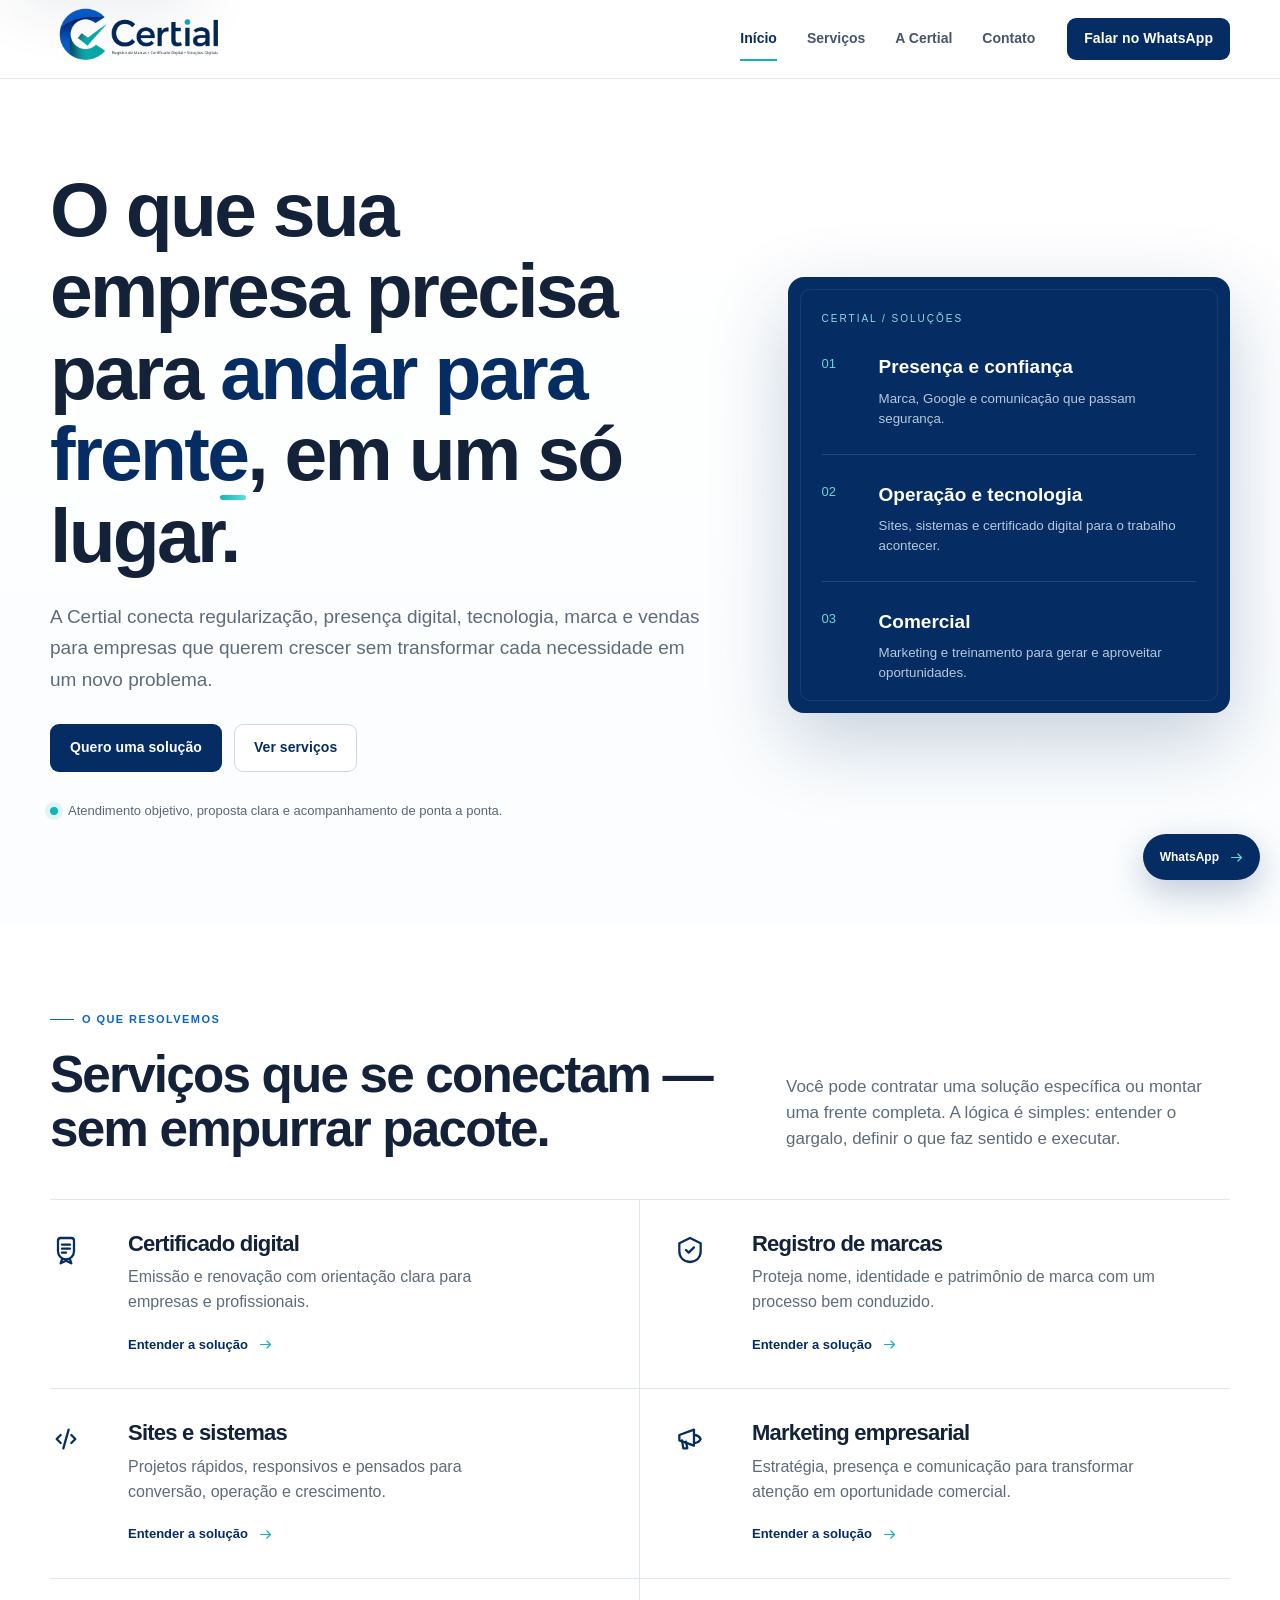
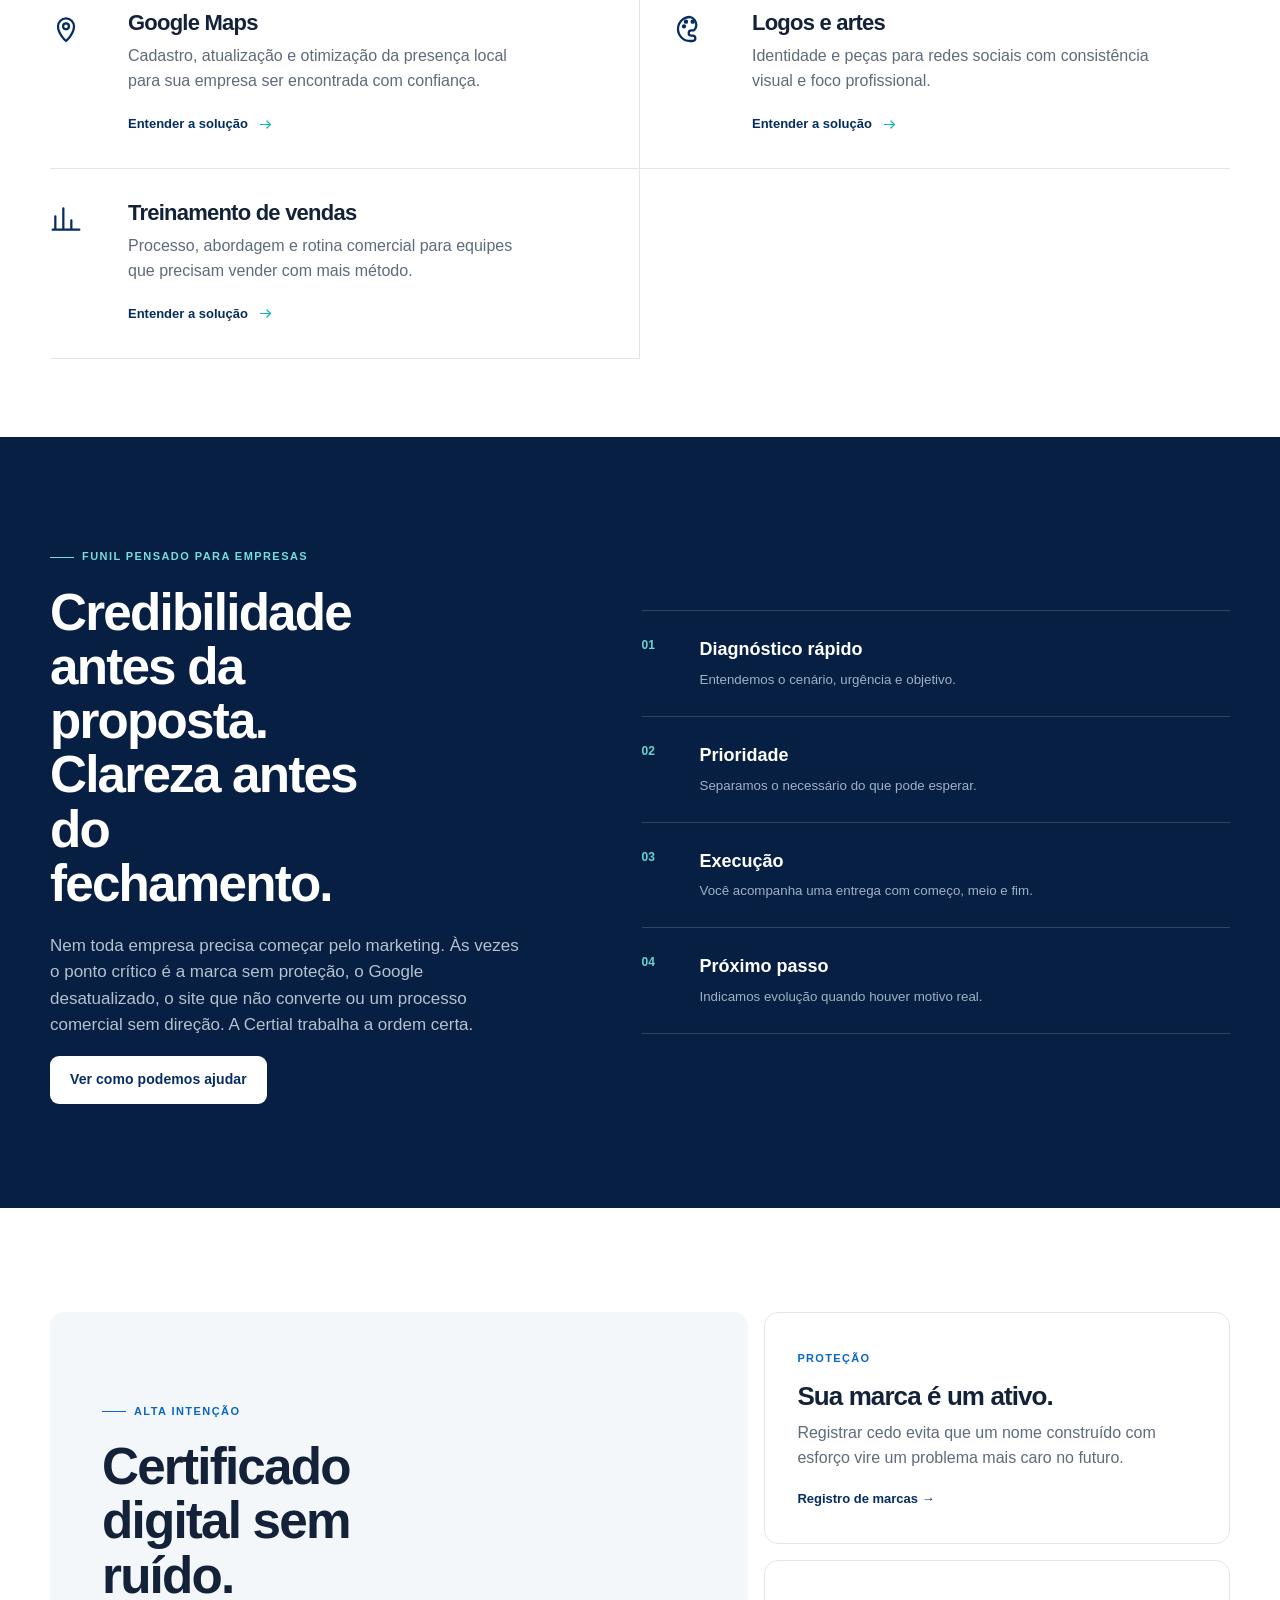
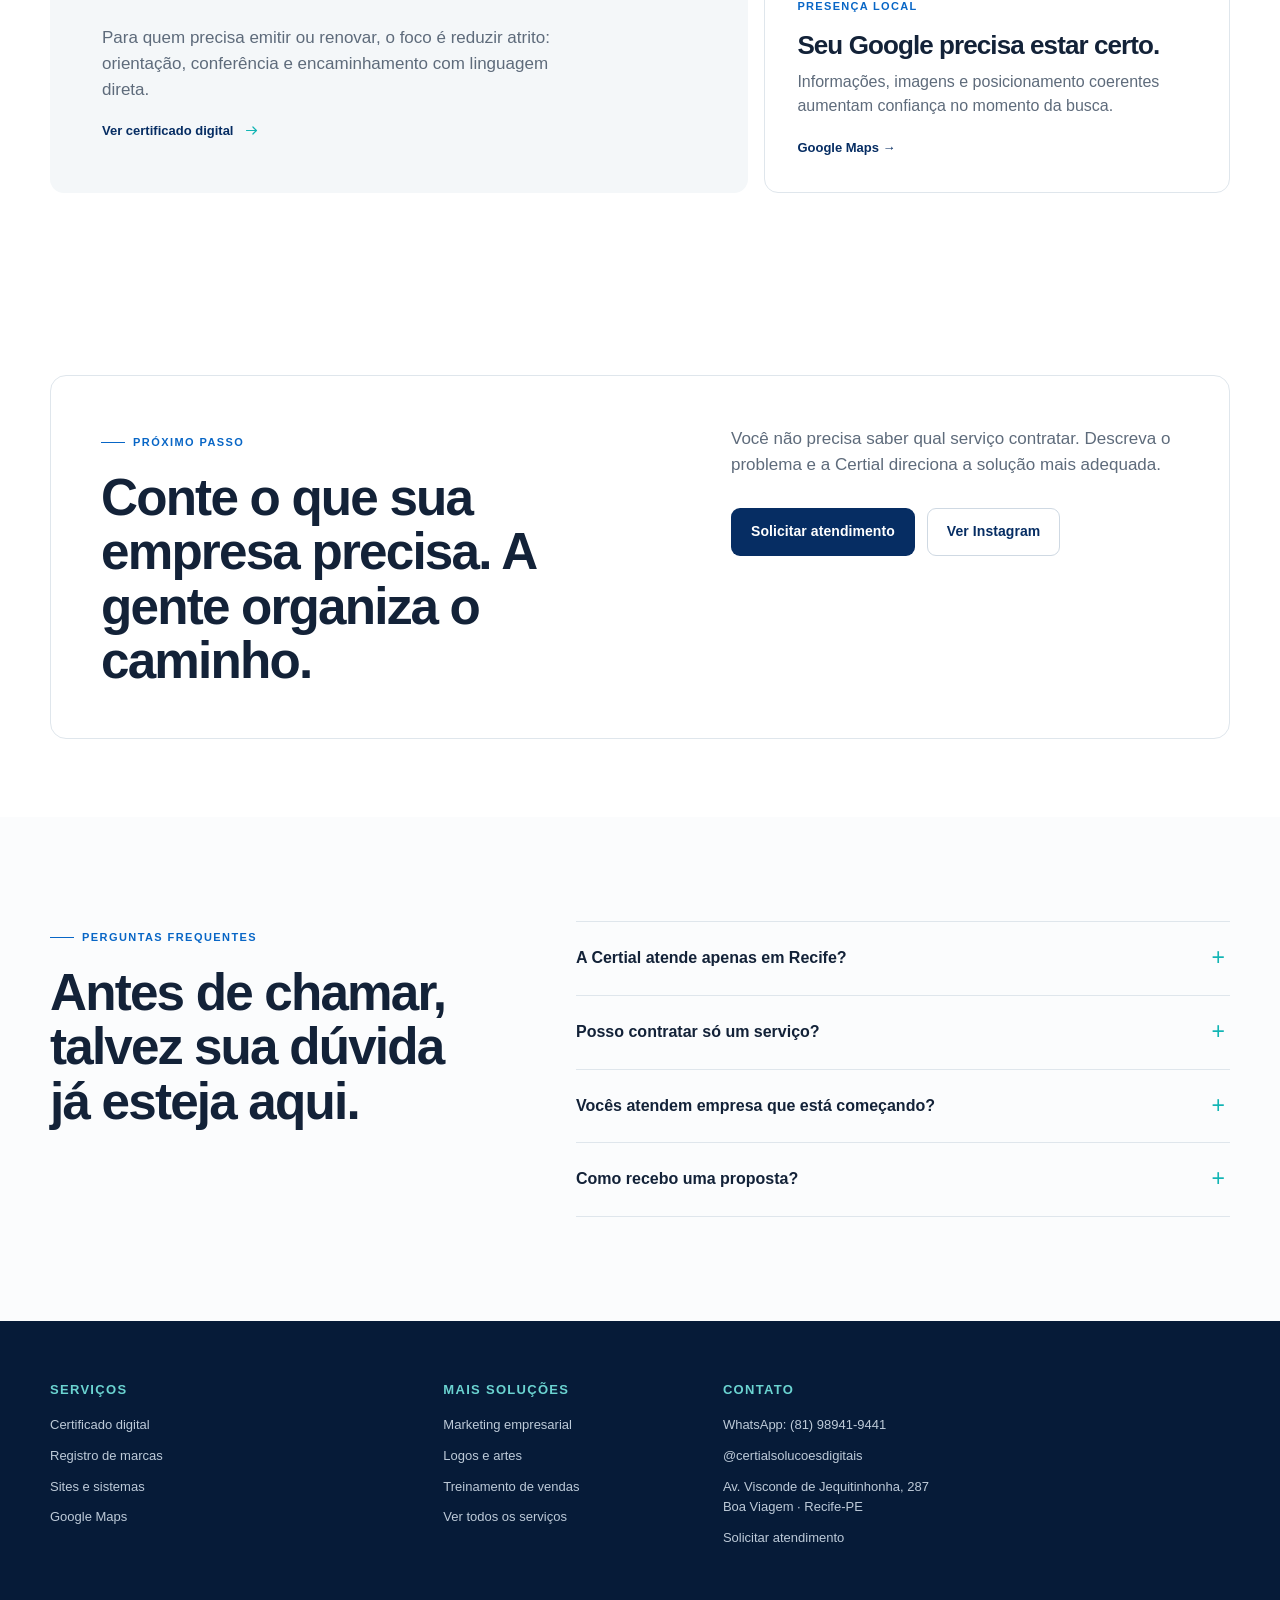
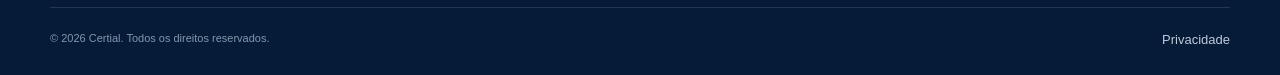
<file: index.html>
<!doctype html>
<html lang="pt-BR">
<head>
  <meta charset="utf-8">
  <meta name="viewport" content="width=device-width, initial-scale=1">
  <title>Certial</title>
  <meta name="description" content="Certificado digital, registro de marcas, sites, sistemas, marketing, Google Maps, identidade visual e treinamento de vendas em uma operação integrada.">
  <meta name="theme-color" content="#062d63">
  <meta name="color-scheme" content="light">
  <link rel="icon" href="favicon.png" type="image/png">
  <link rel="apple-touch-icon" href="icon-192.png">
  <link rel="manifest" href="manifest.webmanifest">
  <link rel="preload" href="logo-transparent.png" as="image">
  <link rel="stylesheet" href="style.css">
  <script type="application/ld+json">{"@context": "https://schema.org", "@type": "ProfessionalService", "name": "Certial", "description": "Soluções digitais: certificado digital, registro de marcas, sites e sistemas, marketing, Google Maps, identidade visual e treinamento de vendas.", "address": {"@type": "PostalAddress", "streetAddress": "Av. Visconde de Jequitinhonha, 287", "addressLocality": "Recife", "addressRegion": "PE", "addressCountry": "BR"}, "sameAs": ["https://www.instagram.com/certialsolucoesdigitais/"], "telephone": "+55 81 98941-9441", "contactPoint": {"@type": "ContactPoint", "telephone": "+55 81 98941-9441", "contactType": "customer service", "availableLanguage": "Portuguese"}}</script>
</head>
<body>
<a class="skip-link" href="#conteudo">Pular para o conteúdo</a>
<header class="site-header" data-header>
  <div class="container nav-shell">
    <a class="brand" href="index.html" aria-label="Certial — início"><img src="logo-transparent.png" alt="Certial" width="270" height="114"></a>
    <nav class="desktop-nav" aria-label="Navegação principal"><a href="index.html" class="is-active">Início</a><a href="servicos.html" class="">Serviços</a><a href="sobre.html" class="">A Certial</a><a href="contato.html" class="">Contato</a></nav>
    <a class="btn btn-primary header-cta" href="https://wa.me/5581989419441?text=Ol%C3%A1%21%20Vim%20pelo%20site%20da%20Certial%20e%20gostaria%20de%20atendimento." target="_blank" rel="noopener">Falar no WhatsApp</a>
    <button class="menu-toggle" type="button" aria-label="Abrir menu" aria-expanded="false" data-menu-toggle><span></span><span></span></button>
  </div>
  <div class="mobile-panel" data-mobile-menu>
    <div class="container mobile-panel-inner"><a href="index.html" class="is-active">Início</a><a href="servicos.html" class="">Serviços</a><a href="sobre.html" class="">A Certial</a><a href="contato.html" class="">Contato</a><a class="btn btn-primary" href="https://wa.me/5581989419441?text=Ol%C3%A1%21%20Vim%20pelo%20site%20da%20Certial%20e%20gostaria%20de%20atendimento." target="_blank" rel="noopener">Falar no WhatsApp</a></div>
  </div>
</header>
<main id="conteudo">
<section class="hero section-pad">
  <div class="container hero-grid">
    <div class="hero-copy reveal">
      <h1>O que sua empresa precisa para <em>andar para frente</em>, em um só lugar.</h1>
      <p class="hero-lead">A Certial conecta regularização, presença digital, tecnologia, marca e vendas para empresas que querem crescer sem transformar cada necessidade em um novo problema.</p>
      <div class="hero-actions"><a class="btn btn-primary" href="contato.html">Quero uma solução</a><a class="btn btn-ghost" href="#servicos">Ver serviços</a></div>
      <div class="hero-note"><span class="status-dot"></span> Atendimento objetivo, proposta clara e acompanhamento de ponta a ponta.</div>
    </div>
    <div class="hero-panel reveal delay-1" aria-label="Visão geral das soluções">
      <div class="panel-kicker">CERTIAL / SOLUÇÕES</div>
      <div class="panel-focus"><span>01</span><strong>Presença e confiança</strong><small>Marca, Google e comunicação que passam segurança.</small></div>
      <div class="panel-line"></div>
      <div class="panel-focus"><span>02</span><strong>Operação e tecnologia</strong><small>Sites, sistemas e certificado digital para o trabalho acontecer.</small></div>
      <div class="panel-line"></div>
      <div class="panel-focus"><span>03</span><strong>Comercial</strong><small>Marketing e treinamento para gerar e aproveitar oportunidades.</small></div>
    </div>
  </div>
</section>

<section class="section-pad compact" id="servicos">
  <div class="container section-heading reveal"><div><span class="eyebrow">O que resolvemos</span><h2>Serviços que se conectam — sem empurrar pacote.</h2></div><p>Você pode contratar uma solução específica ou montar uma frente completa. A lógica é simples: entender o gargalo, definir o que faz sentido e executar.</p></div>
  <div class="container services-grid"><a class="service-card reveal" href="certificado-digital.html"><span class="icon"><svg viewBox="0 0 24 24" aria-hidden="true"><path d="M8 3h8a2 2 0 0 1 2 2v8a6 6 0 1 1-12 0V5a2 2 0 0 1 2-2Z"/><path d="M9 8h6M9 11h6M9 14h3"/><path d="m9 19-1 3 4-2 4 2-1-3"/></svg></span><div><h3>Certificado digital</h3><p>Emissão e renovação com orientação clara para empresas e profissionais.</p><span class="text-link">Entender a solução <span class="icon"><svg viewBox="0 0 24 24" aria-hidden="true"><path d="M5 12h14M14 7l5 5-5 5"/></svg></span></span></div></a><a class="service-card reveal" href="registro-de-marcas.html"><span class="icon"><svg viewBox="0 0 24 24" aria-hidden="true"><path d="M12 3 4 7v6c0 4.6 3.1 7.6 8 8 4.9-.4 8-3.4 8-8V7l-8-4Z"/><path d="m9 12 2 2 4-4"/></svg></span><div><h3>Registro de marcas</h3><p>Proteja nome, identidade e patrimônio de marca com um processo bem conduzido.</p><span class="text-link">Entender a solução <span class="icon"><svg viewBox="0 0 24 24" aria-hidden="true"><path d="M5 12h14M14 7l5 5-5 5"/></svg></span></span></div></a><a class="service-card reveal" href="sites-sistemas.html"><span class="icon"><svg viewBox="0 0 24 24" aria-hidden="true"><path d="m8 9-3 3 3 3M16 9l3 3-3 3M14 5l-4 14"/></svg></span><div><h3>Sites e sistemas</h3><p>Projetos rápidos, responsivos e pensados para conversão, operação e crescimento.</p><span class="text-link">Entender a solução <span class="icon"><svg viewBox="0 0 24 24" aria-hidden="true"><path d="M5 12h14M14 7l5 5-5 5"/></svg></span></span></div></a><a class="service-card reveal" href="marketing.html"><span class="icon"><svg viewBox="0 0 24 24" aria-hidden="true"><path d="M4 13V9l11-4v12L4 13Z"/><path d="M15 9c2 0 4 1 5 3-1 2-3 3-5 3M6 13l1 6h3l-1-5"/></svg></span><div><h3>Marketing empresarial</h3><p>Estratégia, presença e comunicação para transformar atenção em oportunidade comercial.</p><span class="text-link">Entender a solução <span class="icon"><svg viewBox="0 0 24 24" aria-hidden="true"><path d="M5 12h14M14 7l5 5-5 5"/></svg></span></span></div></a><a class="service-card reveal" href="google-maps.html"><span class="icon"><svg viewBox="0 0 24 24" aria-hidden="true"><path d="M12 21s6-5.2 6-11a6 6 0 1 0-12 0c0 5.8 6 11 6 11Z"/><circle cx="12" cy="10" r="2.2"/></svg></span><div><h3>Google Maps</h3><p>Cadastro, atualização e otimização da presença local para sua empresa ser encontrada com confiança.</p><span class="text-link">Entender a solução <span class="icon"><svg viewBox="0 0 24 24" aria-hidden="true"><path d="M5 12h14M14 7l5 5-5 5"/></svg></span></span></div></a><a class="service-card reveal" href="identidade-visual.html"><span class="icon"><svg viewBox="0 0 24 24" aria-hidden="true"><path d="M12 3a9 9 0 1 0 0 18h2a2 2 0 0 0 0-4h-1a2 2 0 0 1 0-4h2a6 6 0 0 0-3-10Z"/><circle cx="7.5" cy="10" r=".8"/><circle cx="9" cy="6.5" r=".8"/><circle cx="14" cy="6.5" r=".8"/></svg></span><div><h3>Logos e artes</h3><p>Identidade e peças para redes sociais com consistência visual e foco profissional.</p><span class="text-link">Entender a solução <span class="icon"><svg viewBox="0 0 24 24" aria-hidden="true"><path d="M5 12h14M14 7l5 5-5 5"/></svg></span></span></div></a><a class="service-card reveal" href="treinamento-vendas.html"><span class="icon"><svg viewBox="0 0 24 24" aria-hidden="true"><path d="M4 20V10M10 20V4M16 20v-7M22 20H2"/></svg></span><div><h3>Treinamento de vendas</h3><p>Processo, abordagem e rotina comercial para equipes que precisam vender com mais método.</p><span class="text-link">Entender a solução <span class="icon"><svg viewBox="0 0 24 24" aria-hidden="true"><path d="M5 12h14M14 7l5 5-5 5"/></svg></span></span></div></a></div>
</section>

<section class="section-pad dark-section">
  <div class="container split-feature">
    <div class="reveal"><span class="eyebrow light">Funil pensado para empresas</span><h2>Credibilidade antes da proposta. Clareza antes do fechamento.</h2><p>Nem toda empresa precisa começar pelo marketing. Às vezes o ponto crítico é a marca sem proteção, o Google desatualizado, o site que não converte ou um processo comercial sem direção. A Certial trabalha a ordem certa.</p><a class="btn btn-light" href="servicos.html">Ver como podemos ajudar</a></div>
    <div class="process-list reveal delay-1">
      <div><b>01</b><span><strong>Diagnóstico rápido</strong><small>Entendemos o cenário, urgência e objetivo.</small></span></div>
      <div><b>02</b><span><strong>Prioridade</strong><small>Separamos o necessário do que pode esperar.</small></span></div>
      <div><b>03</b><span><strong>Execução</strong><small>Você acompanha uma entrega com começo, meio e fim.</small></span></div>
      <div><b>04</b><span><strong>Próximo passo</strong><small>Indicamos evolução quando houver motivo real.</small></span></div>
    </div>
  </div>
</section>

<section class="section-pad">
  <div class="container focus-grid">
    <article class="focus-primary reveal"><span class="eyebrow">Alta intenção</span><h2>Certificado digital sem ruído.</h2><p>Para quem precisa emitir ou renovar, o foco é reduzir atrito: orientação, conferência e encaminhamento com linguagem direta.</p><a class="text-link" href="certificado-digital.html">Ver certificado digital <span class="icon"><svg viewBox="0 0 24 24" aria-hidden="true"><path d="M5 12h14M14 7l5 5-5 5"/></svg></span></a></article>
    <article class="focus-secondary reveal delay-1"><span>Proteção</span><h3>Sua marca é um ativo.</h3><p>Registrar cedo evita que um nome construído com esforço vire um problema mais caro no futuro.</p><a href="registro-de-marcas.html">Registro de marcas →</a></article>
    <article class="focus-secondary reveal delay-2"><span>Presença local</span><h3>Seu Google precisa estar certo.</h3><p>Informações, imagens e posicionamento coerentes aumentam confiança no momento da busca.</p><a href="google-maps.html">Google Maps →</a></article>
  </div>
</section>

<section class="section-pad compact">
 <div class="container two-col-cta reveal">
   <div><span class="eyebrow">Próximo passo</span><h2>Conte o que sua empresa precisa. A gente organiza o caminho.</h2></div>
   <div><p>Você não precisa saber qual serviço contratar. Descreva o problema e a Certial direciona a solução mais adequada.</p><div class="hero-actions"><a class="btn btn-primary" href="contato.html">Solicitar atendimento</a><a class="btn btn-ghost" href="https://www.instagram.com/certialsolucoesdigitais/" target="_blank" rel="noopener">Ver Instagram</a></div></div>
 </div>
</section>

<section class="section-pad faq-section">
  <div class="container faq-wrap">
    <div class="reveal"><span class="eyebrow">Perguntas frequentes</span><h2>Antes de chamar, talvez sua dúvida já esteja aqui.</h2></div>
    <div class="faq-list reveal delay-1">
      <details><summary>A Certial atende apenas em Recife?</summary><p>Não. A base da empresa fica em Boa Viagem, Recife, mas vários serviços podem ser conduzidos de forma digital.</p></details>
      <details><summary>Posso contratar só um serviço?</summary><p>Sim. Cada solução pode ser contratada isoladamente. A combinação de serviços só é sugerida quando fizer sentido para o seu objetivo.</p></details>
      <details><summary>Vocês atendem empresa que está começando?</summary><p>Sim. Também ajudamos negócios em fase inicial a organizar marca, presença digital, site, comunicação e rotina comercial.</p></details>
      <details><summary>Como recebo uma proposta?</summary><p>Entre em contato, explique seu cenário e objetivo. A partir daí a Certial direciona o serviço e os próximos passos.</p></details>
    </div>
  </div>
</section>
</main>
<footer class="site-footer">
  <div class="container footer-grid">
    <div><h3>Serviços</h3><a href="certificado-digital.html">Certificado digital</a><a href="registro-de-marcas.html">Registro de marcas</a><a href="sites-sistemas.html">Sites e sistemas</a><a href="google-maps.html">Google Maps</a></div>
    <div><h3>Mais soluções</h3><a href="marketing.html">Marketing empresarial</a><a href="identidade-visual.html">Logos e artes</a><a href="treinamento-vendas.html">Treinamento de vendas</a><a href="servicos.html">Ver todos os serviços</a></div>
    <div><h3>Contato</h3><a href="https://wa.me/5581989419441?text=Ol%C3%A1%21%20Vim%20pelo%20site%20da%20Certial%20e%20gostaria%20de%20atendimento." target="_blank" rel="noopener">WhatsApp: (81) 98941-9441</a><a href="https://www.instagram.com/certialsolucoesdigitais/" target="_blank" rel="noopener">@certialsolucoesdigitais</a><a href="https://www.google.com/maps/search/?api=1&query=Av.%20Visconde%20de%20Jequitinhonha%20287%2C%20Boa%20Viagem%2C%20Recife%20PE" target="_blank" rel="noopener">Av. Visconde de Jequitinhonha, 287<br>Boa Viagem · Recife-PE</a><a href="contato.html">Solicitar atendimento</a></div>
  </div>
  <div class="container footer-bottom"><span>© <span data-year></span> Certial. Todos os direitos reservados.</span><a href="privacidade.html">Privacidade</a></div>
</footer>
<a class="floating-contact" href="https://wa.me/5581989419441?text=Ol%C3%A1%21%20Vim%20pelo%20site%20da%20Certial%20e%20gostaria%20de%20atendimento." target="_blank" rel="noopener" aria-label="Falar com a Certial pelo WhatsApp"><span>WhatsApp</span><span class="icon"><svg viewBox="0 0 24 24" aria-hidden="true"><path d="M5 12h14M14 7l5 5-5 5"/></svg></span></a>
<script src="script.js" defer></script>
</body>
</html>
</file>
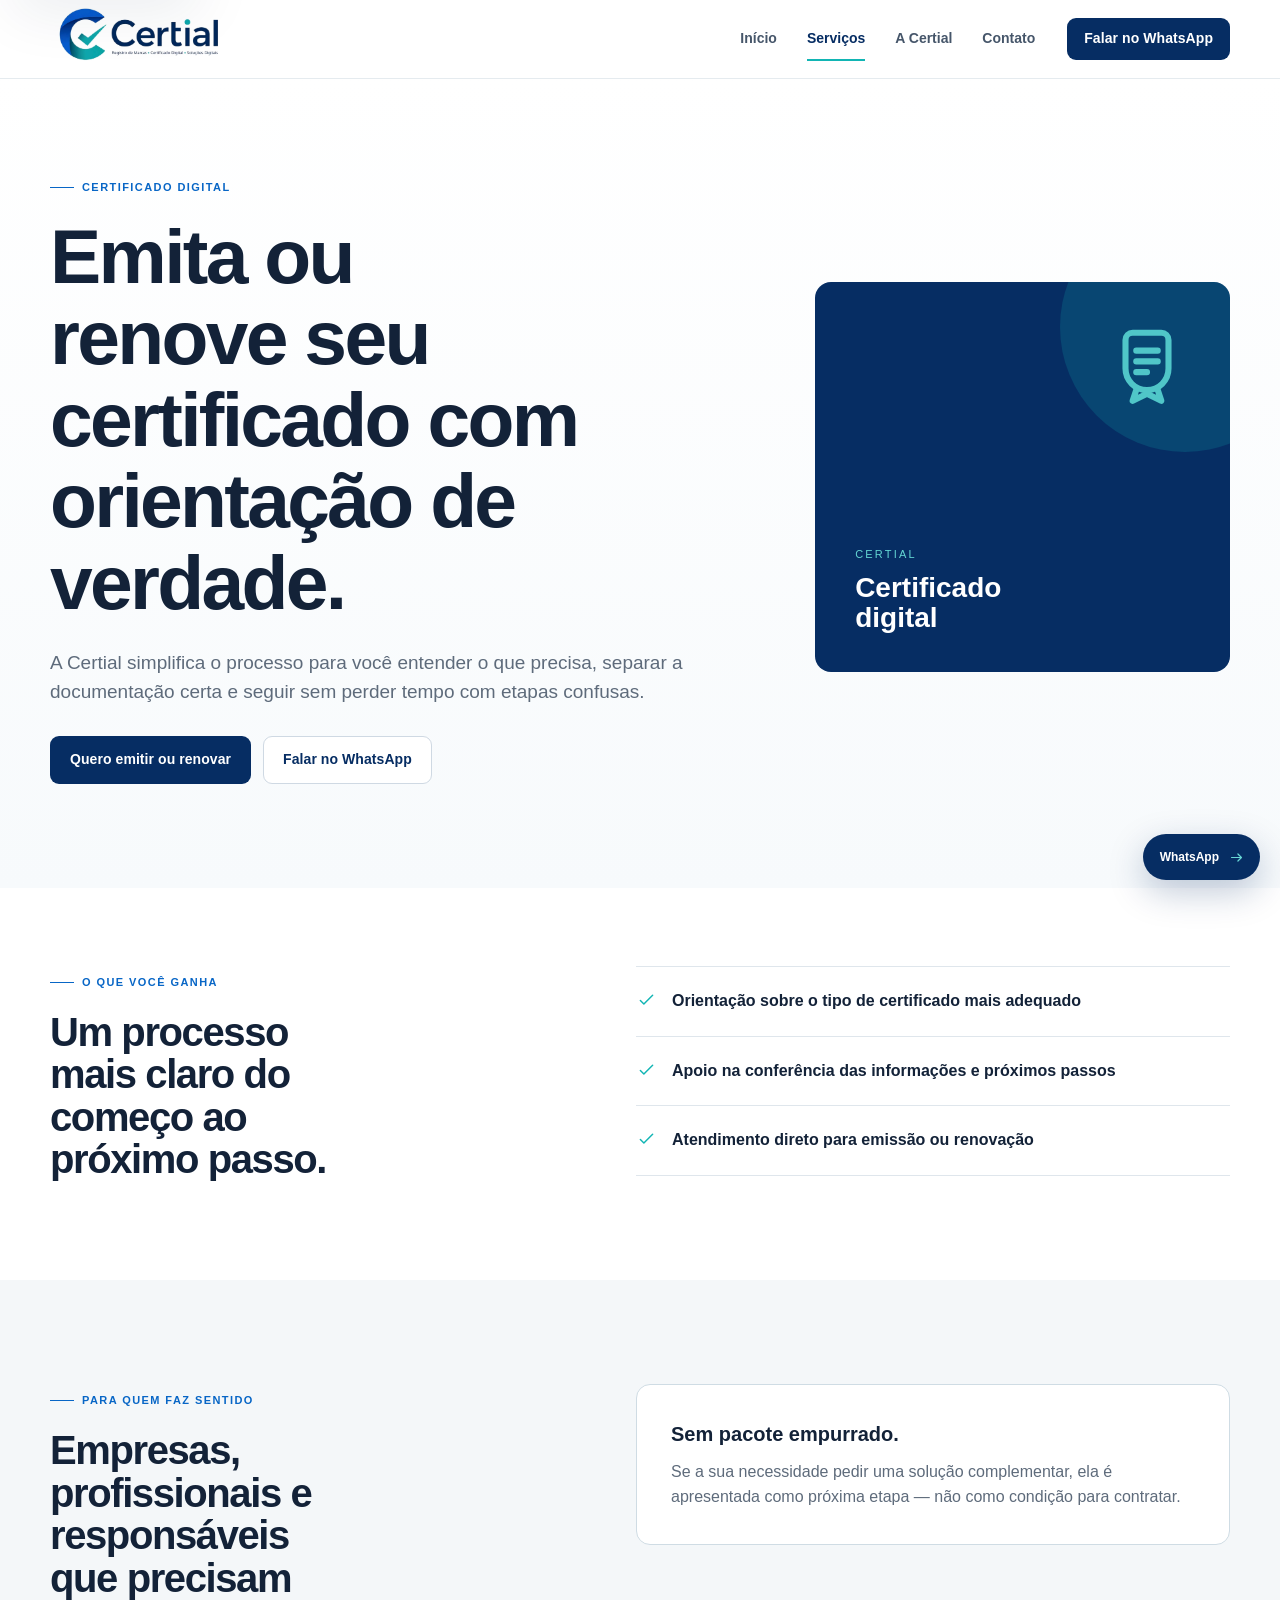
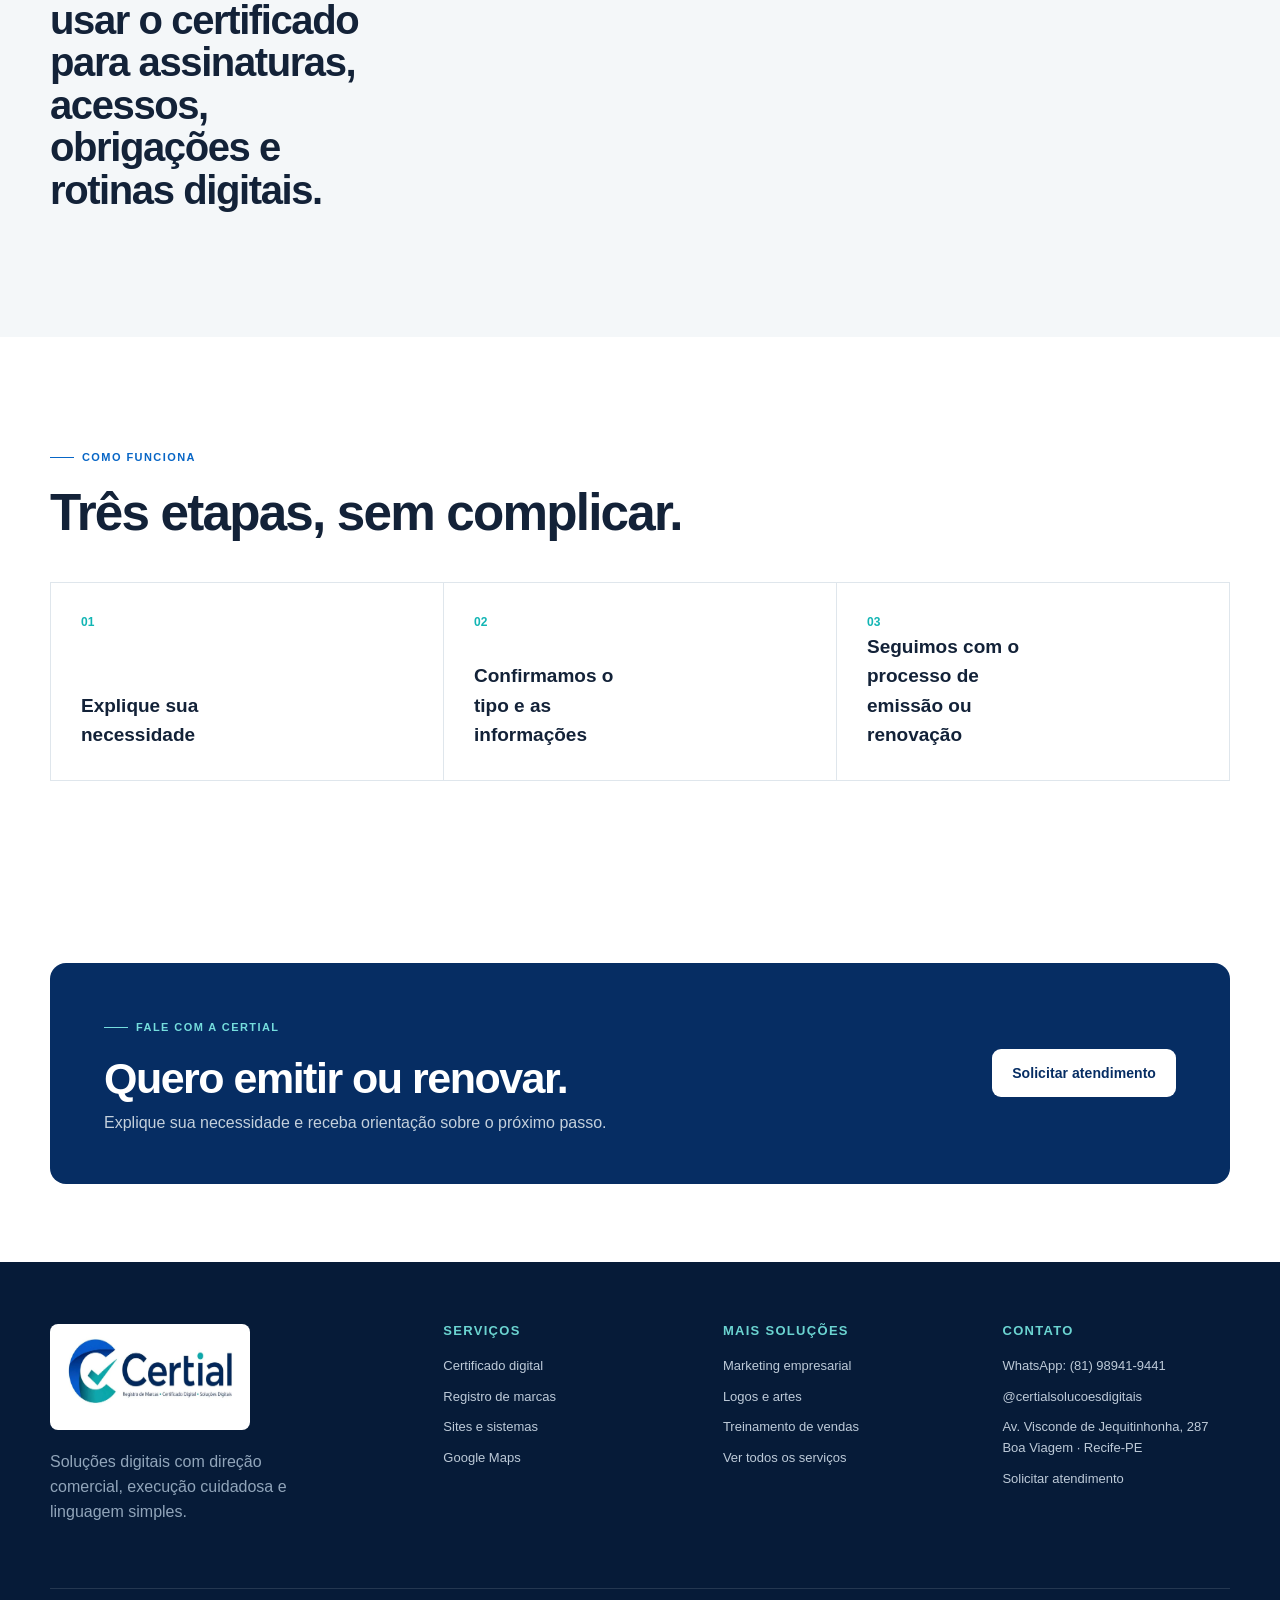
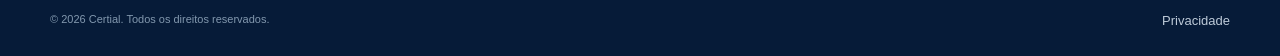
<file: certificado-digital.html>
<!doctype html>
<html lang="pt-BR">
<head>
  <meta charset="utf-8">
  <meta name="viewport" content="width=device-width, initial-scale=1">
  <title>Certificado digital | Certial</title>
  <meta name="description" content="A Certial simplifica o processo para você entender o que precisa, separar a documentação certa e seguir sem perder tempo com etapas confusas.">
  <meta name="theme-color" content="#062d63">
  <meta name="color-scheme" content="light">
  <link rel="icon" href="favicon.png" type="image/png">
  <link rel="apple-touch-icon" href="icon-192.png">
  <link rel="manifest" href="manifest.webmanifest">
  <link rel="preload" href="logo-transparent.png" as="image">
  <link rel="stylesheet" href="style.css">
  
</head>
<body>
<a class="skip-link" href="#conteudo">Pular para o conteúdo</a>
<header class="site-header" data-header>
  <div class="container nav-shell">
    <a class="brand" href="index.html" aria-label="Certial — início"><img src="logo-transparent.png" alt="Certial" width="270" height="114"></a>
    <nav class="desktop-nav" aria-label="Navegação principal"><a href="index.html" class="">Início</a><a href="servicos.html" class="is-active">Serviços</a><a href="sobre.html" class="">A Certial</a><a href="contato.html" class="">Contato</a></nav>
    <a class="btn btn-primary header-cta" href="https://wa.me/5581989419441?text=Ol%C3%A1%21%20Vim%20pelo%20site%20da%20Certial%20e%20gostaria%20de%20atendimento." target="_blank" rel="noopener">Falar no WhatsApp</a>
    <button class="menu-toggle" type="button" aria-label="Abrir menu" aria-expanded="false" data-menu-toggle><span></span><span></span></button>
  </div>
  <div class="mobile-panel" data-mobile-menu>
    <div class="container mobile-panel-inner"><a href="index.html" class="">Início</a><a href="servicos.html" class="is-active">Serviços</a><a href="sobre.html" class="">A Certial</a><a href="contato.html" class="">Contato</a><a class="btn btn-primary" href="https://wa.me/5581989419441?text=Ol%C3%A1%21%20Vim%20pelo%20site%20da%20Certial%20e%20gostaria%20de%20atendimento." target="_blank" rel="noopener">Falar no WhatsApp</a></div>
  </div>
</header>
<main id="conteudo">
<section class="service-hero section-pad"><div class="container service-hero-grid"><div class="reveal"><span class="eyebrow">Certificado digital</span><h1>Emita ou renove seu certificado com orientação de verdade.</h1><p>A Certial simplifica o processo para você entender o que precisa, separar a documentação certa e seguir sem perder tempo com etapas confusas.</p><div class="hero-actions"><a class="btn btn-primary" href="contato.html?interesse=certificado-digital">Quero emitir ou renovar</a><a class="btn btn-ghost" href="https://wa.me/5581989419441?text=Ol%C3%A1%21%20Vim%20pelo%20site%20da%20Certial%20e%20gostaria%20de%20atendimento." target="_blank" rel="noopener">Falar no WhatsApp</a></div></div><div class="service-symbol reveal delay-1"><span class="icon"><svg viewBox="0 0 24 24" aria-hidden="true"><path d="M8 3h8a2 2 0 0 1 2 2v8a6 6 0 1 1-12 0V5a2 2 0 0 1 2-2Z"/><path d="M9 8h6M9 11h6M9 14h3"/><path d="m9 19-1 3 4-2 4 2-1-3"/></svg></span><span>CERTIAL</span><small>Certificado digital</small></div></div></section>
<section class="section-pad compact"><div class="container service-detail-grid"><div class="reveal"><span class="eyebrow">O que você ganha</span><h2>Um processo mais claro do começo ao próximo passo.</h2></div><ul class="benefit-list reveal delay-1"><li><span class="icon"><svg viewBox="0 0 24 24" aria-hidden="true"><path d="m5 12 4 4L19 6"/></svg></span><span>Orientação sobre o tipo de certificado mais adequado</span></li><li><span class="icon"><svg viewBox="0 0 24 24" aria-hidden="true"><path d="m5 12 4 4L19 6"/></svg></span><span>Apoio na conferência das informações e próximos passos</span></li><li><span class="icon"><svg viewBox="0 0 24 24" aria-hidden="true"><path d="m5 12 4 4L19 6"/></svg></span><span>Atendimento direto para emissão ou renovação</span></li></ul></div></section>
<section class="section-pad soft-section"><div class="container service-detail-grid"><div class="reveal"><span class="eyebrow">Para quem faz sentido</span><h2>Empresas, profissionais e responsáveis que precisam usar o certificado para assinaturas, acessos, obrigações e rotinas digitais.</h2></div><div class="mini-callout reveal delay-1"><strong>Sem pacote empurrado.</strong><p>Se a sua necessidade pedir uma solução complementar, ela é apresentada como próxima etapa — não como condição para contratar.</p></div></div></section>
<section class="section-pad"><div class="container"><div class="section-heading reveal"><div><span class="eyebrow">Como funciona</span><h2>Três etapas, sem complicar.</h2></div></div><div class="steps-horizontal reveal delay-1"><div><b>01</b><span>Explique sua necessidade</span></div><div><b>02</b><span>Confirmamos o tipo e as informações</span></div><div><b>03</b><span>Seguimos com o processo de emissão ou renovação</span></div></div></div></section>
<section class="section-pad compact"><div class="container final-cta reveal"><div><span class="eyebrow light">Fale com a Certial</span><h2>Quero emitir ou renovar.</h2><p>Explique sua necessidade e receba orientação sobre o próximo passo.</p></div><a class="btn btn-light" href="contato.html?interesse=certificado-digital">Solicitar atendimento</a></div></section>
</main>
<footer class="site-footer">
  <div class="container footer-grid">
    <div class="footer-brand"><img src="logo.webp" alt="Certial" width="250" height="106"><p>Soluções digitais com direção comercial, execução cuidadosa e linguagem simples.</p></div>
    <div><h3>Serviços</h3><a href="certificado-digital.html">Certificado digital</a><a href="registro-de-marcas.html">Registro de marcas</a><a href="sites-sistemas.html">Sites e sistemas</a><a href="google-maps.html">Google Maps</a></div>
    <div><h3>Mais soluções</h3><a href="marketing.html">Marketing empresarial</a><a href="identidade-visual.html">Logos e artes</a><a href="treinamento-vendas.html">Treinamento de vendas</a><a href="servicos.html">Ver todos os serviços</a></div>
    <div><h3>Contato</h3><a href="https://wa.me/5581989419441?text=Ol%C3%A1%21%20Vim%20pelo%20site%20da%20Certial%20e%20gostaria%20de%20atendimento." target="_blank" rel="noopener">WhatsApp: (81) 98941-9441</a><a href="https://www.instagram.com/certialsolucoesdigitais/" target="_blank" rel="noopener">@certialsolucoesdigitais</a><a href="https://www.google.com/maps/search/?api=1&query=Av.%20Visconde%20de%20Jequitinhonha%20287%2C%20Boa%20Viagem%2C%20Recife%20PE" target="_blank" rel="noopener">Av. Visconde de Jequitinhonha, 287<br>Boa Viagem · Recife-PE</a><a href="contato.html">Solicitar atendimento</a></div>
  </div>
  <div class="container footer-bottom"><span>© <span data-year></span> Certial. Todos os direitos reservados.</span><a href="privacidade.html">Privacidade</a></div>
</footer>
<a class="floating-contact" href="https://wa.me/5581989419441?text=Ol%C3%A1%21%20Vim%20pelo%20site%20da%20Certial%20e%20gostaria%20de%20atendimento." target="_blank" rel="noopener" aria-label="Falar com a Certial pelo WhatsApp"><span>WhatsApp</span><span class="icon"><svg viewBox="0 0 24 24" aria-hidden="true"><path d="M5 12h14M14 7l5 5-5 5"/></svg></span></a>
<script src="script.js" defer></script>
</body>
</html>
</file>
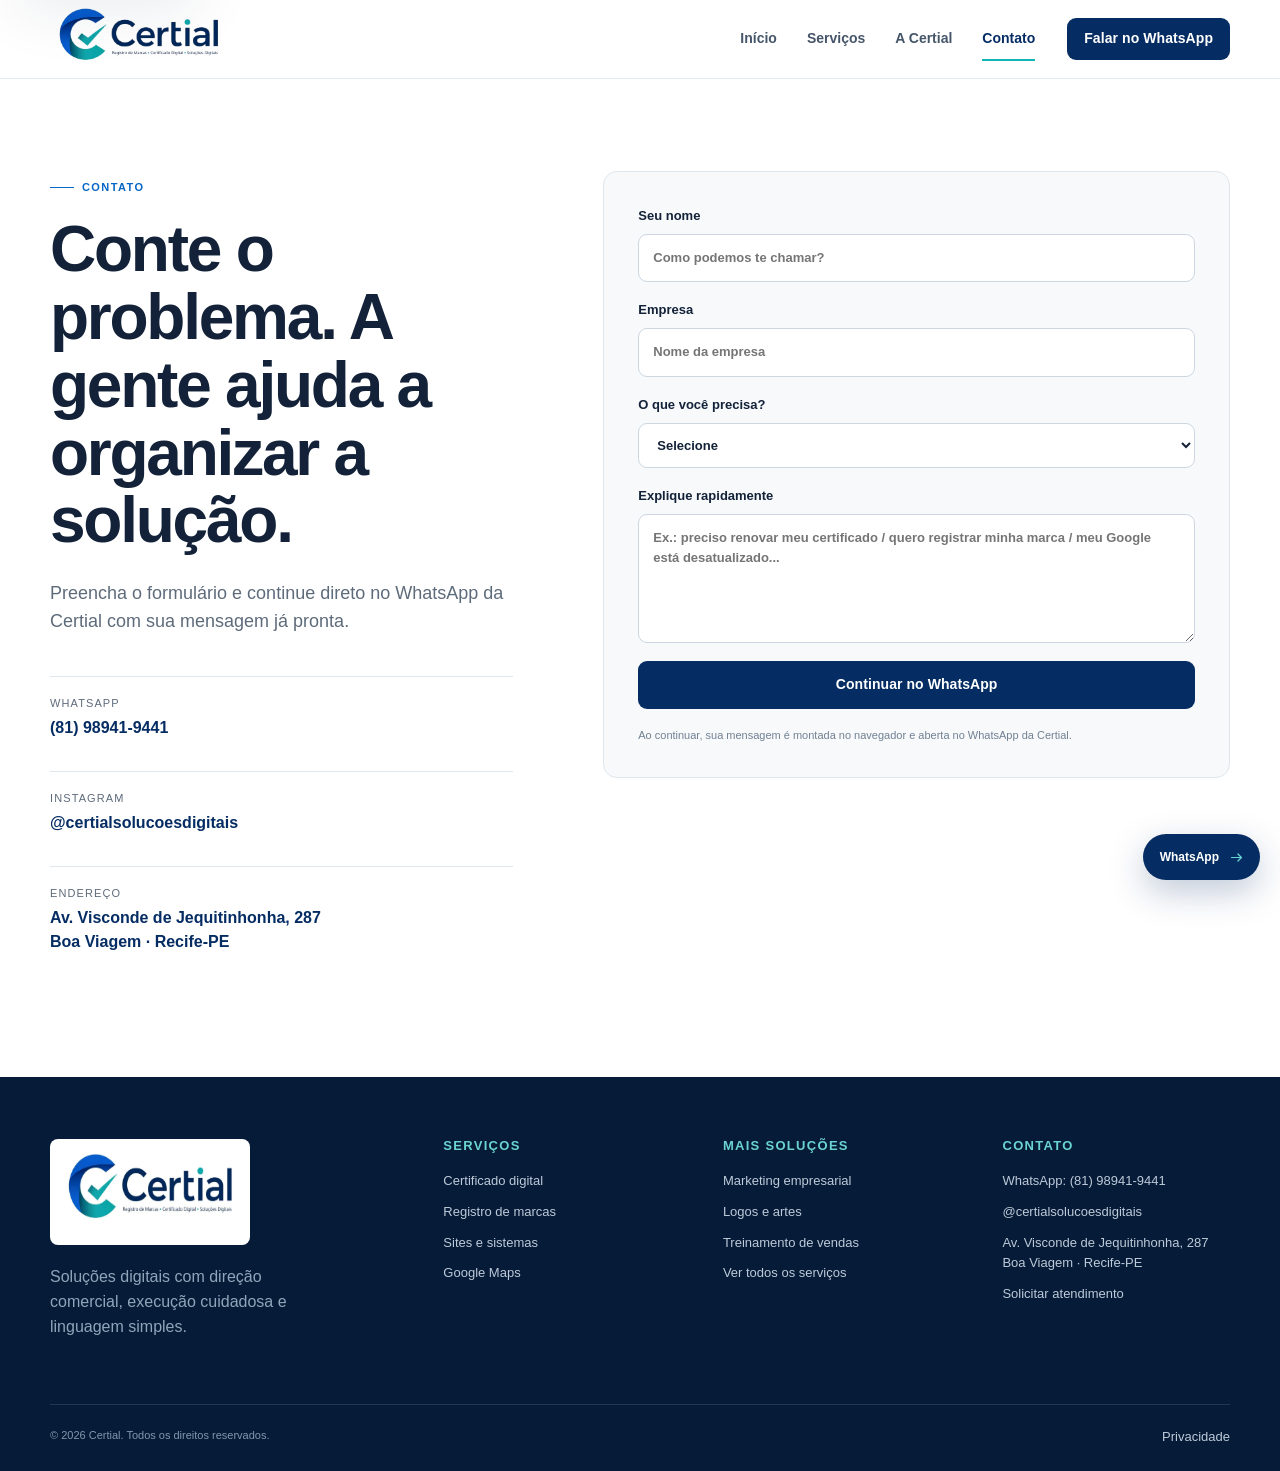
<file: contato.html>
<!doctype html>
<html lang="pt-BR">
<head>
  <meta charset="utf-8">
  <meta name="viewport" content="width=device-width, initial-scale=1">
  <title>Contato | Certial</title>
  <meta name="description" content="Fale com a Certial sobre certificado digital, registro de marcas, sites, marketing, Google Maps, identidade visual e vendas.">
  <meta name="theme-color" content="#062d63">
  <meta name="color-scheme" content="light">
  <link rel="icon" href="favicon.png" type="image/png">
  <link rel="apple-touch-icon" href="icon-192.png">
  <link rel="manifest" href="manifest.webmanifest">
  <link rel="preload" href="logo-transparent.png" as="image">
  <link rel="stylesheet" href="style.css">
  
</head>
<body>
<a class="skip-link" href="#conteudo">Pular para o conteúdo</a>
<header class="site-header" data-header>
  <div class="container nav-shell">
    <a class="brand" href="index.html" aria-label="Certial — início"><img src="logo-transparent.png" alt="Certial" width="270" height="114"></a>
    <nav class="desktop-nav" aria-label="Navegação principal"><a href="index.html" class="">Início</a><a href="servicos.html" class="">Serviços</a><a href="sobre.html" class="">A Certial</a><a href="contato.html" class="is-active">Contato</a></nav>
    <a class="btn btn-primary header-cta" href="https://wa.me/5581989419441?text=Ol%C3%A1%21%20Vim%20pelo%20site%20da%20Certial%20e%20gostaria%20de%20atendimento." target="_blank" rel="noopener">Falar no WhatsApp</a>
    <button class="menu-toggle" type="button" aria-label="Abrir menu" aria-expanded="false" data-menu-toggle><span></span><span></span></button>
  </div>
  <div class="mobile-panel" data-mobile-menu>
    <div class="container mobile-panel-inner"><a href="index.html" class="">Início</a><a href="servicos.html" class="">Serviços</a><a href="sobre.html" class="">A Certial</a><a href="contato.html" class="is-active">Contato</a><a class="btn btn-primary" href="https://wa.me/5581989419441?text=Ol%C3%A1%21%20Vim%20pelo%20site%20da%20Certial%20e%20gostaria%20de%20atendimento." target="_blank" rel="noopener">Falar no WhatsApp</a></div>
  </div>
</header>
<main id="conteudo">
<section class="contact-hero section-pad"><div class="container contact-grid"><div class="reveal"><span class="eyebrow">Contato</span><h1>Conte o problema. A gente ajuda a organizar a solução.</h1><p>Preencha o formulário e continue direto no WhatsApp da Certial com sua mensagem já pronta.</p><div class="contact-meta"><a href="https://wa.me/5581989419441?text=Ol%C3%A1%21%20Vim%20pelo%20site%20da%20Certial%20e%20gostaria%20de%20atendimento." target="_blank" rel="noopener"><span>WhatsApp</span><strong>(81) 98941-9441</strong></a><a href="https://www.instagram.com/certialsolucoesdigitais/" target="_blank" rel="noopener"><span>Instagram</span><strong>@certialsolucoesdigitais</strong></a><a href="https://www.google.com/maps/search/?api=1&query=Av.%20Visconde%20de%20Jequitinhonha%20287%2C%20Boa%20Viagem%2C%20Recife%20PE" target="_blank" rel="noopener"><span>Endereço</span><strong>Av. Visconde de Jequitinhonha, 287<br>Boa Viagem · Recife-PE</strong></a></div></div><form class="lead-form reveal delay-1" data-lead-form><label>Seu nome<input type="text" name="nome" autocomplete="name" required placeholder="Como podemos te chamar?"></label><label>Empresa<input type="text" name="empresa" autocomplete="organization" placeholder="Nome da empresa"></label><label>O que você precisa?<select name="interesse" required><option value="">Selecione</option><option>Certificado digital</option><option>Registro de marcas</option><option>Site ou sistema</option><option>Marketing empresarial</option><option>Google Maps</option><option>Logo e artes</option><option>Treinamento de vendas</option><option>Não sei ainda</option></select></label><label>Explique rapidamente<textarea name="mensagem" rows="5" placeholder="Ex.: preciso renovar meu certificado / quero registrar minha marca / meu Google está desatualizado..."></textarea></label><button class="btn btn-primary btn-full" type="submit">Continuar no WhatsApp</button><small>Ao continuar, sua mensagem é montada no navegador e aberta no WhatsApp da Certial.</small></form></div></section>
</main>
<footer class="site-footer">
  <div class="container footer-grid">
    <div class="footer-brand"><img src="logo.webp" alt="Certial" width="250" height="106"><p>Soluções digitais com direção comercial, execução cuidadosa e linguagem simples.</p></div>
    <div><h3>Serviços</h3><a href="certificado-digital.html">Certificado digital</a><a href="registro-de-marcas.html">Registro de marcas</a><a href="sites-sistemas.html">Sites e sistemas</a><a href="google-maps.html">Google Maps</a></div>
    <div><h3>Mais soluções</h3><a href="marketing.html">Marketing empresarial</a><a href="identidade-visual.html">Logos e artes</a><a href="treinamento-vendas.html">Treinamento de vendas</a><a href="servicos.html">Ver todos os serviços</a></div>
    <div><h3>Contato</h3><a href="https://wa.me/5581989419441?text=Ol%C3%A1%21%20Vim%20pelo%20site%20da%20Certial%20e%20gostaria%20de%20atendimento." target="_blank" rel="noopener">WhatsApp: (81) 98941-9441</a><a href="https://www.instagram.com/certialsolucoesdigitais/" target="_blank" rel="noopener">@certialsolucoesdigitais</a><a href="https://www.google.com/maps/search/?api=1&query=Av.%20Visconde%20de%20Jequitinhonha%20287%2C%20Boa%20Viagem%2C%20Recife%20PE" target="_blank" rel="noopener">Av. Visconde de Jequitinhonha, 287<br>Boa Viagem · Recife-PE</a><a href="contato.html">Solicitar atendimento</a></div>
  </div>
  <div class="container footer-bottom"><span>© <span data-year></span> Certial. Todos os direitos reservados.</span><a href="privacidade.html">Privacidade</a></div>
</footer>
<a class="floating-contact" href="https://wa.me/5581989419441?text=Ol%C3%A1%21%20Vim%20pelo%20site%20da%20Certial%20e%20gostaria%20de%20atendimento." target="_blank" rel="noopener" aria-label="Falar com a Certial pelo WhatsApp"><span>WhatsApp</span><span class="icon"><svg viewBox="0 0 24 24" aria-hidden="true"><path d="M5 12h14M14 7l5 5-5 5"/></svg></span></a>
<script src="script.js" defer></script>
</body>
</html>
</file>
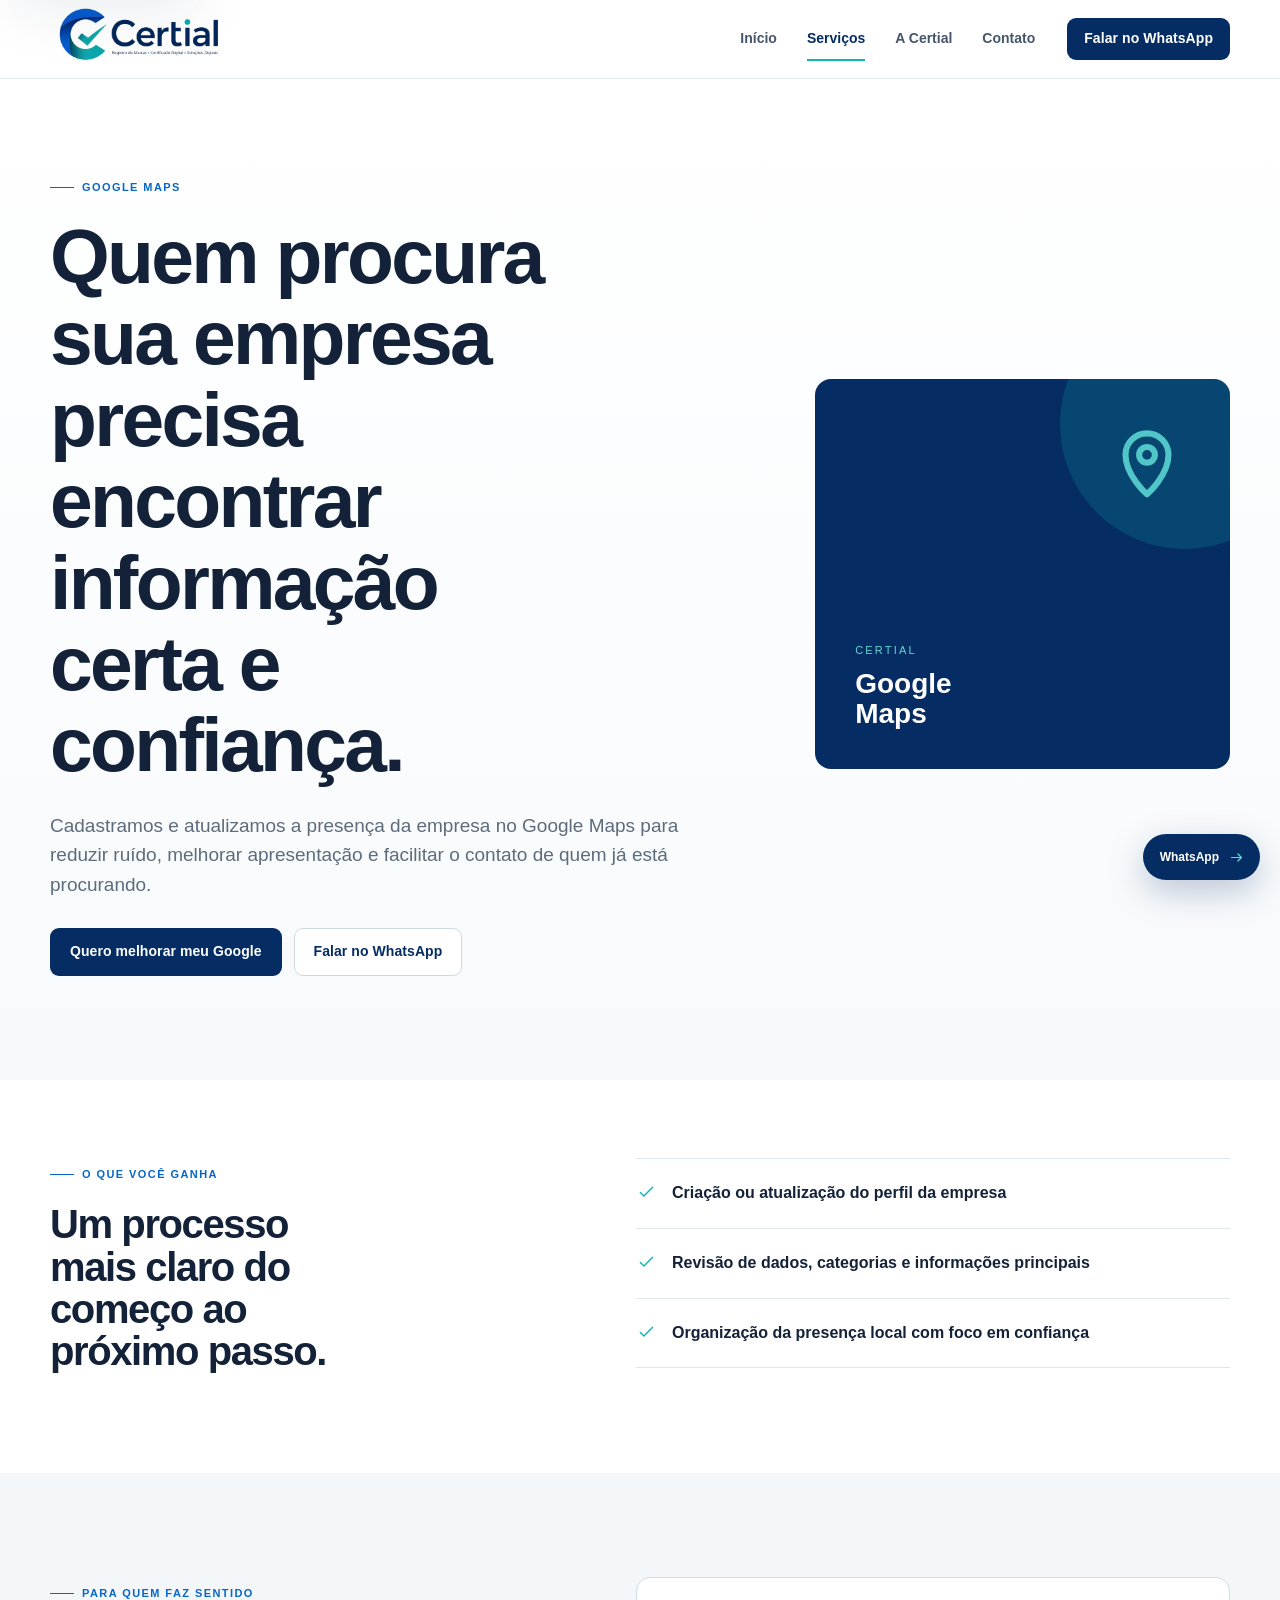
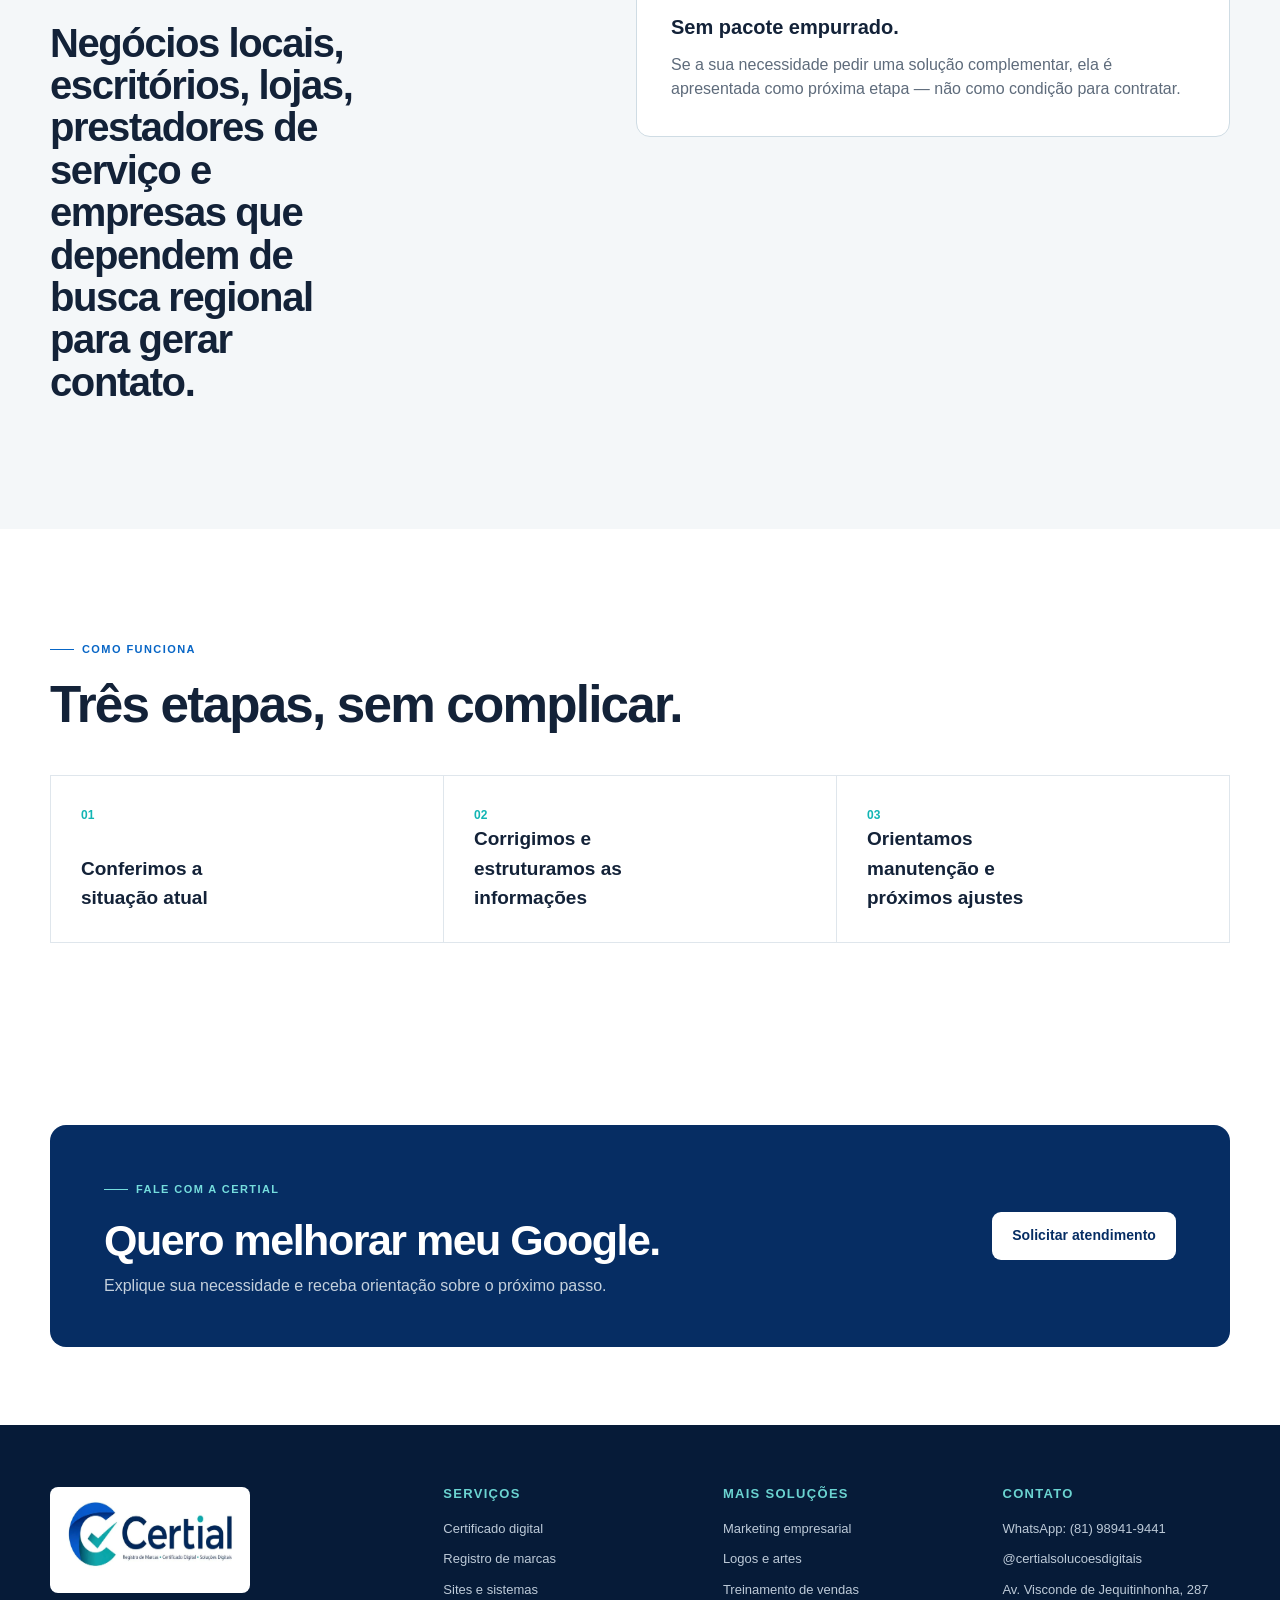
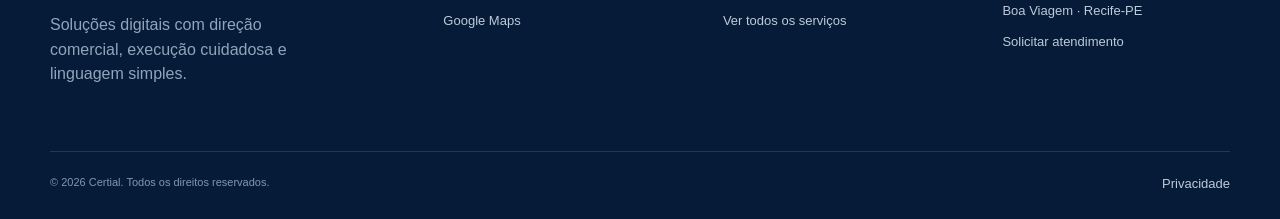
<file: google-maps.html>
<!doctype html>
<html lang="pt-BR">
<head>
  <meta charset="utf-8">
  <meta name="viewport" content="width=device-width, initial-scale=1">
  <title>Google Maps | Certial</title>
  <meta name="description" content="Cadastramos e atualizamos a presença da empresa no Google Maps para reduzir ruído, melhorar apresentação e facilitar o contato de quem já está procurando.">
  <meta name="theme-color" content="#062d63">
  <meta name="color-scheme" content="light">
  <link rel="icon" href="favicon.png" type="image/png">
  <link rel="apple-touch-icon" href="icon-192.png">
  <link rel="manifest" href="manifest.webmanifest">
  <link rel="preload" href="logo-transparent.png" as="image">
  <link rel="stylesheet" href="style.css">
  
</head>
<body>
<a class="skip-link" href="#conteudo">Pular para o conteúdo</a>
<header class="site-header" data-header>
  <div class="container nav-shell">
    <a class="brand" href="index.html" aria-label="Certial — início"><img src="logo-transparent.png" alt="Certial" width="270" height="114"></a>
    <nav class="desktop-nav" aria-label="Navegação principal"><a href="index.html" class="">Início</a><a href="servicos.html" class="is-active">Serviços</a><a href="sobre.html" class="">A Certial</a><a href="contato.html" class="">Contato</a></nav>
    <a class="btn btn-primary header-cta" href="https://wa.me/5581989419441?text=Ol%C3%A1%21%20Vim%20pelo%20site%20da%20Certial%20e%20gostaria%20de%20atendimento." target="_blank" rel="noopener">Falar no WhatsApp</a>
    <button class="menu-toggle" type="button" aria-label="Abrir menu" aria-expanded="false" data-menu-toggle><span></span><span></span></button>
  </div>
  <div class="mobile-panel" data-mobile-menu>
    <div class="container mobile-panel-inner"><a href="index.html" class="">Início</a><a href="servicos.html" class="is-active">Serviços</a><a href="sobre.html" class="">A Certial</a><a href="contato.html" class="">Contato</a><a class="btn btn-primary" href="https://wa.me/5581989419441?text=Ol%C3%A1%21%20Vim%20pelo%20site%20da%20Certial%20e%20gostaria%20de%20atendimento." target="_blank" rel="noopener">Falar no WhatsApp</a></div>
  </div>
</header>
<main id="conteudo">
<section class="service-hero section-pad"><div class="container service-hero-grid"><div class="reveal"><span class="eyebrow">Google Maps</span><h1>Quem procura sua empresa precisa encontrar informação certa e confiança.</h1><p>Cadastramos e atualizamos a presença da empresa no Google Maps para reduzir ruído, melhorar apresentação e facilitar o contato de quem já está procurando.</p><div class="hero-actions"><a class="btn btn-primary" href="contato.html?interesse=google-maps">Quero melhorar meu Google</a><a class="btn btn-ghost" href="https://wa.me/5581989419441?text=Ol%C3%A1%21%20Vim%20pelo%20site%20da%20Certial%20e%20gostaria%20de%20atendimento." target="_blank" rel="noopener">Falar no WhatsApp</a></div></div><div class="service-symbol reveal delay-1"><span class="icon"><svg viewBox="0 0 24 24" aria-hidden="true"><path d="M12 21s6-5.2 6-11a6 6 0 1 0-12 0c0 5.8 6 11 6 11Z"/><circle cx="12" cy="10" r="2.2"/></svg></span><span>CERTIAL</span><small>Google Maps</small></div></div></section>
<section class="section-pad compact"><div class="container service-detail-grid"><div class="reveal"><span class="eyebrow">O que você ganha</span><h2>Um processo mais claro do começo ao próximo passo.</h2></div><ul class="benefit-list reveal delay-1"><li><span class="icon"><svg viewBox="0 0 24 24" aria-hidden="true"><path d="m5 12 4 4L19 6"/></svg></span><span>Criação ou atualização do perfil da empresa</span></li><li><span class="icon"><svg viewBox="0 0 24 24" aria-hidden="true"><path d="m5 12 4 4L19 6"/></svg></span><span>Revisão de dados, categorias e informações principais</span></li><li><span class="icon"><svg viewBox="0 0 24 24" aria-hidden="true"><path d="m5 12 4 4L19 6"/></svg></span><span>Organização da presença local com foco em confiança</span></li></ul></div></section>
<section class="section-pad soft-section"><div class="container service-detail-grid"><div class="reveal"><span class="eyebrow">Para quem faz sentido</span><h2>Negócios locais, escritórios, lojas, prestadores de serviço e empresas que dependem de busca regional para gerar contato.</h2></div><div class="mini-callout reveal delay-1"><strong>Sem pacote empurrado.</strong><p>Se a sua necessidade pedir uma solução complementar, ela é apresentada como próxima etapa — não como condição para contratar.</p></div></div></section>
<section class="section-pad"><div class="container"><div class="section-heading reveal"><div><span class="eyebrow">Como funciona</span><h2>Três etapas, sem complicar.</h2></div></div><div class="steps-horizontal reveal delay-1"><div><b>01</b><span>Conferimos a situação atual</span></div><div><b>02</b><span>Corrigimos e estruturamos as informações</span></div><div><b>03</b><span>Orientamos manutenção e próximos ajustes</span></div></div></div></section>
<section class="section-pad compact"><div class="container final-cta reveal"><div><span class="eyebrow light">Fale com a Certial</span><h2>Quero melhorar meu Google.</h2><p>Explique sua necessidade e receba orientação sobre o próximo passo.</p></div><a class="btn btn-light" href="contato.html?interesse=google-maps">Solicitar atendimento</a></div></section>
</main>
<footer class="site-footer">
  <div class="container footer-grid">
    <div class="footer-brand"><img src="logo.webp" alt="Certial" width="250" height="106"><p>Soluções digitais com direção comercial, execução cuidadosa e linguagem simples.</p></div>
    <div><h3>Serviços</h3><a href="certificado-digital.html">Certificado digital</a><a href="registro-de-marcas.html">Registro de marcas</a><a href="sites-sistemas.html">Sites e sistemas</a><a href="google-maps.html">Google Maps</a></div>
    <div><h3>Mais soluções</h3><a href="marketing.html">Marketing empresarial</a><a href="identidade-visual.html">Logos e artes</a><a href="treinamento-vendas.html">Treinamento de vendas</a><a href="servicos.html">Ver todos os serviços</a></div>
    <div><h3>Contato</h3><a href="https://wa.me/5581989419441?text=Ol%C3%A1%21%20Vim%20pelo%20site%20da%20Certial%20e%20gostaria%20de%20atendimento." target="_blank" rel="noopener">WhatsApp: (81) 98941-9441</a><a href="https://www.instagram.com/certialsolucoesdigitais/" target="_blank" rel="noopener">@certialsolucoesdigitais</a><a href="https://www.google.com/maps/search/?api=1&query=Av.%20Visconde%20de%20Jequitinhonha%20287%2C%20Boa%20Viagem%2C%20Recife%20PE" target="_blank" rel="noopener">Av. Visconde de Jequitinhonha, 287<br>Boa Viagem · Recife-PE</a><a href="contato.html">Solicitar atendimento</a></div>
  </div>
  <div class="container footer-bottom"><span>© <span data-year></span> Certial. Todos os direitos reservados.</span><a href="privacidade.html">Privacidade</a></div>
</footer>
<a class="floating-contact" href="https://wa.me/5581989419441?text=Ol%C3%A1%21%20Vim%20pelo%20site%20da%20Certial%20e%20gostaria%20de%20atendimento." target="_blank" rel="noopener" aria-label="Falar com a Certial pelo WhatsApp"><span>WhatsApp</span><span class="icon"><svg viewBox="0 0 24 24" aria-hidden="true"><path d="M5 12h14M14 7l5 5-5 5"/></svg></span></a>
<script src="script.js" defer></script>
</body>
</html>
</file>
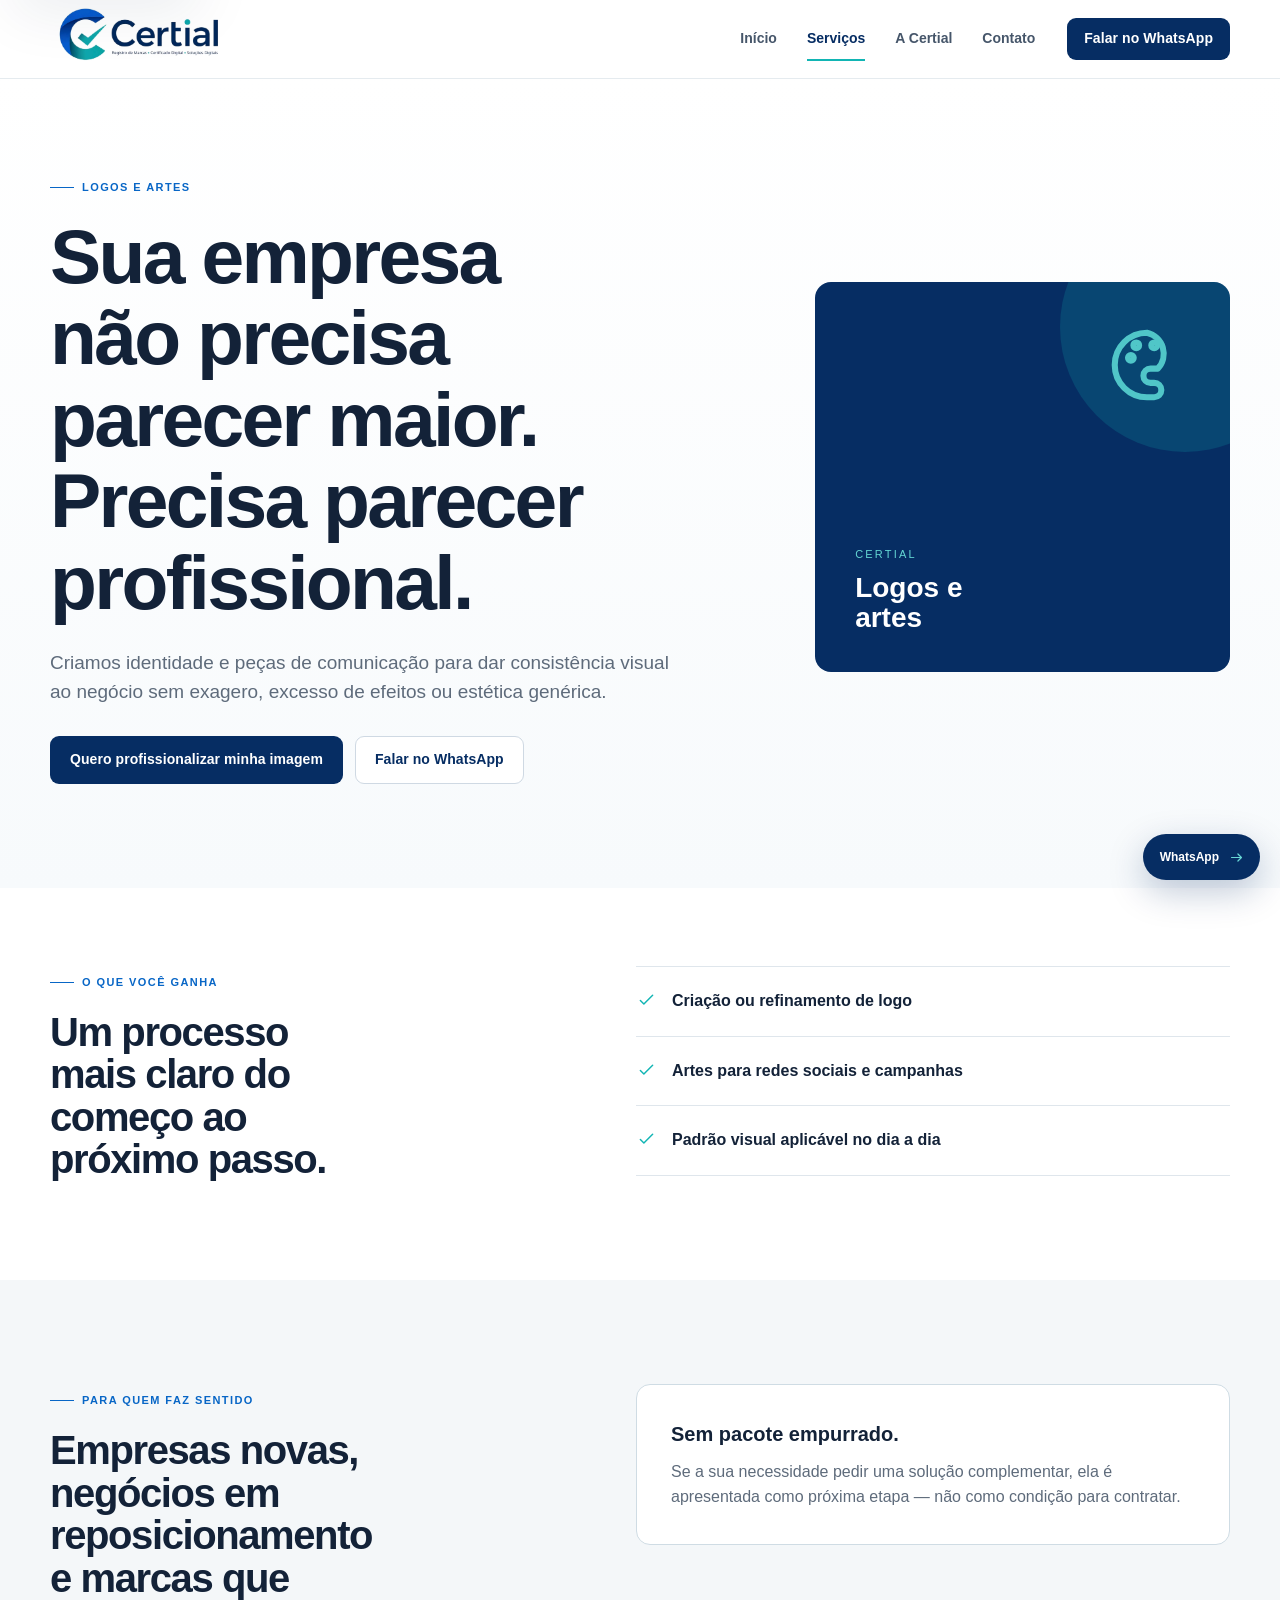
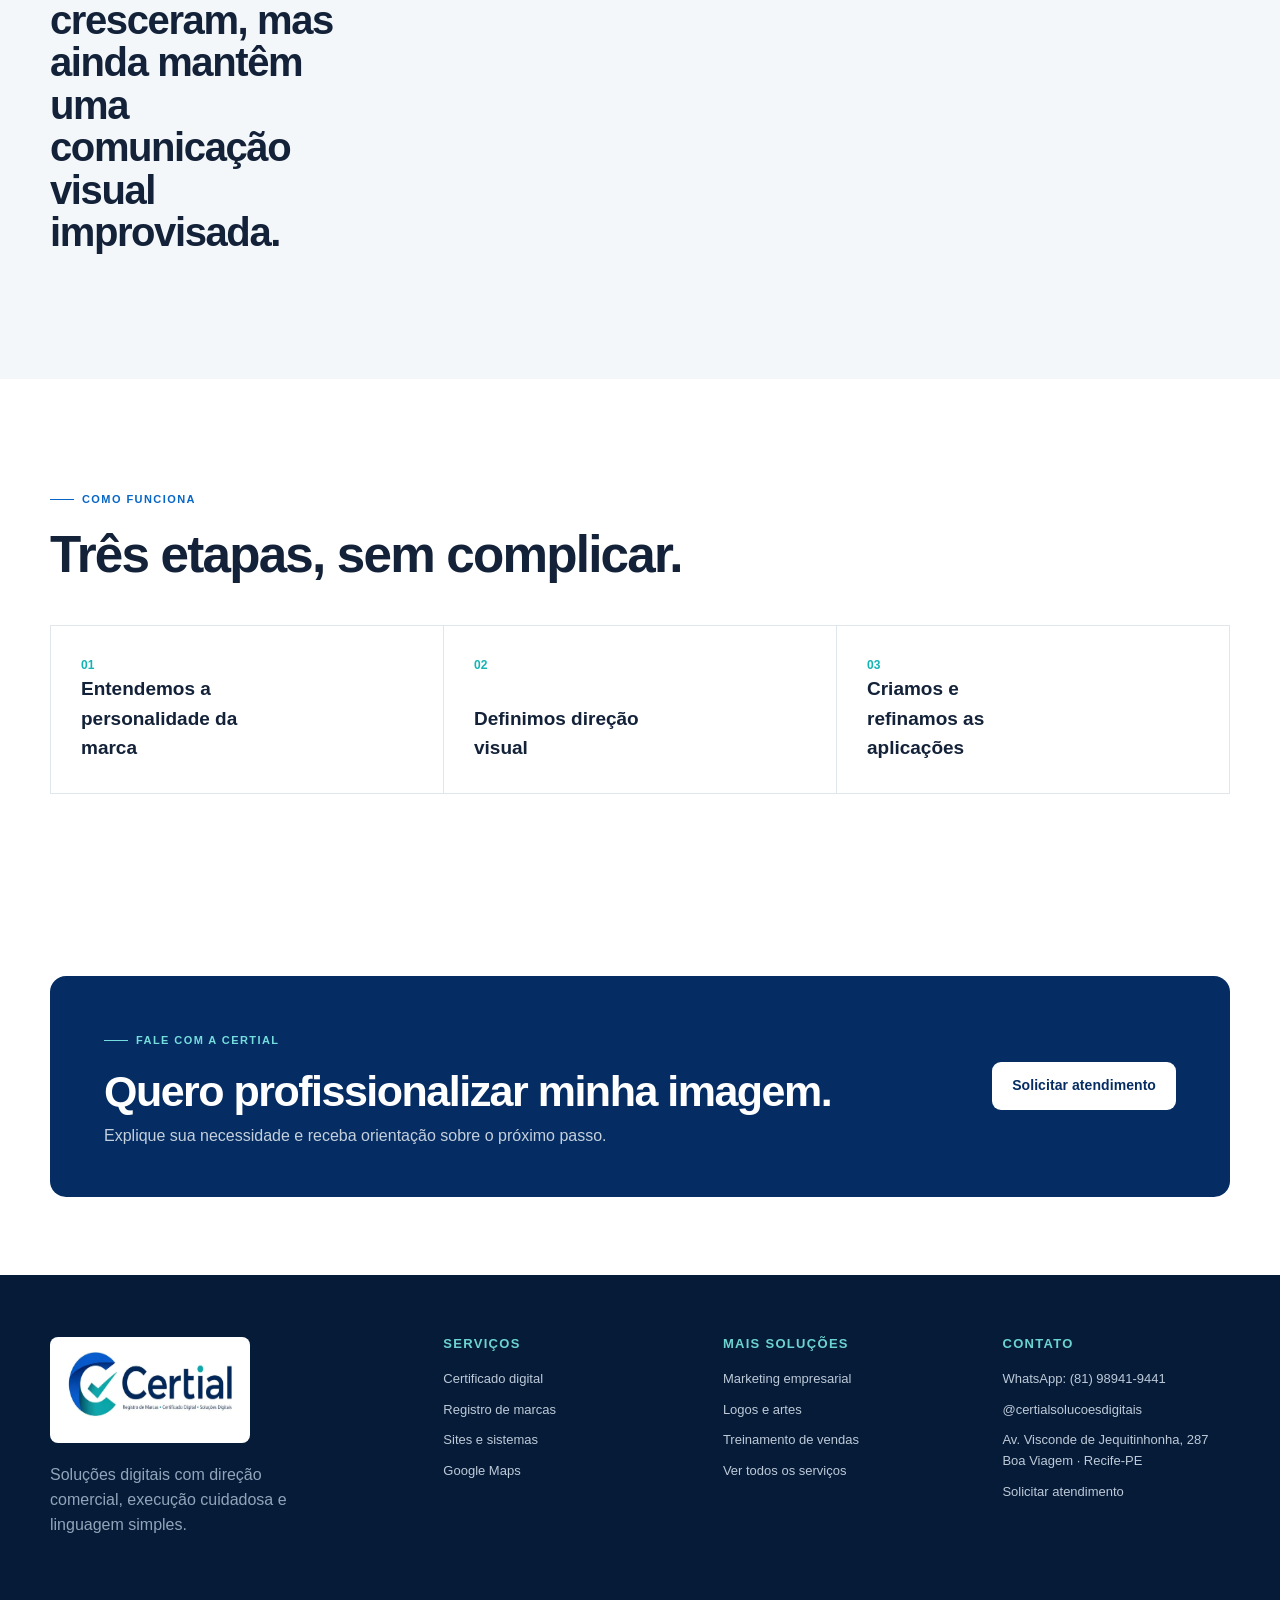
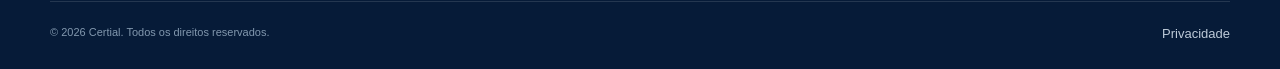
<file: identidade-visual.html>
<!doctype html>
<html lang="pt-BR">
<head>
  <meta charset="utf-8">
  <meta name="viewport" content="width=device-width, initial-scale=1">
  <title>Logos e artes | Certial</title>
  <meta name="description" content="Criamos identidade e peças de comunicação para dar consistência visual ao negócio sem exagero, excesso de efeitos ou estética genérica.">
  <meta name="theme-color" content="#062d63">
  <meta name="color-scheme" content="light">
  <link rel="icon" href="favicon.png" type="image/png">
  <link rel="apple-touch-icon" href="icon-192.png">
  <link rel="manifest" href="manifest.webmanifest">
  <link rel="preload" href="logo-transparent.png" as="image">
  <link rel="stylesheet" href="style.css">
  
</head>
<body>
<a class="skip-link" href="#conteudo">Pular para o conteúdo</a>
<header class="site-header" data-header>
  <div class="container nav-shell">
    <a class="brand" href="index.html" aria-label="Certial — início"><img src="logo-transparent.png" alt="Certial" width="270" height="114"></a>
    <nav class="desktop-nav" aria-label="Navegação principal"><a href="index.html" class="">Início</a><a href="servicos.html" class="is-active">Serviços</a><a href="sobre.html" class="">A Certial</a><a href="contato.html" class="">Contato</a></nav>
    <a class="btn btn-primary header-cta" href="https://wa.me/5581989419441?text=Ol%C3%A1%21%20Vim%20pelo%20site%20da%20Certial%20e%20gostaria%20de%20atendimento." target="_blank" rel="noopener">Falar no WhatsApp</a>
    <button class="menu-toggle" type="button" aria-label="Abrir menu" aria-expanded="false" data-menu-toggle><span></span><span></span></button>
  </div>
  <div class="mobile-panel" data-mobile-menu>
    <div class="container mobile-panel-inner"><a href="index.html" class="">Início</a><a href="servicos.html" class="is-active">Serviços</a><a href="sobre.html" class="">A Certial</a><a href="contato.html" class="">Contato</a><a class="btn btn-primary" href="https://wa.me/5581989419441?text=Ol%C3%A1%21%20Vim%20pelo%20site%20da%20Certial%20e%20gostaria%20de%20atendimento." target="_blank" rel="noopener">Falar no WhatsApp</a></div>
  </div>
</header>
<main id="conteudo">
<section class="service-hero section-pad"><div class="container service-hero-grid"><div class="reveal"><span class="eyebrow">Logos e artes</span><h1>Sua empresa não precisa parecer maior. Precisa parecer profissional.</h1><p>Criamos identidade e peças de comunicação para dar consistência visual ao negócio sem exagero, excesso de efeitos ou estética genérica.</p><div class="hero-actions"><a class="btn btn-primary" href="contato.html?interesse=identidade-visual">Quero profissionalizar minha imagem</a><a class="btn btn-ghost" href="https://wa.me/5581989419441?text=Ol%C3%A1%21%20Vim%20pelo%20site%20da%20Certial%20e%20gostaria%20de%20atendimento." target="_blank" rel="noopener">Falar no WhatsApp</a></div></div><div class="service-symbol reveal delay-1"><span class="icon"><svg viewBox="0 0 24 24" aria-hidden="true"><path d="M12 3a9 9 0 1 0 0 18h2a2 2 0 0 0 0-4h-1a2 2 0 0 1 0-4h2a6 6 0 0 0-3-10Z"/><circle cx="7.5" cy="10" r=".8"/><circle cx="9" cy="6.5" r=".8"/><circle cx="14" cy="6.5" r=".8"/></svg></span><span>CERTIAL</span><small>Logos e artes</small></div></div></section>
<section class="section-pad compact"><div class="container service-detail-grid"><div class="reveal"><span class="eyebrow">O que você ganha</span><h2>Um processo mais claro do começo ao próximo passo.</h2></div><ul class="benefit-list reveal delay-1"><li><span class="icon"><svg viewBox="0 0 24 24" aria-hidden="true"><path d="m5 12 4 4L19 6"/></svg></span><span>Criação ou refinamento de logo</span></li><li><span class="icon"><svg viewBox="0 0 24 24" aria-hidden="true"><path d="m5 12 4 4L19 6"/></svg></span><span>Artes para redes sociais e campanhas</span></li><li><span class="icon"><svg viewBox="0 0 24 24" aria-hidden="true"><path d="m5 12 4 4L19 6"/></svg></span><span>Padrão visual aplicável no dia a dia</span></li></ul></div></section>
<section class="section-pad soft-section"><div class="container service-detail-grid"><div class="reveal"><span class="eyebrow">Para quem faz sentido</span><h2>Empresas novas, negócios em reposicionamento e marcas que cresceram, mas ainda mantêm uma comunicação visual improvisada.</h2></div><div class="mini-callout reveal delay-1"><strong>Sem pacote empurrado.</strong><p>Se a sua necessidade pedir uma solução complementar, ela é apresentada como próxima etapa — não como condição para contratar.</p></div></div></section>
<section class="section-pad"><div class="container"><div class="section-heading reveal"><div><span class="eyebrow">Como funciona</span><h2>Três etapas, sem complicar.</h2></div></div><div class="steps-horizontal reveal delay-1"><div><b>01</b><span>Entendemos a personalidade da marca</span></div><div><b>02</b><span>Definimos direção visual</span></div><div><b>03</b><span>Criamos e refinamos as aplicações</span></div></div></div></section>
<section class="section-pad compact"><div class="container final-cta reveal"><div><span class="eyebrow light">Fale com a Certial</span><h2>Quero profissionalizar minha imagem.</h2><p>Explique sua necessidade e receba orientação sobre o próximo passo.</p></div><a class="btn btn-light" href="contato.html?interesse=identidade-visual">Solicitar atendimento</a></div></section>
</main>
<footer class="site-footer">
  <div class="container footer-grid">
    <div class="footer-brand"><img src="logo.webp" alt="Certial" width="250" height="106"><p>Soluções digitais com direção comercial, execução cuidadosa e linguagem simples.</p></div>
    <div><h3>Serviços</h3><a href="certificado-digital.html">Certificado digital</a><a href="registro-de-marcas.html">Registro de marcas</a><a href="sites-sistemas.html">Sites e sistemas</a><a href="google-maps.html">Google Maps</a></div>
    <div><h3>Mais soluções</h3><a href="marketing.html">Marketing empresarial</a><a href="identidade-visual.html">Logos e artes</a><a href="treinamento-vendas.html">Treinamento de vendas</a><a href="servicos.html">Ver todos os serviços</a></div>
    <div><h3>Contato</h3><a href="https://wa.me/5581989419441?text=Ol%C3%A1%21%20Vim%20pelo%20site%20da%20Certial%20e%20gostaria%20de%20atendimento." target="_blank" rel="noopener">WhatsApp: (81) 98941-9441</a><a href="https://www.instagram.com/certialsolucoesdigitais/" target="_blank" rel="noopener">@certialsolucoesdigitais</a><a href="https://www.google.com/maps/search/?api=1&query=Av.%20Visconde%20de%20Jequitinhonha%20287%2C%20Boa%20Viagem%2C%20Recife%20PE" target="_blank" rel="noopener">Av. Visconde de Jequitinhonha, 287<br>Boa Viagem · Recife-PE</a><a href="contato.html">Solicitar atendimento</a></div>
  </div>
  <div class="container footer-bottom"><span>© <span data-year></span> Certial. Todos os direitos reservados.</span><a href="privacidade.html">Privacidade</a></div>
</footer>
<a class="floating-contact" href="https://wa.me/5581989419441?text=Ol%C3%A1%21%20Vim%20pelo%20site%20da%20Certial%20e%20gostaria%20de%20atendimento." target="_blank" rel="noopener" aria-label="Falar com a Certial pelo WhatsApp"><span>WhatsApp</span><span class="icon"><svg viewBox="0 0 24 24" aria-hidden="true"><path d="M5 12h14M14 7l5 5-5 5"/></svg></span></a>
<script src="script.js" defer></script>
</body>
</html>
</file>
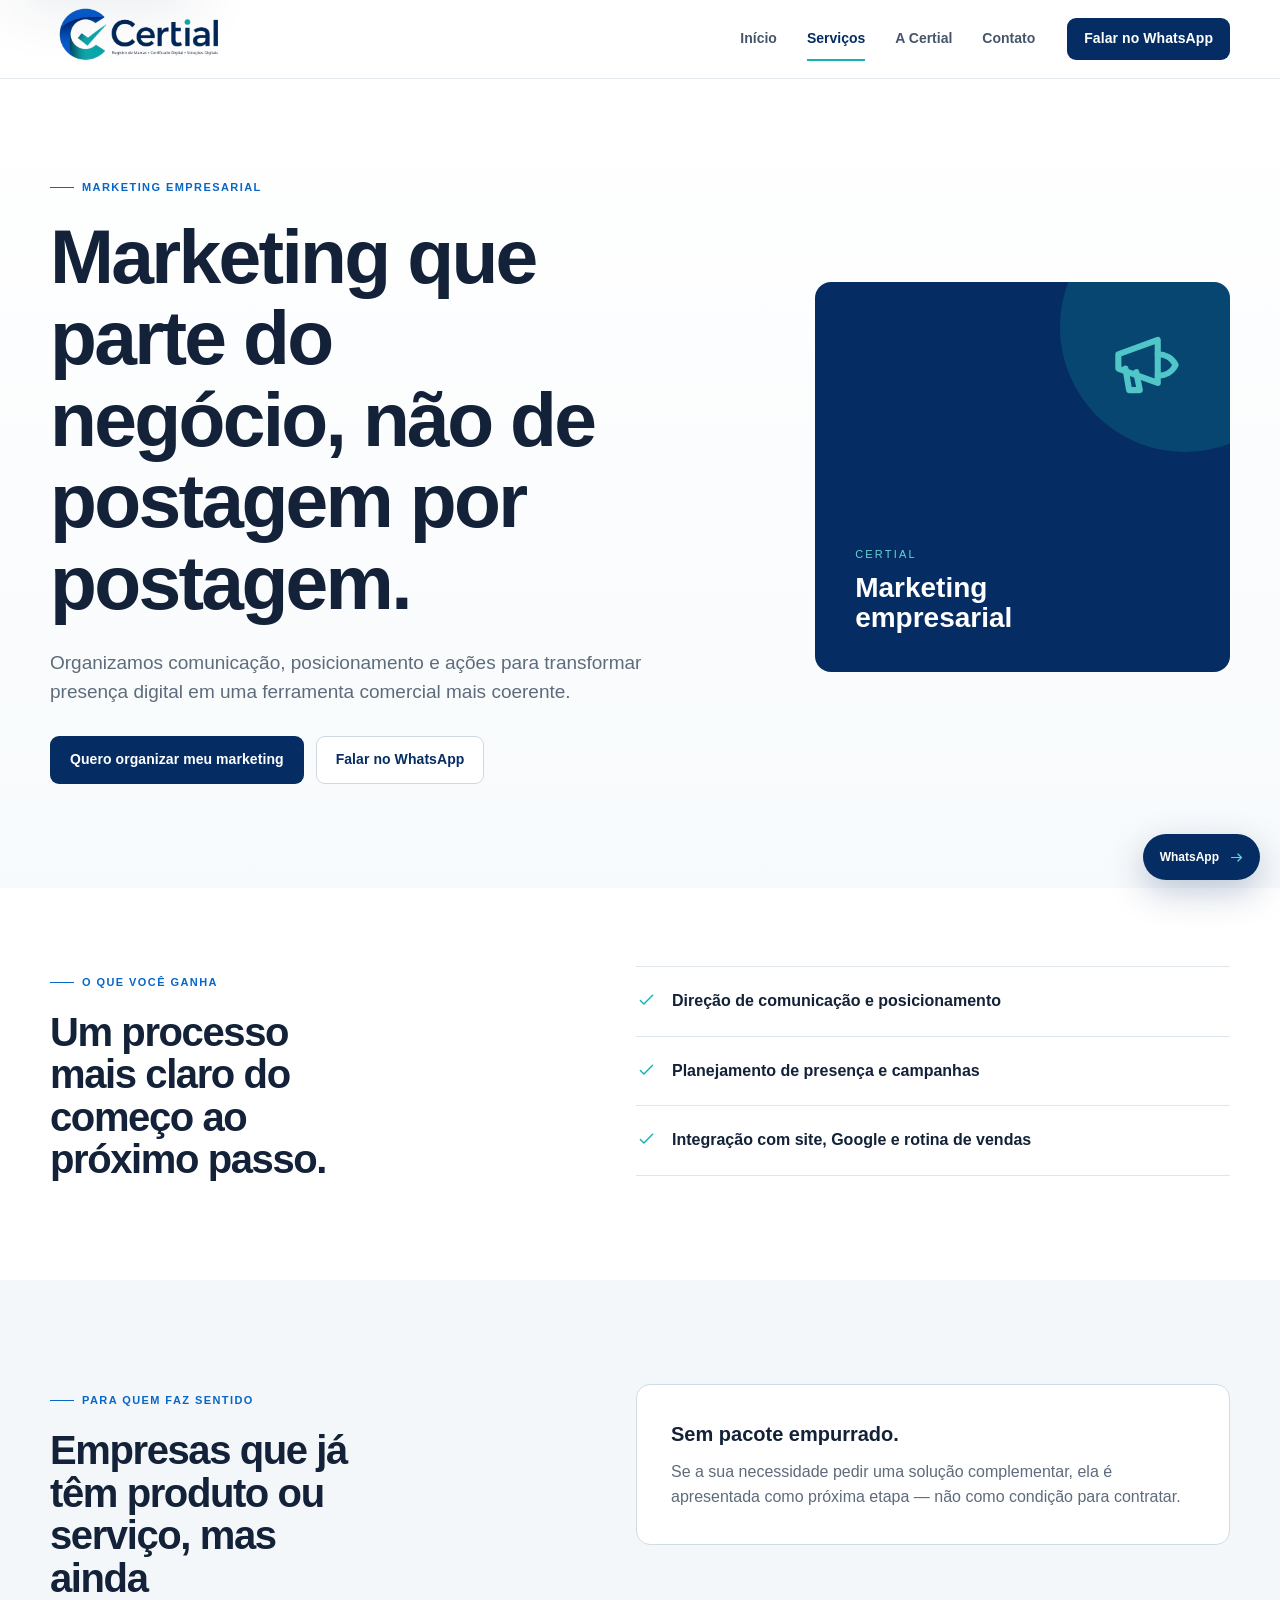
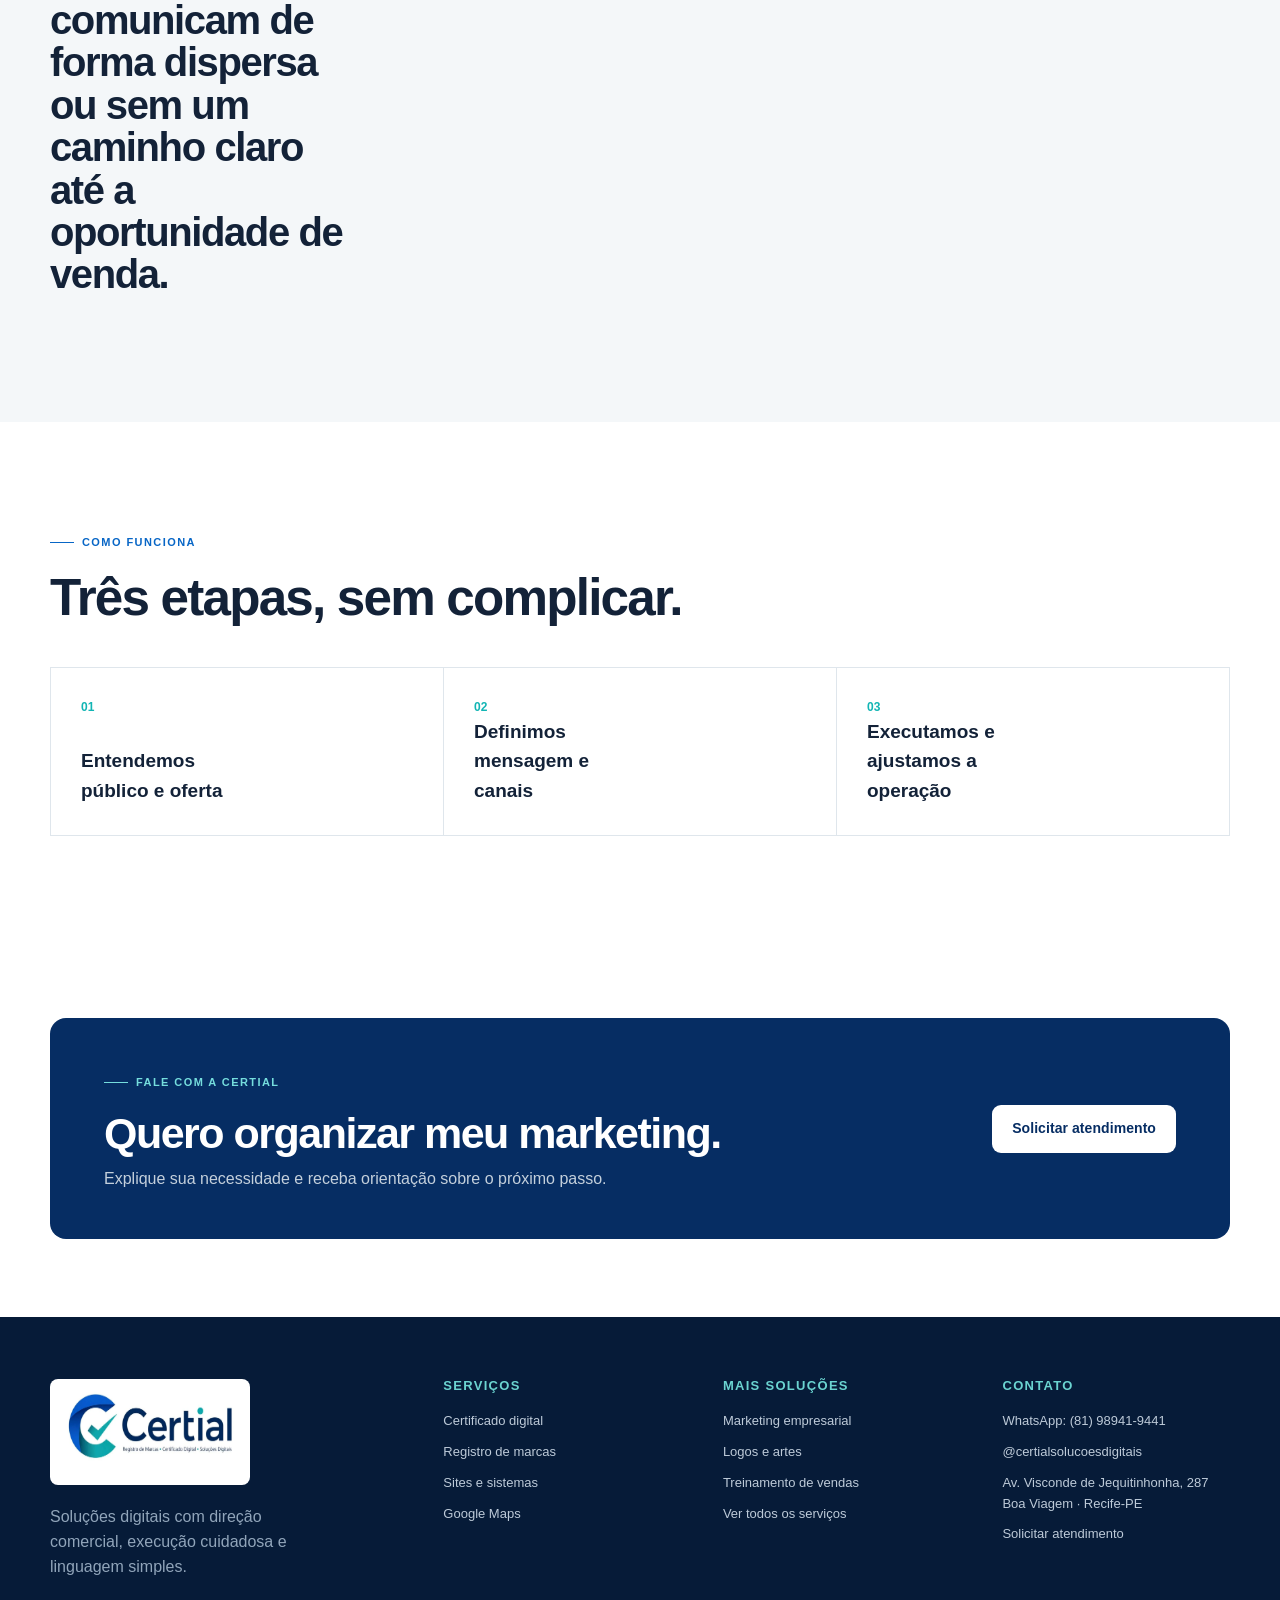
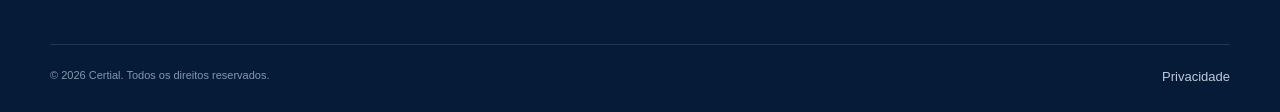
<file: marketing.html>
<!doctype html>
<html lang="pt-BR">
<head>
  <meta charset="utf-8">
  <meta name="viewport" content="width=device-width, initial-scale=1">
  <title>Marketing empresarial | Certial</title>
  <meta name="description" content="Organizamos comunicação, posicionamento e ações para transformar presença digital em uma ferramenta comercial mais coerente.">
  <meta name="theme-color" content="#062d63">
  <meta name="color-scheme" content="light">
  <link rel="icon" href="favicon.png" type="image/png">
  <link rel="apple-touch-icon" href="icon-192.png">
  <link rel="manifest" href="manifest.webmanifest">
  <link rel="preload" href="logo-transparent.png" as="image">
  <link rel="stylesheet" href="style.css">
  
</head>
<body>
<a class="skip-link" href="#conteudo">Pular para o conteúdo</a>
<header class="site-header" data-header>
  <div class="container nav-shell">
    <a class="brand" href="index.html" aria-label="Certial — início"><img src="logo-transparent.png" alt="Certial" width="270" height="114"></a>
    <nav class="desktop-nav" aria-label="Navegação principal"><a href="index.html" class="">Início</a><a href="servicos.html" class="is-active">Serviços</a><a href="sobre.html" class="">A Certial</a><a href="contato.html" class="">Contato</a></nav>
    <a class="btn btn-primary header-cta" href="https://wa.me/5581989419441?text=Ol%C3%A1%21%20Vim%20pelo%20site%20da%20Certial%20e%20gostaria%20de%20atendimento." target="_blank" rel="noopener">Falar no WhatsApp</a>
    <button class="menu-toggle" type="button" aria-label="Abrir menu" aria-expanded="false" data-menu-toggle><span></span><span></span></button>
  </div>
  <div class="mobile-panel" data-mobile-menu>
    <div class="container mobile-panel-inner"><a href="index.html" class="">Início</a><a href="servicos.html" class="is-active">Serviços</a><a href="sobre.html" class="">A Certial</a><a href="contato.html" class="">Contato</a><a class="btn btn-primary" href="https://wa.me/5581989419441?text=Ol%C3%A1%21%20Vim%20pelo%20site%20da%20Certial%20e%20gostaria%20de%20atendimento." target="_blank" rel="noopener">Falar no WhatsApp</a></div>
  </div>
</header>
<main id="conteudo">
<section class="service-hero section-pad"><div class="container service-hero-grid"><div class="reveal"><span class="eyebrow">Marketing empresarial</span><h1>Marketing que parte do negócio, não de postagem por postagem.</h1><p>Organizamos comunicação, posicionamento e ações para transformar presença digital em uma ferramenta comercial mais coerente.</p><div class="hero-actions"><a class="btn btn-primary" href="contato.html?interesse=marketing">Quero organizar meu marketing</a><a class="btn btn-ghost" href="https://wa.me/5581989419441?text=Ol%C3%A1%21%20Vim%20pelo%20site%20da%20Certial%20e%20gostaria%20de%20atendimento." target="_blank" rel="noopener">Falar no WhatsApp</a></div></div><div class="service-symbol reveal delay-1"><span class="icon"><svg viewBox="0 0 24 24" aria-hidden="true"><path d="M4 13V9l11-4v12L4 13Z"/><path d="M15 9c2 0 4 1 5 3-1 2-3 3-5 3M6 13l1 6h3l-1-5"/></svg></span><span>CERTIAL</span><small>Marketing empresarial</small></div></div></section>
<section class="section-pad compact"><div class="container service-detail-grid"><div class="reveal"><span class="eyebrow">O que você ganha</span><h2>Um processo mais claro do começo ao próximo passo.</h2></div><ul class="benefit-list reveal delay-1"><li><span class="icon"><svg viewBox="0 0 24 24" aria-hidden="true"><path d="m5 12 4 4L19 6"/></svg></span><span>Direção de comunicação e posicionamento</span></li><li><span class="icon"><svg viewBox="0 0 24 24" aria-hidden="true"><path d="m5 12 4 4L19 6"/></svg></span><span>Planejamento de presença e campanhas</span></li><li><span class="icon"><svg viewBox="0 0 24 24" aria-hidden="true"><path d="m5 12 4 4L19 6"/></svg></span><span>Integração com site, Google e rotina de vendas</span></li></ul></div></section>
<section class="section-pad soft-section"><div class="container service-detail-grid"><div class="reveal"><span class="eyebrow">Para quem faz sentido</span><h2>Empresas que já têm produto ou serviço, mas ainda comunicam de forma dispersa ou sem um caminho claro até a oportunidade de venda.</h2></div><div class="mini-callout reveal delay-1"><strong>Sem pacote empurrado.</strong><p>Se a sua necessidade pedir uma solução complementar, ela é apresentada como próxima etapa — não como condição para contratar.</p></div></div></section>
<section class="section-pad"><div class="container"><div class="section-heading reveal"><div><span class="eyebrow">Como funciona</span><h2>Três etapas, sem complicar.</h2></div></div><div class="steps-horizontal reveal delay-1"><div><b>01</b><span>Entendemos público e oferta</span></div><div><b>02</b><span>Definimos mensagem e canais</span></div><div><b>03</b><span>Executamos e ajustamos a operação</span></div></div></div></section>
<section class="section-pad compact"><div class="container final-cta reveal"><div><span class="eyebrow light">Fale com a Certial</span><h2>Quero organizar meu marketing.</h2><p>Explique sua necessidade e receba orientação sobre o próximo passo.</p></div><a class="btn btn-light" href="contato.html?interesse=marketing">Solicitar atendimento</a></div></section>
</main>
<footer class="site-footer">
  <div class="container footer-grid">
    <div class="footer-brand"><img src="logo.webp" alt="Certial" width="250" height="106"><p>Soluções digitais com direção comercial, execução cuidadosa e linguagem simples.</p></div>
    <div><h3>Serviços</h3><a href="certificado-digital.html">Certificado digital</a><a href="registro-de-marcas.html">Registro de marcas</a><a href="sites-sistemas.html">Sites e sistemas</a><a href="google-maps.html">Google Maps</a></div>
    <div><h3>Mais soluções</h3><a href="marketing.html">Marketing empresarial</a><a href="identidade-visual.html">Logos e artes</a><a href="treinamento-vendas.html">Treinamento de vendas</a><a href="servicos.html">Ver todos os serviços</a></div>
    <div><h3>Contato</h3><a href="https://wa.me/5581989419441?text=Ol%C3%A1%21%20Vim%20pelo%20site%20da%20Certial%20e%20gostaria%20de%20atendimento." target="_blank" rel="noopener">WhatsApp: (81) 98941-9441</a><a href="https://www.instagram.com/certialsolucoesdigitais/" target="_blank" rel="noopener">@certialsolucoesdigitais</a><a href="https://www.google.com/maps/search/?api=1&query=Av.%20Visconde%20de%20Jequitinhonha%20287%2C%20Boa%20Viagem%2C%20Recife%20PE" target="_blank" rel="noopener">Av. Visconde de Jequitinhonha, 287<br>Boa Viagem · Recife-PE</a><a href="contato.html">Solicitar atendimento</a></div>
  </div>
  <div class="container footer-bottom"><span>© <span data-year></span> Certial. Todos os direitos reservados.</span><a href="privacidade.html">Privacidade</a></div>
</footer>
<a class="floating-contact" href="https://wa.me/5581989419441?text=Ol%C3%A1%21%20Vim%20pelo%20site%20da%20Certial%20e%20gostaria%20de%20atendimento." target="_blank" rel="noopener" aria-label="Falar com a Certial pelo WhatsApp"><span>WhatsApp</span><span class="icon"><svg viewBox="0 0 24 24" aria-hidden="true"><path d="M5 12h14M14 7l5 5-5 5"/></svg></span></a>
<script src="script.js" defer></script>
</body>
</html>
</file>
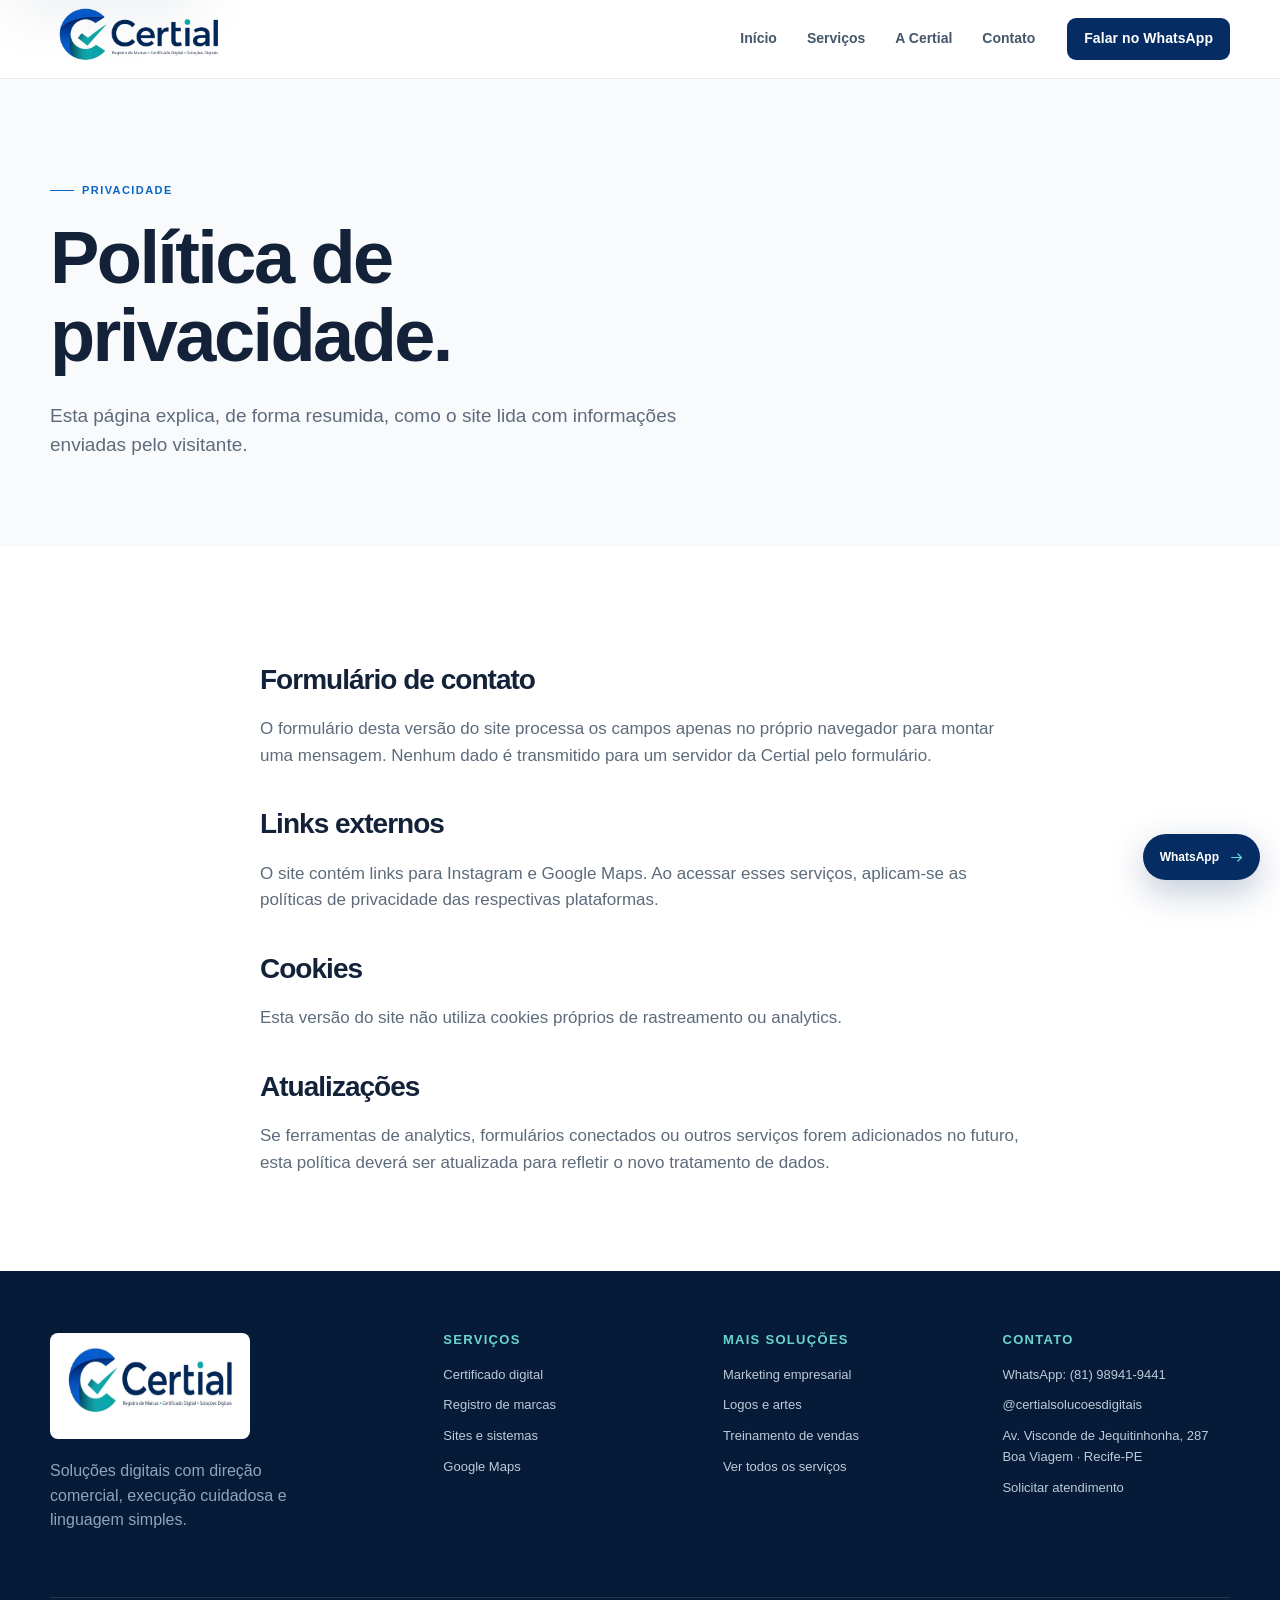
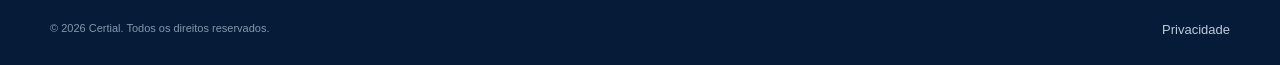
<file: privacidade.html>
<!doctype html>
<html lang="pt-BR">
<head>
  <meta charset="utf-8">
  <meta name="viewport" content="width=device-width, initial-scale=1">
  <title>Privacidade | Certial</title>
  <meta name="description" content="Política de privacidade do site da Certial.">
  <meta name="theme-color" content="#062d63">
  <meta name="color-scheme" content="light">
  <link rel="icon" href="favicon.png" type="image/png">
  <link rel="apple-touch-icon" href="icon-192.png">
  <link rel="manifest" href="manifest.webmanifest">
  <link rel="preload" href="logo-transparent.png" as="image">
  <link rel="stylesheet" href="style.css">
  
</head>
<body>
<a class="skip-link" href="#conteudo">Pular para o conteúdo</a>
<header class="site-header" data-header>
  <div class="container nav-shell">
    <a class="brand" href="index.html" aria-label="Certial — início"><img src="logo-transparent.png" alt="Certial" width="270" height="114"></a>
    <nav class="desktop-nav" aria-label="Navegação principal"><a href="index.html" class="">Início</a><a href="servicos.html" class="">Serviços</a><a href="sobre.html" class="">A Certial</a><a href="contato.html" class="">Contato</a></nav>
    <a class="btn btn-primary header-cta" href="https://wa.me/5581989419441?text=Ol%C3%A1%21%20Vim%20pelo%20site%20da%20Certial%20e%20gostaria%20de%20atendimento." target="_blank" rel="noopener">Falar no WhatsApp</a>
    <button class="menu-toggle" type="button" aria-label="Abrir menu" aria-expanded="false" data-menu-toggle><span></span><span></span></button>
  </div>
  <div class="mobile-panel" data-mobile-menu>
    <div class="container mobile-panel-inner"><a href="index.html" class="">Início</a><a href="servicos.html" class="">Serviços</a><a href="sobre.html" class="">A Certial</a><a href="contato.html" class="">Contato</a><a class="btn btn-primary" href="https://wa.me/5581989419441?text=Ol%C3%A1%21%20Vim%20pelo%20site%20da%20Certial%20e%20gostaria%20de%20atendimento." target="_blank" rel="noopener">Falar no WhatsApp</a></div>
  </div>
</header>
<main id="conteudo"><section class="page-hero section-pad"><div class="container narrow-left reveal"><span class="eyebrow">Privacidade</span><h1>Política de privacidade.</h1><p>Esta página explica, de forma resumida, como o site lida com informações enviadas pelo visitante.</p></div></section><section class="section-pad compact"><div class="container prose"><h2>Formulário de contato</h2><p>O formulário desta versão do site processa os campos apenas no próprio navegador para montar uma mensagem. Nenhum dado é transmitido para um servidor da Certial pelo formulário.</p><h2>Links externos</h2><p>O site contém links para Instagram e Google Maps. Ao acessar esses serviços, aplicam-se as políticas de privacidade das respectivas plataformas.</p><h2>Cookies</h2><p>Esta versão do site não utiliza cookies próprios de rastreamento ou analytics.</p><h2>Atualizações</h2><p>Se ferramentas de analytics, formulários conectados ou outros serviços forem adicionados no futuro, esta política deverá ser atualizada para refletir o novo tratamento de dados.</p></div></section></main>
<footer class="site-footer">
  <div class="container footer-grid">
    <div class="footer-brand"><img src="logo.webp" alt="Certial" width="250" height="106"><p>Soluções digitais com direção comercial, execução cuidadosa e linguagem simples.</p></div>
    <div><h3>Serviços</h3><a href="certificado-digital.html">Certificado digital</a><a href="registro-de-marcas.html">Registro de marcas</a><a href="sites-sistemas.html">Sites e sistemas</a><a href="google-maps.html">Google Maps</a></div>
    <div><h3>Mais soluções</h3><a href="marketing.html">Marketing empresarial</a><a href="identidade-visual.html">Logos e artes</a><a href="treinamento-vendas.html">Treinamento de vendas</a><a href="servicos.html">Ver todos os serviços</a></div>
    <div><h3>Contato</h3><a href="https://wa.me/5581989419441?text=Ol%C3%A1%21%20Vim%20pelo%20site%20da%20Certial%20e%20gostaria%20de%20atendimento." target="_blank" rel="noopener">WhatsApp: (81) 98941-9441</a><a href="https://www.instagram.com/certialsolucoesdigitais/" target="_blank" rel="noopener">@certialsolucoesdigitais</a><a href="https://www.google.com/maps/search/?api=1&query=Av.%20Visconde%20de%20Jequitinhonha%20287%2C%20Boa%20Viagem%2C%20Recife%20PE" target="_blank" rel="noopener">Av. Visconde de Jequitinhonha, 287<br>Boa Viagem · Recife-PE</a><a href="contato.html">Solicitar atendimento</a></div>
  </div>
  <div class="container footer-bottom"><span>© <span data-year></span> Certial. Todos os direitos reservados.</span><a href="privacidade.html">Privacidade</a></div>
</footer>
<a class="floating-contact" href="https://wa.me/5581989419441?text=Ol%C3%A1%21%20Vim%20pelo%20site%20da%20Certial%20e%20gostaria%20de%20atendimento." target="_blank" rel="noopener" aria-label="Falar com a Certial pelo WhatsApp"><span>WhatsApp</span><span class="icon"><svg viewBox="0 0 24 24" aria-hidden="true"><path d="M5 12h14M14 7l5 5-5 5"/></svg></span></a>
<script src="script.js" defer></script>
</body>
</html>
</file>
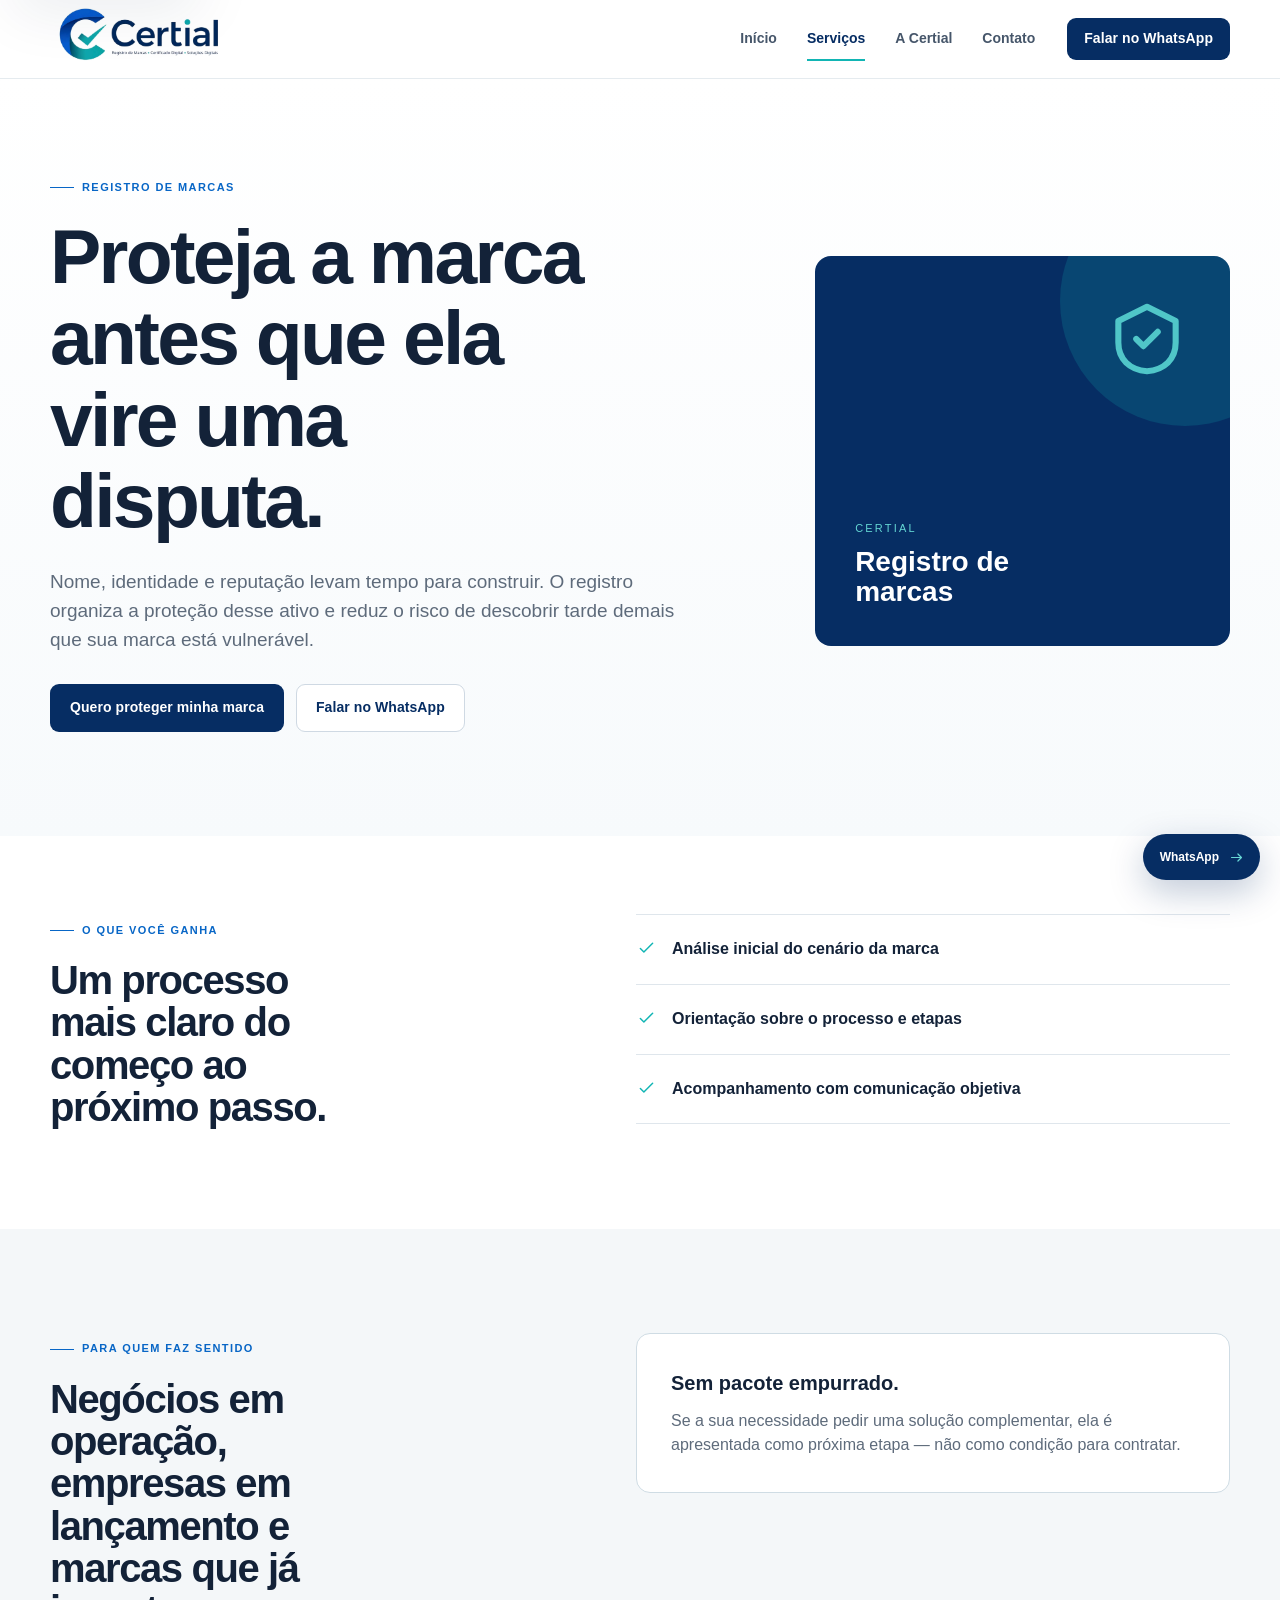
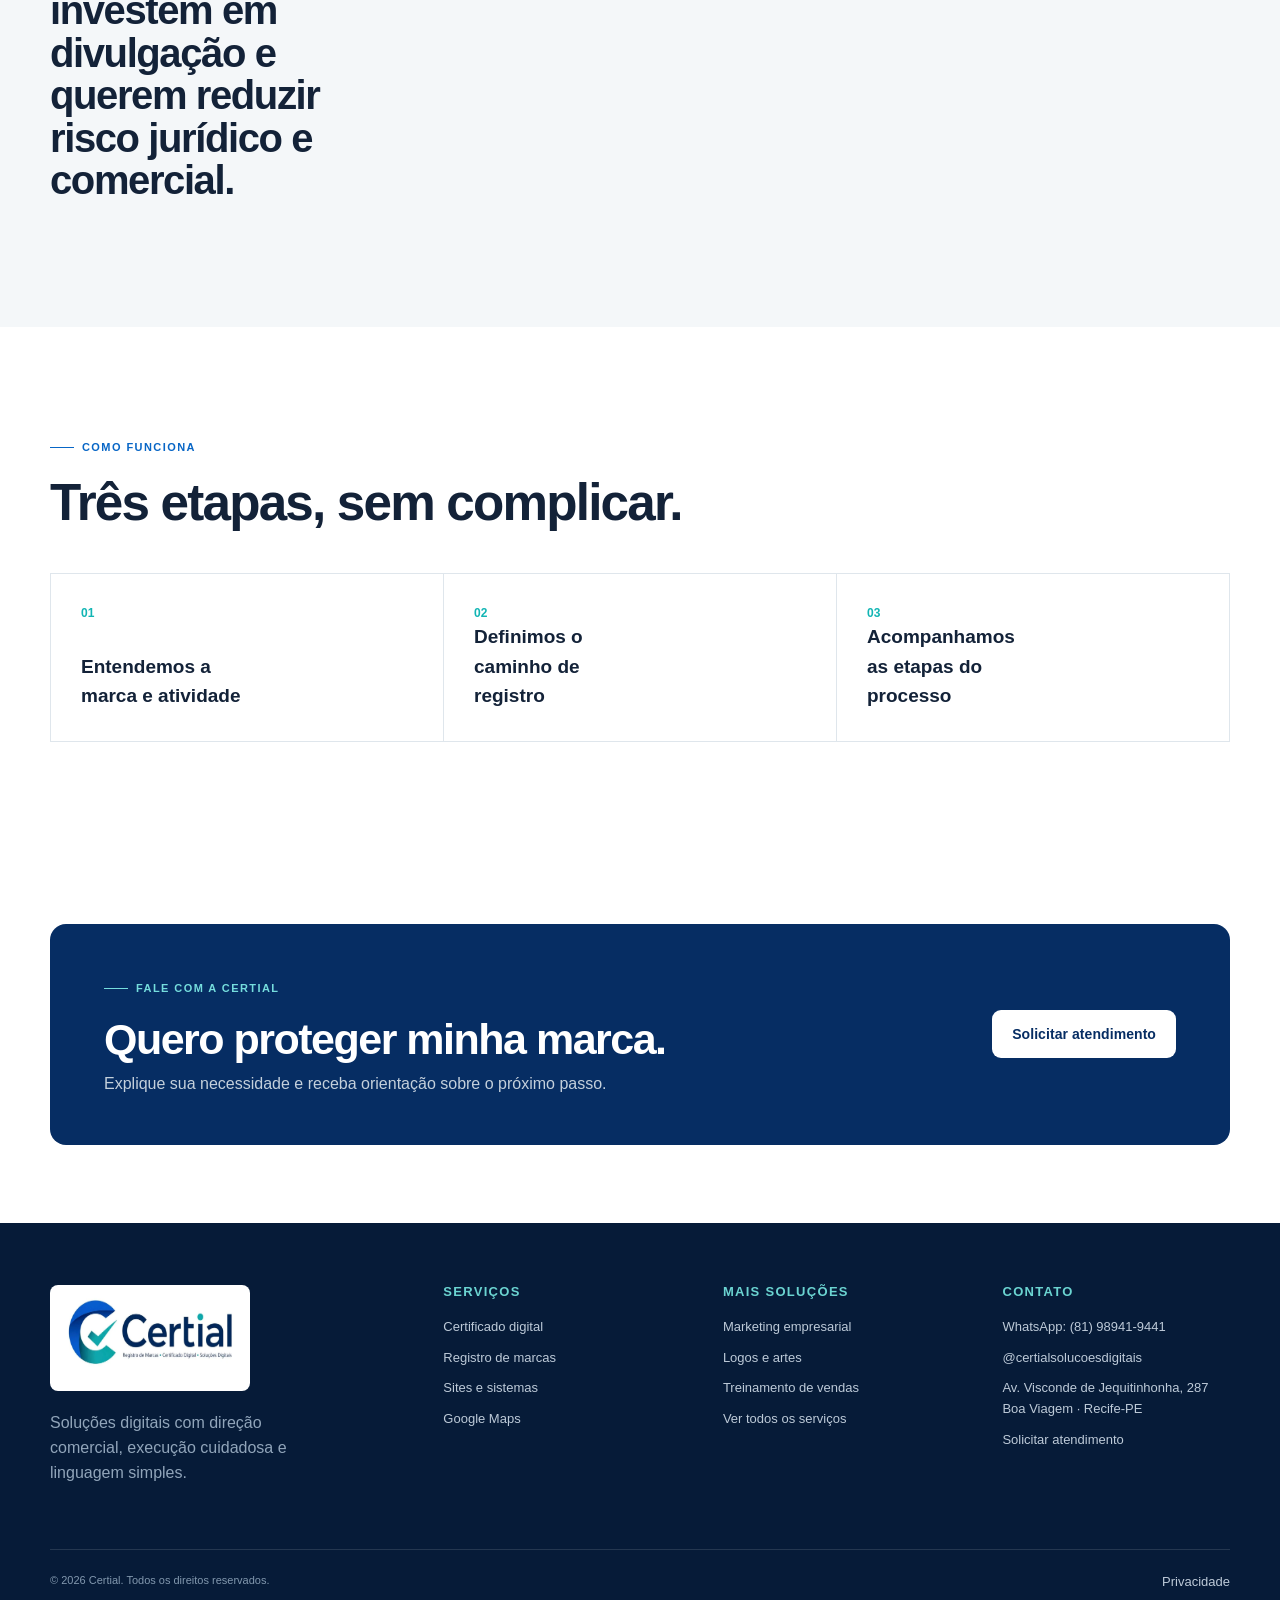
<file: registro-de-marcas.html>
<!doctype html>
<html lang="pt-BR">
<head>
  <meta charset="utf-8">
  <meta name="viewport" content="width=device-width, initial-scale=1">
  <title>Registro de marcas | Certial</title>
  <meta name="description" content="Nome, identidade e reputação levam tempo para construir. O registro organiza a proteção desse ativo e reduz o risco de descobrir tarde demais que sua marca está vulnerável.">
  <meta name="theme-color" content="#062d63">
  <meta name="color-scheme" content="light">
  <link rel="icon" href="favicon.png" type="image/png">
  <link rel="apple-touch-icon" href="icon-192.png">
  <link rel="manifest" href="manifest.webmanifest">
  <link rel="preload" href="logo-transparent.png" as="image">
  <link rel="stylesheet" href="style.css">
  
</head>
<body>
<a class="skip-link" href="#conteudo">Pular para o conteúdo</a>
<header class="site-header" data-header>
  <div class="container nav-shell">
    <a class="brand" href="index.html" aria-label="Certial — início"><img src="logo-transparent.png" alt="Certial" width="270" height="114"></a>
    <nav class="desktop-nav" aria-label="Navegação principal"><a href="index.html" class="">Início</a><a href="servicos.html" class="is-active">Serviços</a><a href="sobre.html" class="">A Certial</a><a href="contato.html" class="">Contato</a></nav>
    <a class="btn btn-primary header-cta" href="https://wa.me/5581989419441?text=Ol%C3%A1%21%20Vim%20pelo%20site%20da%20Certial%20e%20gostaria%20de%20atendimento." target="_blank" rel="noopener">Falar no WhatsApp</a>
    <button class="menu-toggle" type="button" aria-label="Abrir menu" aria-expanded="false" data-menu-toggle><span></span><span></span></button>
  </div>
  <div class="mobile-panel" data-mobile-menu>
    <div class="container mobile-panel-inner"><a href="index.html" class="">Início</a><a href="servicos.html" class="is-active">Serviços</a><a href="sobre.html" class="">A Certial</a><a href="contato.html" class="">Contato</a><a class="btn btn-primary" href="https://wa.me/5581989419441?text=Ol%C3%A1%21%20Vim%20pelo%20site%20da%20Certial%20e%20gostaria%20de%20atendimento." target="_blank" rel="noopener">Falar no WhatsApp</a></div>
  </div>
</header>
<main id="conteudo">
<section class="service-hero section-pad"><div class="container service-hero-grid"><div class="reveal"><span class="eyebrow">Registro de marcas</span><h1>Proteja a marca antes que ela vire uma disputa.</h1><p>Nome, identidade e reputação levam tempo para construir. O registro organiza a proteção desse ativo e reduz o risco de descobrir tarde demais que sua marca está vulnerável.</p><div class="hero-actions"><a class="btn btn-primary" href="contato.html?interesse=registro-de-marcas">Quero proteger minha marca</a><a class="btn btn-ghost" href="https://wa.me/5581989419441?text=Ol%C3%A1%21%20Vim%20pelo%20site%20da%20Certial%20e%20gostaria%20de%20atendimento." target="_blank" rel="noopener">Falar no WhatsApp</a></div></div><div class="service-symbol reveal delay-1"><span class="icon"><svg viewBox="0 0 24 24" aria-hidden="true"><path d="M12 3 4 7v6c0 4.6 3.1 7.6 8 8 4.9-.4 8-3.4 8-8V7l-8-4Z"/><path d="m9 12 2 2 4-4"/></svg></span><span>CERTIAL</span><small>Registro de marcas</small></div></div></section>
<section class="section-pad compact"><div class="container service-detail-grid"><div class="reveal"><span class="eyebrow">O que você ganha</span><h2>Um processo mais claro do começo ao próximo passo.</h2></div><ul class="benefit-list reveal delay-1"><li><span class="icon"><svg viewBox="0 0 24 24" aria-hidden="true"><path d="m5 12 4 4L19 6"/></svg></span><span>Análise inicial do cenário da marca</span></li><li><span class="icon"><svg viewBox="0 0 24 24" aria-hidden="true"><path d="m5 12 4 4L19 6"/></svg></span><span>Orientação sobre o processo e etapas</span></li><li><span class="icon"><svg viewBox="0 0 24 24" aria-hidden="true"><path d="m5 12 4 4L19 6"/></svg></span><span>Acompanhamento com comunicação objetiva</span></li></ul></div></section>
<section class="section-pad soft-section"><div class="container service-detail-grid"><div class="reveal"><span class="eyebrow">Para quem faz sentido</span><h2>Negócios em operação, empresas em lançamento e marcas que já investem em divulgação e querem reduzir risco jurídico e comercial.</h2></div><div class="mini-callout reveal delay-1"><strong>Sem pacote empurrado.</strong><p>Se a sua necessidade pedir uma solução complementar, ela é apresentada como próxima etapa — não como condição para contratar.</p></div></div></section>
<section class="section-pad"><div class="container"><div class="section-heading reveal"><div><span class="eyebrow">Como funciona</span><h2>Três etapas, sem complicar.</h2></div></div><div class="steps-horizontal reveal delay-1"><div><b>01</b><span>Entendemos a marca e atividade</span></div><div><b>02</b><span>Definimos o caminho de registro</span></div><div><b>03</b><span>Acompanhamos as etapas do processo</span></div></div></div></section>
<section class="section-pad compact"><div class="container final-cta reveal"><div><span class="eyebrow light">Fale com a Certial</span><h2>Quero proteger minha marca.</h2><p>Explique sua necessidade e receba orientação sobre o próximo passo.</p></div><a class="btn btn-light" href="contato.html?interesse=registro-de-marcas">Solicitar atendimento</a></div></section>
</main>
<footer class="site-footer">
  <div class="container footer-grid">
    <div class="footer-brand"><img src="logo.webp" alt="Certial" width="250" height="106"><p>Soluções digitais com direção comercial, execução cuidadosa e linguagem simples.</p></div>
    <div><h3>Serviços</h3><a href="certificado-digital.html">Certificado digital</a><a href="registro-de-marcas.html">Registro de marcas</a><a href="sites-sistemas.html">Sites e sistemas</a><a href="google-maps.html">Google Maps</a></div>
    <div><h3>Mais soluções</h3><a href="marketing.html">Marketing empresarial</a><a href="identidade-visual.html">Logos e artes</a><a href="treinamento-vendas.html">Treinamento de vendas</a><a href="servicos.html">Ver todos os serviços</a></div>
    <div><h3>Contato</h3><a href="https://wa.me/5581989419441?text=Ol%C3%A1%21%20Vim%20pelo%20site%20da%20Certial%20e%20gostaria%20de%20atendimento." target="_blank" rel="noopener">WhatsApp: (81) 98941-9441</a><a href="https://www.instagram.com/certialsolucoesdigitais/" target="_blank" rel="noopener">@certialsolucoesdigitais</a><a href="https://www.google.com/maps/search/?api=1&query=Av.%20Visconde%20de%20Jequitinhonha%20287%2C%20Boa%20Viagem%2C%20Recife%20PE" target="_blank" rel="noopener">Av. Visconde de Jequitinhonha, 287<br>Boa Viagem · Recife-PE</a><a href="contato.html">Solicitar atendimento</a></div>
  </div>
  <div class="container footer-bottom"><span>© <span data-year></span> Certial. Todos os direitos reservados.</span><a href="privacidade.html">Privacidade</a></div>
</footer>
<a class="floating-contact" href="https://wa.me/5581989419441?text=Ol%C3%A1%21%20Vim%20pelo%20site%20da%20Certial%20e%20gostaria%20de%20atendimento." target="_blank" rel="noopener" aria-label="Falar com a Certial pelo WhatsApp"><span>WhatsApp</span><span class="icon"><svg viewBox="0 0 24 24" aria-hidden="true"><path d="M5 12h14M14 7l5 5-5 5"/></svg></span></a>
<script src="script.js" defer></script>
</body>
</html>
</file>
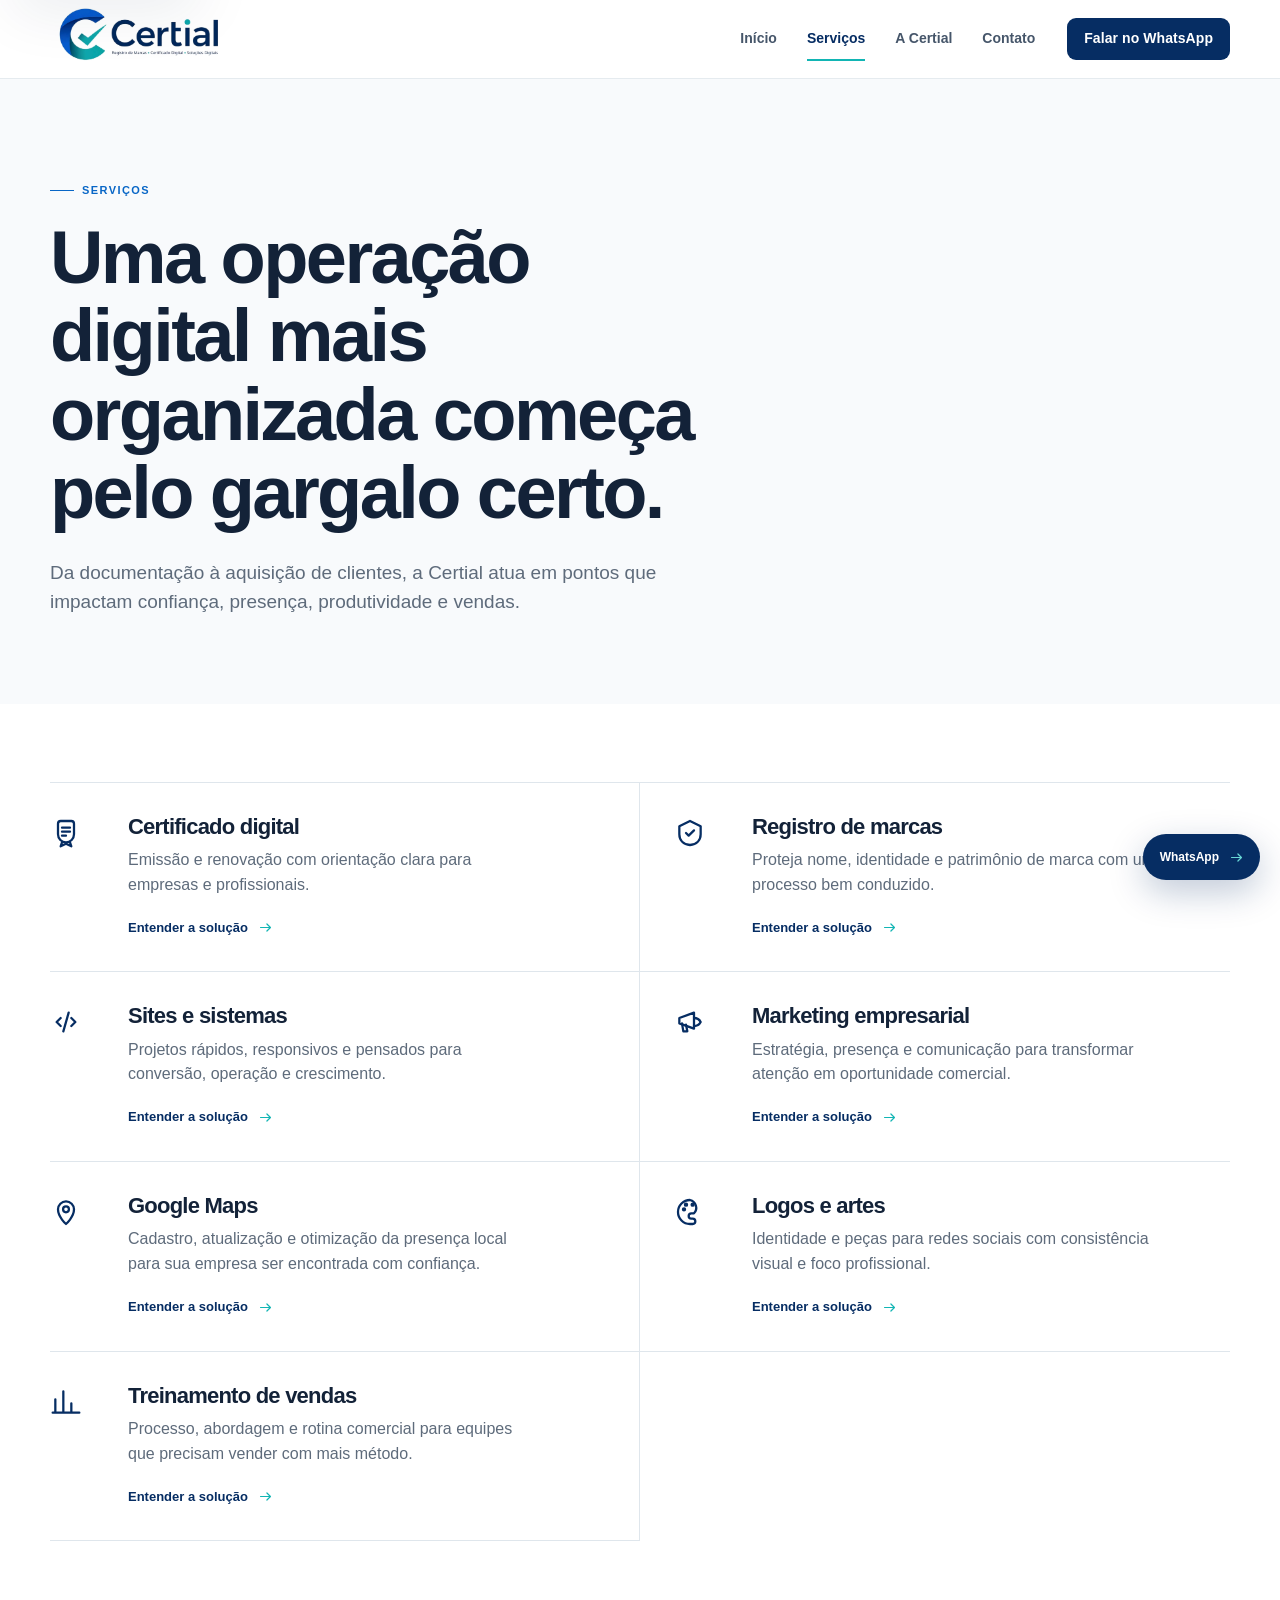
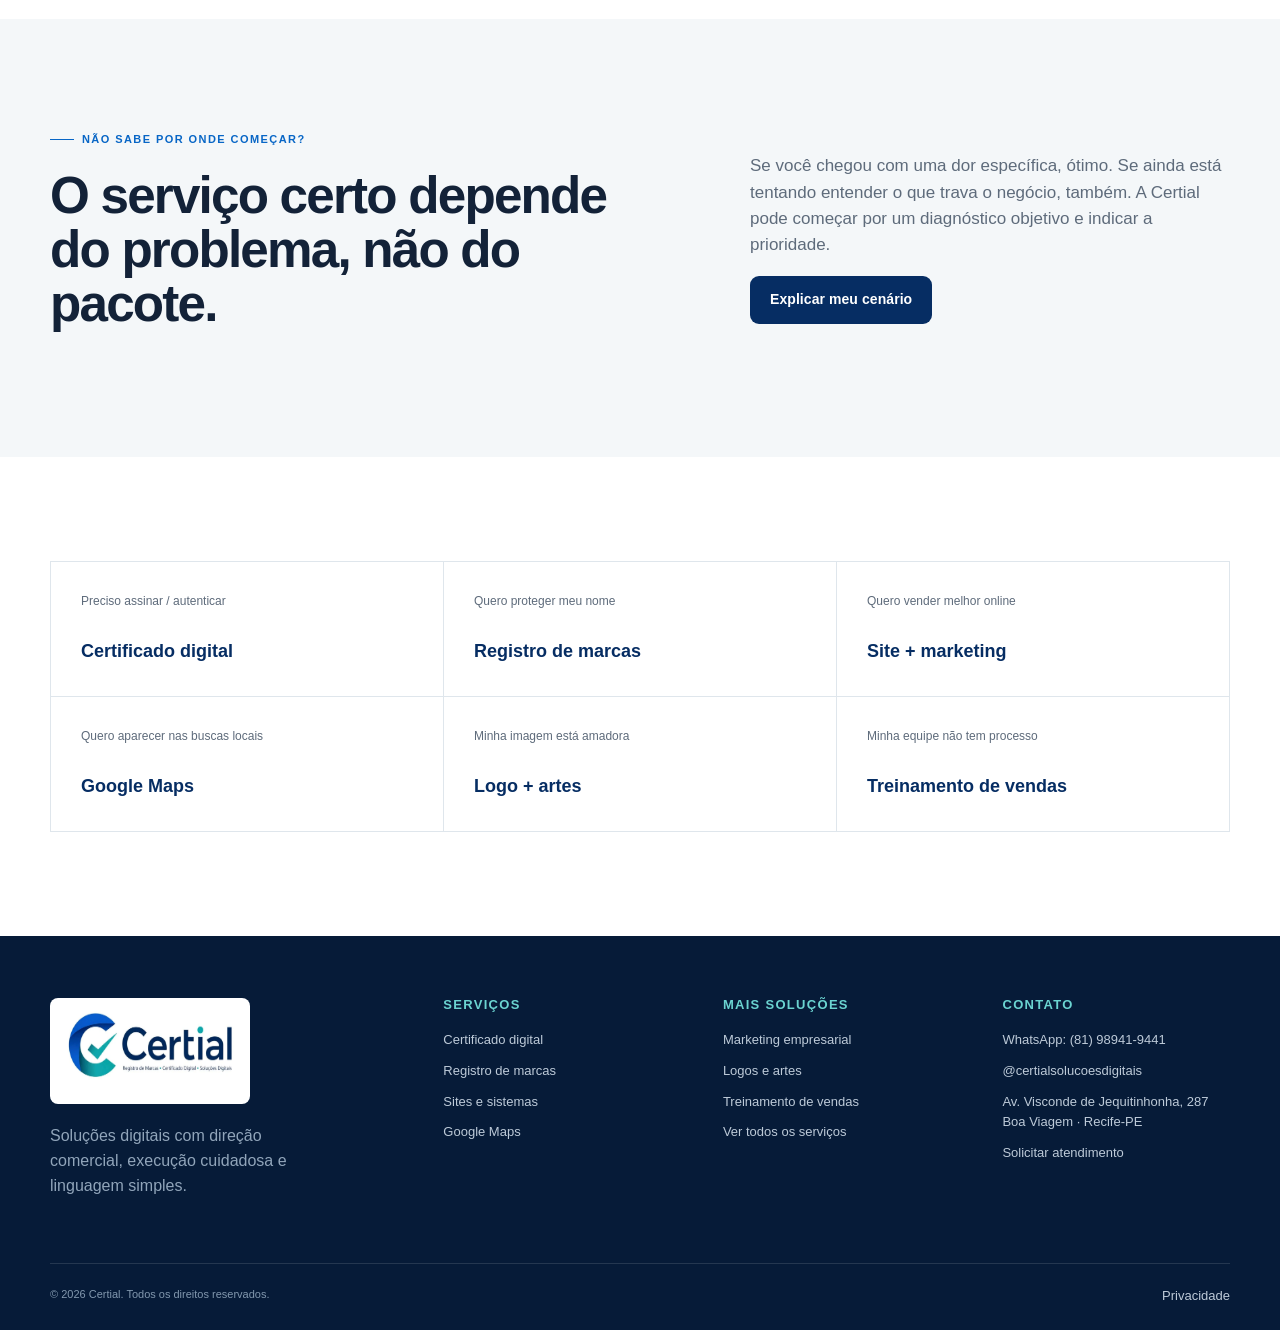
<file: servicos.html>
<!doctype html>
<html lang="pt-BR">
<head>
  <meta charset="utf-8">
  <meta name="viewport" content="width=device-width, initial-scale=1">
  <title>Serviços | Certial</title>
  <meta name="description" content="Conheça as soluções da Certial para certificado digital, marcas, tecnologia, marketing, Google Maps, identidade visual e vendas.">
  <meta name="theme-color" content="#062d63">
  <meta name="color-scheme" content="light">
  <link rel="icon" href="favicon.png" type="image/png">
  <link rel="apple-touch-icon" href="icon-192.png">
  <link rel="manifest" href="manifest.webmanifest">
  <link rel="preload" href="logo-transparent.png" as="image">
  <link rel="stylesheet" href="style.css">
  
</head>
<body>
<a class="skip-link" href="#conteudo">Pular para o conteúdo</a>
<header class="site-header" data-header>
  <div class="container nav-shell">
    <a class="brand" href="index.html" aria-label="Certial — início"><img src="logo-transparent.png" alt="Certial" width="270" height="114"></a>
    <nav class="desktop-nav" aria-label="Navegação principal"><a href="index.html" class="">Início</a><a href="servicos.html" class="is-active">Serviços</a><a href="sobre.html" class="">A Certial</a><a href="contato.html" class="">Contato</a></nav>
    <a class="btn btn-primary header-cta" href="https://wa.me/5581989419441?text=Ol%C3%A1%21%20Vim%20pelo%20site%20da%20Certial%20e%20gostaria%20de%20atendimento." target="_blank" rel="noopener">Falar no WhatsApp</a>
    <button class="menu-toggle" type="button" aria-label="Abrir menu" aria-expanded="false" data-menu-toggle><span></span><span></span></button>
  </div>
  <div class="mobile-panel" data-mobile-menu>
    <div class="container mobile-panel-inner"><a href="index.html" class="">Início</a><a href="servicos.html" class="is-active">Serviços</a><a href="sobre.html" class="">A Certial</a><a href="contato.html" class="">Contato</a><a class="btn btn-primary" href="https://wa.me/5581989419441?text=Ol%C3%A1%21%20Vim%20pelo%20site%20da%20Certial%20e%20gostaria%20de%20atendimento." target="_blank" rel="noopener">Falar no WhatsApp</a></div>
  </div>
</header>
<main id="conteudo">
<section class="page-hero section-pad"><div class="container narrow-left reveal"><span class="eyebrow">Serviços</span><h1>Uma operação digital mais organizada começa pelo gargalo certo.</h1><p>Da documentação à aquisição de clientes, a Certial atua em pontos que impactam confiança, presença, produtividade e vendas.</p></div></section>
<section class="section-pad compact"><div class="container services-grid services-grid-wide"><a class="service-card reveal" href="certificado-digital.html"><span class="icon"><svg viewBox="0 0 24 24" aria-hidden="true"><path d="M8 3h8a2 2 0 0 1 2 2v8a6 6 0 1 1-12 0V5a2 2 0 0 1 2-2Z"/><path d="M9 8h6M9 11h6M9 14h3"/><path d="m9 19-1 3 4-2 4 2-1-3"/></svg></span><div><h3>Certificado digital</h3><p>Emissão e renovação com orientação clara para empresas e profissionais.</p><span class="text-link">Entender a solução <span class="icon"><svg viewBox="0 0 24 24" aria-hidden="true"><path d="M5 12h14M14 7l5 5-5 5"/></svg></span></span></div></a><a class="service-card reveal" href="registro-de-marcas.html"><span class="icon"><svg viewBox="0 0 24 24" aria-hidden="true"><path d="M12 3 4 7v6c0 4.6 3.1 7.6 8 8 4.9-.4 8-3.4 8-8V7l-8-4Z"/><path d="m9 12 2 2 4-4"/></svg></span><div><h3>Registro de marcas</h3><p>Proteja nome, identidade e patrimônio de marca com um processo bem conduzido.</p><span class="text-link">Entender a solução <span class="icon"><svg viewBox="0 0 24 24" aria-hidden="true"><path d="M5 12h14M14 7l5 5-5 5"/></svg></span></span></div></a><a class="service-card reveal" href="sites-sistemas.html"><span class="icon"><svg viewBox="0 0 24 24" aria-hidden="true"><path d="m8 9-3 3 3 3M16 9l3 3-3 3M14 5l-4 14"/></svg></span><div><h3>Sites e sistemas</h3><p>Projetos rápidos, responsivos e pensados para conversão, operação e crescimento.</p><span class="text-link">Entender a solução <span class="icon"><svg viewBox="0 0 24 24" aria-hidden="true"><path d="M5 12h14M14 7l5 5-5 5"/></svg></span></span></div></a><a class="service-card reveal" href="marketing.html"><span class="icon"><svg viewBox="0 0 24 24" aria-hidden="true"><path d="M4 13V9l11-4v12L4 13Z"/><path d="M15 9c2 0 4 1 5 3-1 2-3 3-5 3M6 13l1 6h3l-1-5"/></svg></span><div><h3>Marketing empresarial</h3><p>Estratégia, presença e comunicação para transformar atenção em oportunidade comercial.</p><span class="text-link">Entender a solução <span class="icon"><svg viewBox="0 0 24 24" aria-hidden="true"><path d="M5 12h14M14 7l5 5-5 5"/></svg></span></span></div></a><a class="service-card reveal" href="google-maps.html"><span class="icon"><svg viewBox="0 0 24 24" aria-hidden="true"><path d="M12 21s6-5.2 6-11a6 6 0 1 0-12 0c0 5.8 6 11 6 11Z"/><circle cx="12" cy="10" r="2.2"/></svg></span><div><h3>Google Maps</h3><p>Cadastro, atualização e otimização da presença local para sua empresa ser encontrada com confiança.</p><span class="text-link">Entender a solução <span class="icon"><svg viewBox="0 0 24 24" aria-hidden="true"><path d="M5 12h14M14 7l5 5-5 5"/></svg></span></span></div></a><a class="service-card reveal" href="identidade-visual.html"><span class="icon"><svg viewBox="0 0 24 24" aria-hidden="true"><path d="M12 3a9 9 0 1 0 0 18h2a2 2 0 0 0 0-4h-1a2 2 0 0 1 0-4h2a6 6 0 0 0-3-10Z"/><circle cx="7.5" cy="10" r=".8"/><circle cx="9" cy="6.5" r=".8"/><circle cx="14" cy="6.5" r=".8"/></svg></span><div><h3>Logos e artes</h3><p>Identidade e peças para redes sociais com consistência visual e foco profissional.</p><span class="text-link">Entender a solução <span class="icon"><svg viewBox="0 0 24 24" aria-hidden="true"><path d="M5 12h14M14 7l5 5-5 5"/></svg></span></span></div></a><a class="service-card reveal" href="treinamento-vendas.html"><span class="icon"><svg viewBox="0 0 24 24" aria-hidden="true"><path d="M4 20V10M10 20V4M16 20v-7M22 20H2"/></svg></span><div><h3>Treinamento de vendas</h3><p>Processo, abordagem e rotina comercial para equipes que precisam vender com mais método.</p><span class="text-link">Entender a solução <span class="icon"><svg viewBox="0 0 24 24" aria-hidden="true"><path d="M5 12h14M14 7l5 5-5 5"/></svg></span></span></div></a></div></section>
<section class="section-pad soft-section"><div class="container decision-grid"><div class="reveal"><span class="eyebrow">Não sabe por onde começar?</span><h2>O serviço certo depende do problema, não do pacote.</h2></div><div class="reveal delay-1"><p>Se você chegou com uma dor específica, ótimo. Se ainda está tentando entender o que trava o negócio, também. A Certial pode começar por um diagnóstico objetivo e indicar a prioridade.</p><a class="btn btn-primary" href="contato.html">Explicar meu cenário</a></div></div></section>
<section class="section-pad"><div class="container matrix reveal"><div><span>Preciso assinar / autenticar</span><strong>Certificado digital</strong></div><div><span>Quero proteger meu nome</span><strong>Registro de marcas</strong></div><div><span>Quero vender melhor online</span><strong>Site + marketing</strong></div><div><span>Quero aparecer nas buscas locais</span><strong>Google Maps</strong></div><div><span>Minha imagem está amadora</span><strong>Logo + artes</strong></div><div><span>Minha equipe não tem processo</span><strong>Treinamento de vendas</strong></div></div></section>
</main>
<footer class="site-footer">
  <div class="container footer-grid">
    <div class="footer-brand"><img src="logo.webp" alt="Certial" width="250" height="106"><p>Soluções digitais com direção comercial, execução cuidadosa e linguagem simples.</p></div>
    <div><h3>Serviços</h3><a href="certificado-digital.html">Certificado digital</a><a href="registro-de-marcas.html">Registro de marcas</a><a href="sites-sistemas.html">Sites e sistemas</a><a href="google-maps.html">Google Maps</a></div>
    <div><h3>Mais soluções</h3><a href="marketing.html">Marketing empresarial</a><a href="identidade-visual.html">Logos e artes</a><a href="treinamento-vendas.html">Treinamento de vendas</a><a href="servicos.html">Ver todos os serviços</a></div>
    <div><h3>Contato</h3><a href="https://wa.me/5581989419441?text=Ol%C3%A1%21%20Vim%20pelo%20site%20da%20Certial%20e%20gostaria%20de%20atendimento." target="_blank" rel="noopener">WhatsApp: (81) 98941-9441</a><a href="https://www.instagram.com/certialsolucoesdigitais/" target="_blank" rel="noopener">@certialsolucoesdigitais</a><a href="https://www.google.com/maps/search/?api=1&query=Av.%20Visconde%20de%20Jequitinhonha%20287%2C%20Boa%20Viagem%2C%20Recife%20PE" target="_blank" rel="noopener">Av. Visconde de Jequitinhonha, 287<br>Boa Viagem · Recife-PE</a><a href="contato.html">Solicitar atendimento</a></div>
  </div>
  <div class="container footer-bottom"><span>© <span data-year></span> Certial. Todos os direitos reservados.</span><a href="privacidade.html">Privacidade</a></div>
</footer>
<a class="floating-contact" href="https://wa.me/5581989419441?text=Ol%C3%A1%21%20Vim%20pelo%20site%20da%20Certial%20e%20gostaria%20de%20atendimento." target="_blank" rel="noopener" aria-label="Falar com a Certial pelo WhatsApp"><span>WhatsApp</span><span class="icon"><svg viewBox="0 0 24 24" aria-hidden="true"><path d="M5 12h14M14 7l5 5-5 5"/></svg></span></a>
<script src="script.js" defer></script>
</body>
</html>
</file>
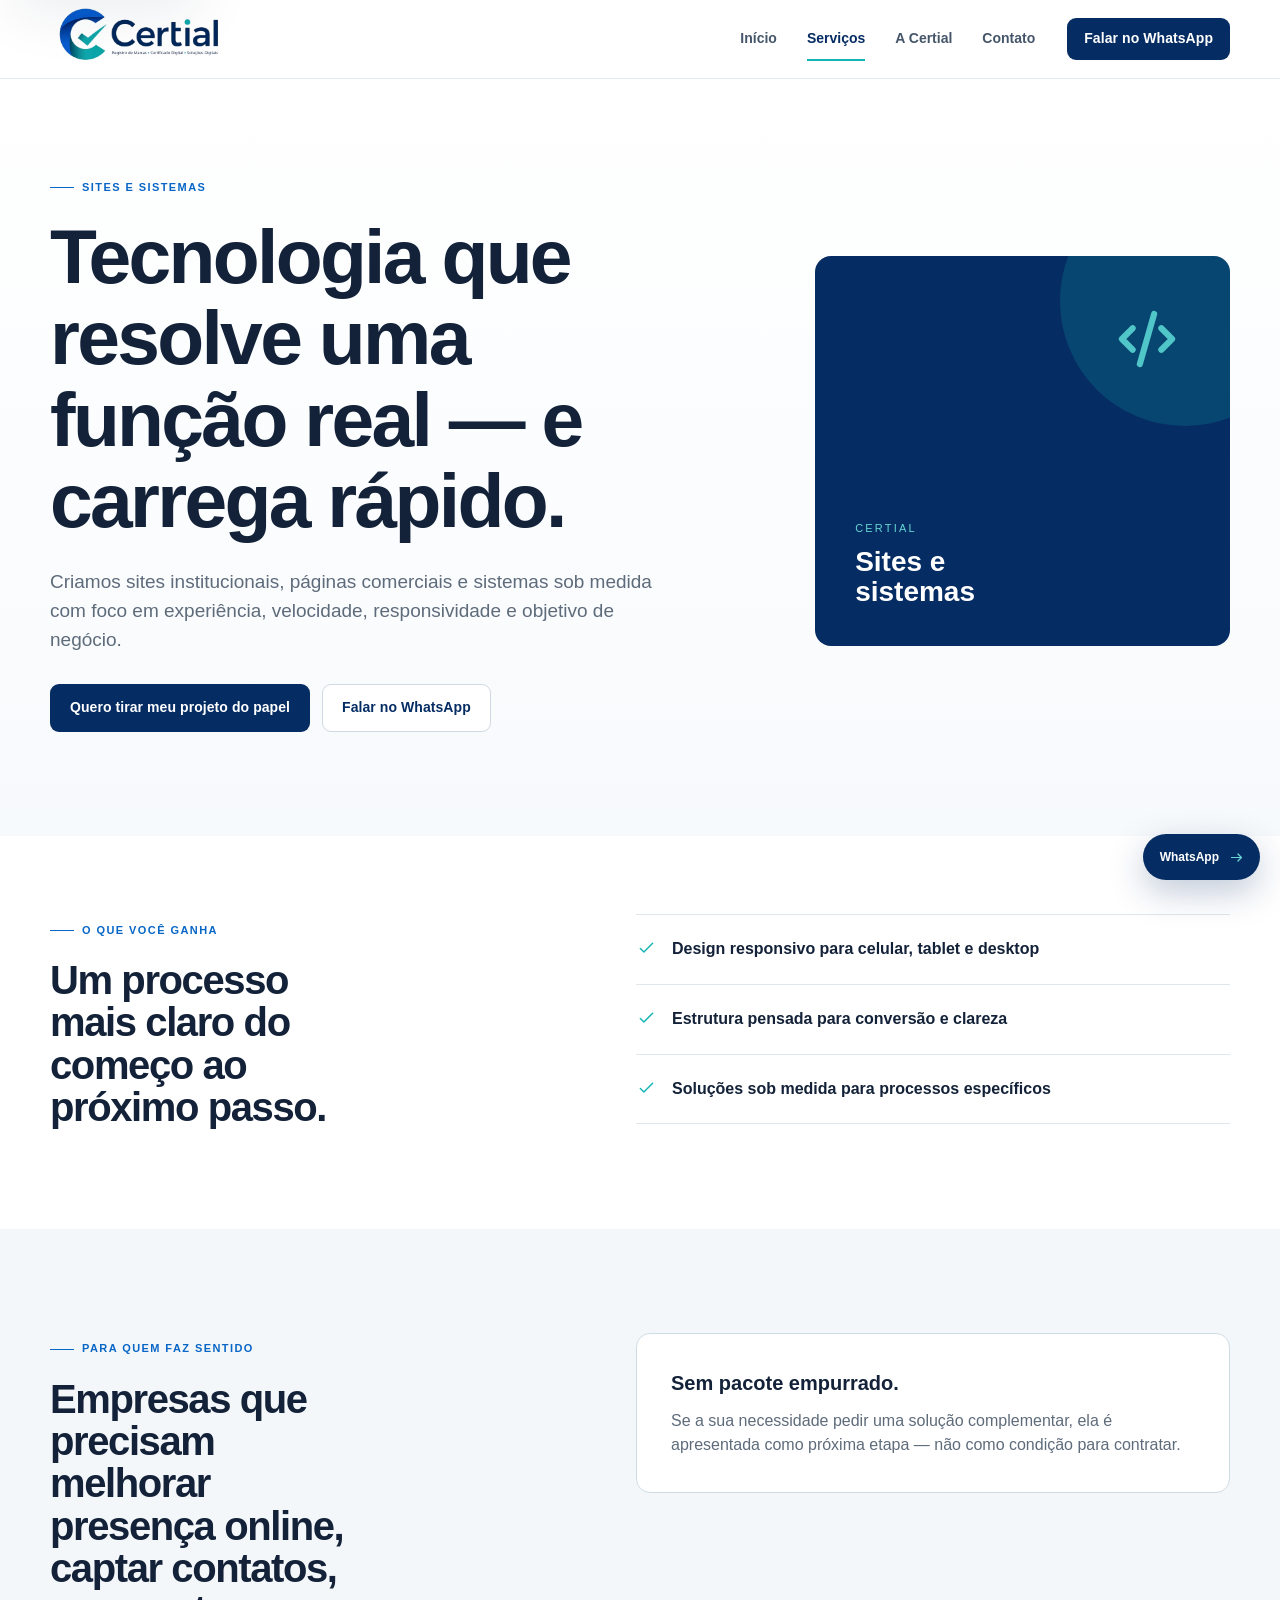
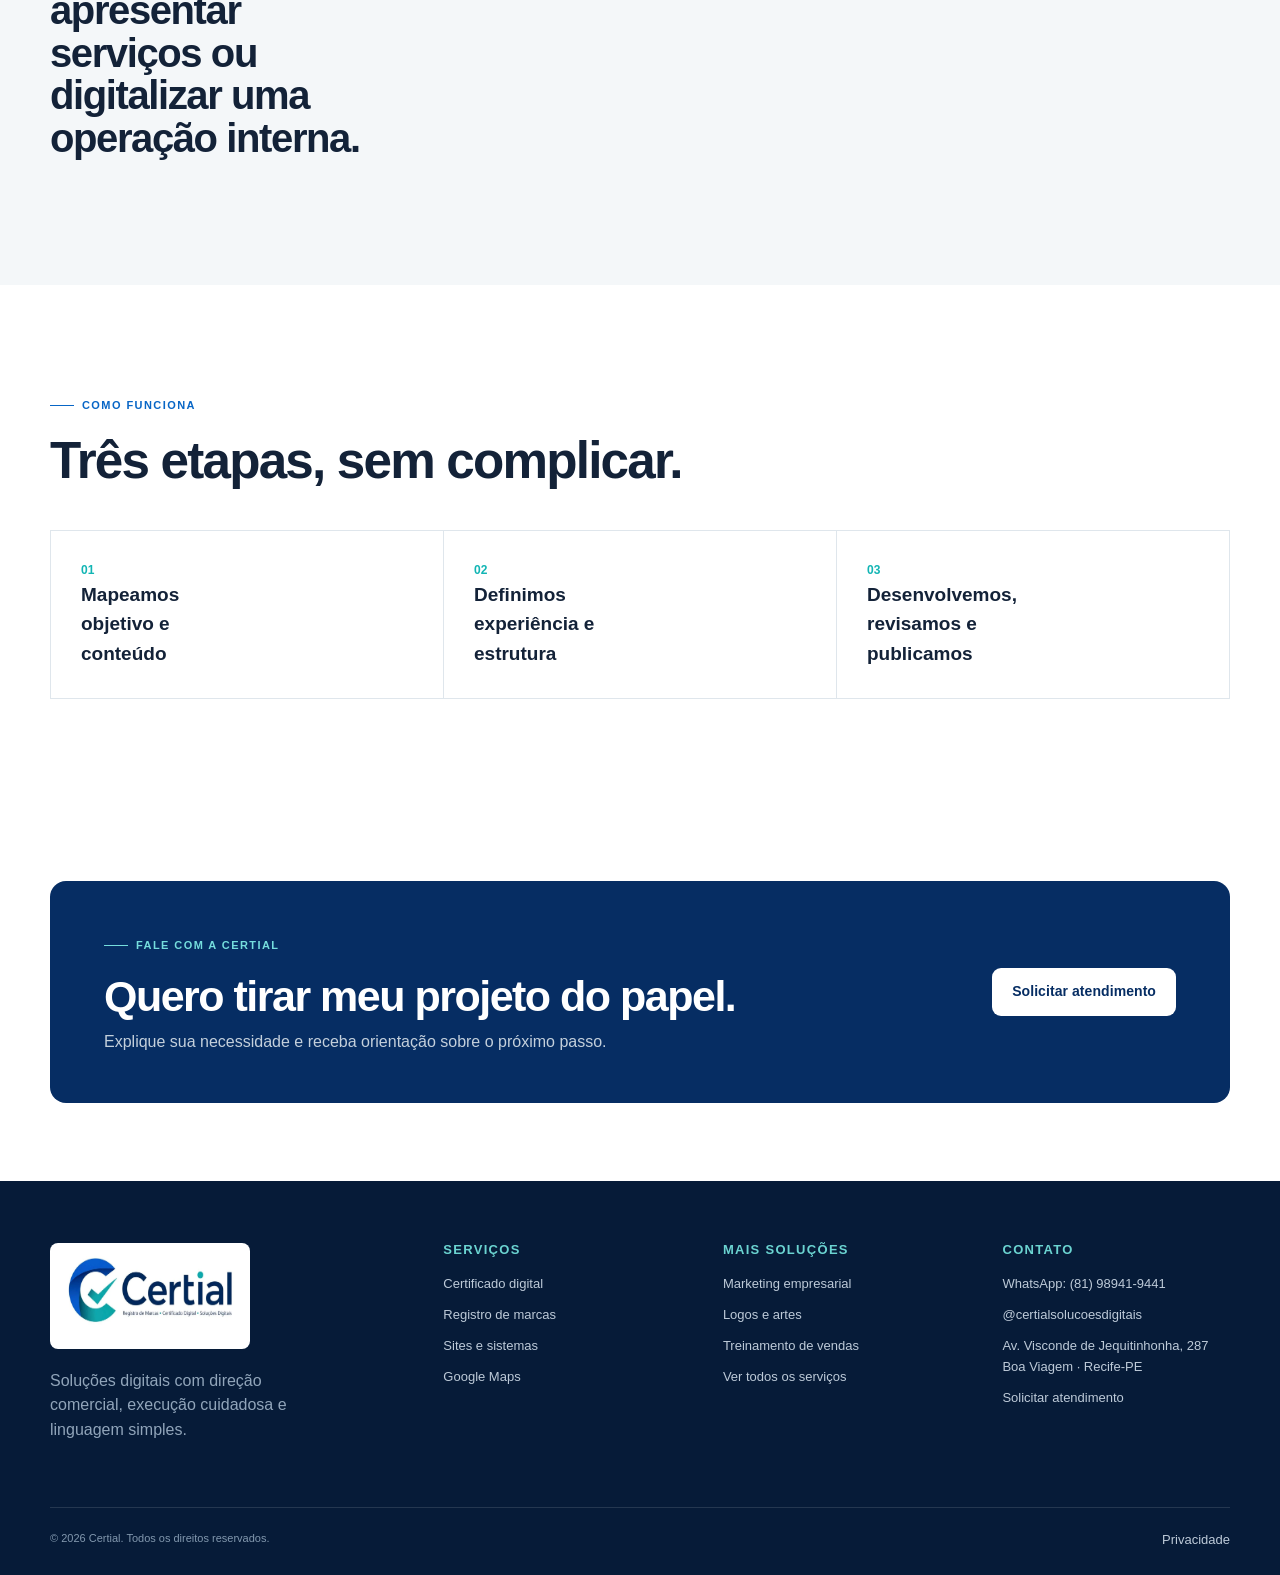
<file: sites-sistemas.html>
<!doctype html>
<html lang="pt-BR">
<head>
  <meta charset="utf-8">
  <meta name="viewport" content="width=device-width, initial-scale=1">
  <title>Sites e sistemas | Certial</title>
  <meta name="description" content="Criamos sites institucionais, páginas comerciais e sistemas sob medida com foco em experiência, velocidade, responsividade e objetivo de negócio.">
  <meta name="theme-color" content="#062d63">
  <meta name="color-scheme" content="light">
  <link rel="icon" href="favicon.png" type="image/png">
  <link rel="apple-touch-icon" href="icon-192.png">
  <link rel="manifest" href="manifest.webmanifest">
  <link rel="preload" href="logo-transparent.png" as="image">
  <link rel="stylesheet" href="style.css">
  
</head>
<body>
<a class="skip-link" href="#conteudo">Pular para o conteúdo</a>
<header class="site-header" data-header>
  <div class="container nav-shell">
    <a class="brand" href="index.html" aria-label="Certial — início"><img src="logo-transparent.png" alt="Certial" width="270" height="114"></a>
    <nav class="desktop-nav" aria-label="Navegação principal"><a href="index.html" class="">Início</a><a href="servicos.html" class="is-active">Serviços</a><a href="sobre.html" class="">A Certial</a><a href="contato.html" class="">Contato</a></nav>
    <a class="btn btn-primary header-cta" href="https://wa.me/5581989419441?text=Ol%C3%A1%21%20Vim%20pelo%20site%20da%20Certial%20e%20gostaria%20de%20atendimento." target="_blank" rel="noopener">Falar no WhatsApp</a>
    <button class="menu-toggle" type="button" aria-label="Abrir menu" aria-expanded="false" data-menu-toggle><span></span><span></span></button>
  </div>
  <div class="mobile-panel" data-mobile-menu>
    <div class="container mobile-panel-inner"><a href="index.html" class="">Início</a><a href="servicos.html" class="is-active">Serviços</a><a href="sobre.html" class="">A Certial</a><a href="contato.html" class="">Contato</a><a class="btn btn-primary" href="https://wa.me/5581989419441?text=Ol%C3%A1%21%20Vim%20pelo%20site%20da%20Certial%20e%20gostaria%20de%20atendimento." target="_blank" rel="noopener">Falar no WhatsApp</a></div>
  </div>
</header>
<main id="conteudo">
<section class="service-hero section-pad"><div class="container service-hero-grid"><div class="reveal"><span class="eyebrow">Sites e sistemas</span><h1>Tecnologia que resolve uma função real — e carrega rápido.</h1><p>Criamos sites institucionais, páginas comerciais e sistemas sob medida com foco em experiência, velocidade, responsividade e objetivo de negócio.</p><div class="hero-actions"><a class="btn btn-primary" href="contato.html?interesse=sites-sistemas">Quero tirar meu projeto do papel</a><a class="btn btn-ghost" href="https://wa.me/5581989419441?text=Ol%C3%A1%21%20Vim%20pelo%20site%20da%20Certial%20e%20gostaria%20de%20atendimento." target="_blank" rel="noopener">Falar no WhatsApp</a></div></div><div class="service-symbol reveal delay-1"><span class="icon"><svg viewBox="0 0 24 24" aria-hidden="true"><path d="m8 9-3 3 3 3M16 9l3 3-3 3M14 5l-4 14"/></svg></span><span>CERTIAL</span><small>Sites e sistemas</small></div></div></section>
<section class="section-pad compact"><div class="container service-detail-grid"><div class="reveal"><span class="eyebrow">O que você ganha</span><h2>Um processo mais claro do começo ao próximo passo.</h2></div><ul class="benefit-list reveal delay-1"><li><span class="icon"><svg viewBox="0 0 24 24" aria-hidden="true"><path d="m5 12 4 4L19 6"/></svg></span><span>Design responsivo para celular, tablet e desktop</span></li><li><span class="icon"><svg viewBox="0 0 24 24" aria-hidden="true"><path d="m5 12 4 4L19 6"/></svg></span><span>Estrutura pensada para conversão e clareza</span></li><li><span class="icon"><svg viewBox="0 0 24 24" aria-hidden="true"><path d="m5 12 4 4L19 6"/></svg></span><span>Soluções sob medida para processos específicos</span></li></ul></div></section>
<section class="section-pad soft-section"><div class="container service-detail-grid"><div class="reveal"><span class="eyebrow">Para quem faz sentido</span><h2>Empresas que precisam melhorar presença online, captar contatos, apresentar serviços ou digitalizar uma operação interna.</h2></div><div class="mini-callout reveal delay-1"><strong>Sem pacote empurrado.</strong><p>Se a sua necessidade pedir uma solução complementar, ela é apresentada como próxima etapa — não como condição para contratar.</p></div></div></section>
<section class="section-pad"><div class="container"><div class="section-heading reveal"><div><span class="eyebrow">Como funciona</span><h2>Três etapas, sem complicar.</h2></div></div><div class="steps-horizontal reveal delay-1"><div><b>01</b><span>Mapeamos objetivo e conteúdo</span></div><div><b>02</b><span>Definimos experiência e estrutura</span></div><div><b>03</b><span>Desenvolvemos, revisamos e publicamos</span></div></div></div></section>
<section class="section-pad compact"><div class="container final-cta reveal"><div><span class="eyebrow light">Fale com a Certial</span><h2>Quero tirar meu projeto do papel.</h2><p>Explique sua necessidade e receba orientação sobre o próximo passo.</p></div><a class="btn btn-light" href="contato.html?interesse=sites-sistemas">Solicitar atendimento</a></div></section>
</main>
<footer class="site-footer">
  <div class="container footer-grid">
    <div class="footer-brand"><img src="logo.webp" alt="Certial" width="250" height="106"><p>Soluções digitais com direção comercial, execução cuidadosa e linguagem simples.</p></div>
    <div><h3>Serviços</h3><a href="certificado-digital.html">Certificado digital</a><a href="registro-de-marcas.html">Registro de marcas</a><a href="sites-sistemas.html">Sites e sistemas</a><a href="google-maps.html">Google Maps</a></div>
    <div><h3>Mais soluções</h3><a href="marketing.html">Marketing empresarial</a><a href="identidade-visual.html">Logos e artes</a><a href="treinamento-vendas.html">Treinamento de vendas</a><a href="servicos.html">Ver todos os serviços</a></div>
    <div><h3>Contato</h3><a href="https://wa.me/5581989419441?text=Ol%C3%A1%21%20Vim%20pelo%20site%20da%20Certial%20e%20gostaria%20de%20atendimento." target="_blank" rel="noopener">WhatsApp: (81) 98941-9441</a><a href="https://www.instagram.com/certialsolucoesdigitais/" target="_blank" rel="noopener">@certialsolucoesdigitais</a><a href="https://www.google.com/maps/search/?api=1&query=Av.%20Visconde%20de%20Jequitinhonha%20287%2C%20Boa%20Viagem%2C%20Recife%20PE" target="_blank" rel="noopener">Av. Visconde de Jequitinhonha, 287<br>Boa Viagem · Recife-PE</a><a href="contato.html">Solicitar atendimento</a></div>
  </div>
  <div class="container footer-bottom"><span>© <span data-year></span> Certial. Todos os direitos reservados.</span><a href="privacidade.html">Privacidade</a></div>
</footer>
<a class="floating-contact" href="https://wa.me/5581989419441?text=Ol%C3%A1%21%20Vim%20pelo%20site%20da%20Certial%20e%20gostaria%20de%20atendimento." target="_blank" rel="noopener" aria-label="Falar com a Certial pelo WhatsApp"><span>WhatsApp</span><span class="icon"><svg viewBox="0 0 24 24" aria-hidden="true"><path d="M5 12h14M14 7l5 5-5 5"/></svg></span></a>
<script src="script.js" defer></script>
</body>
</html>
</file>
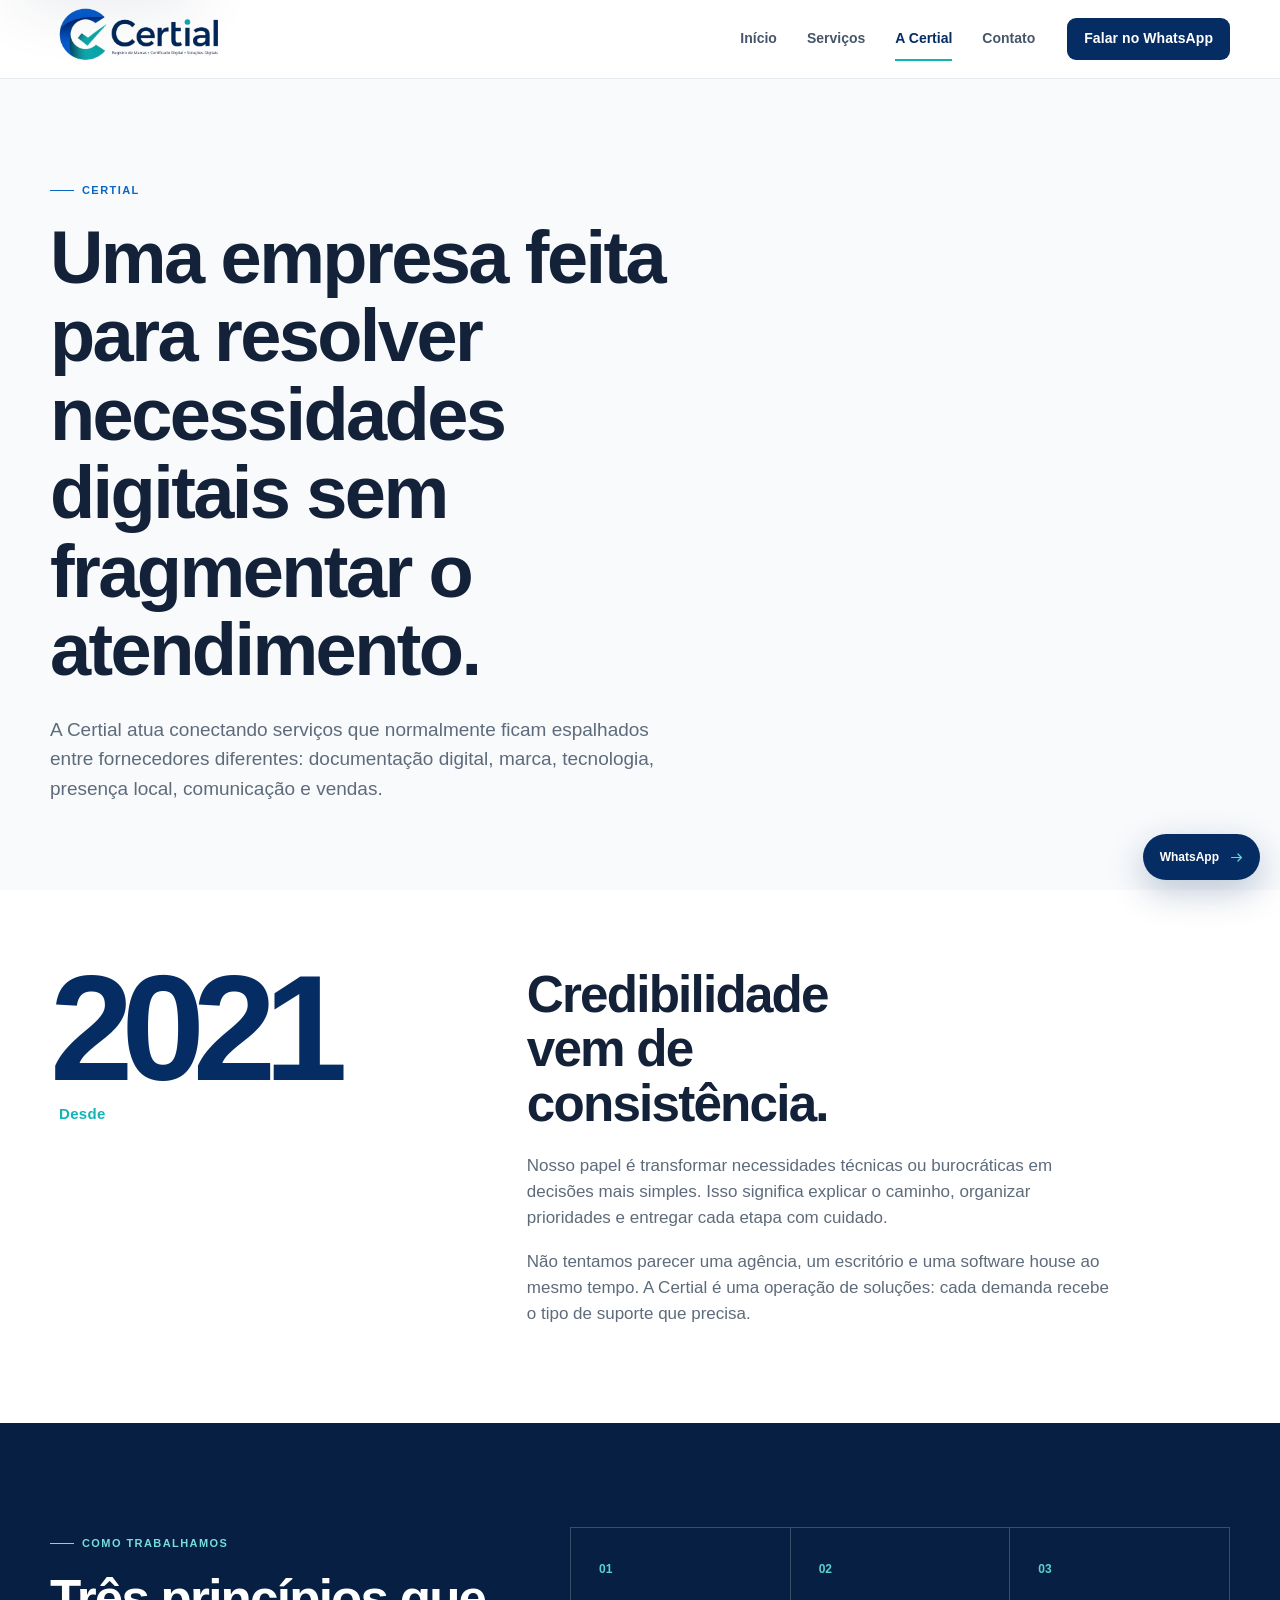
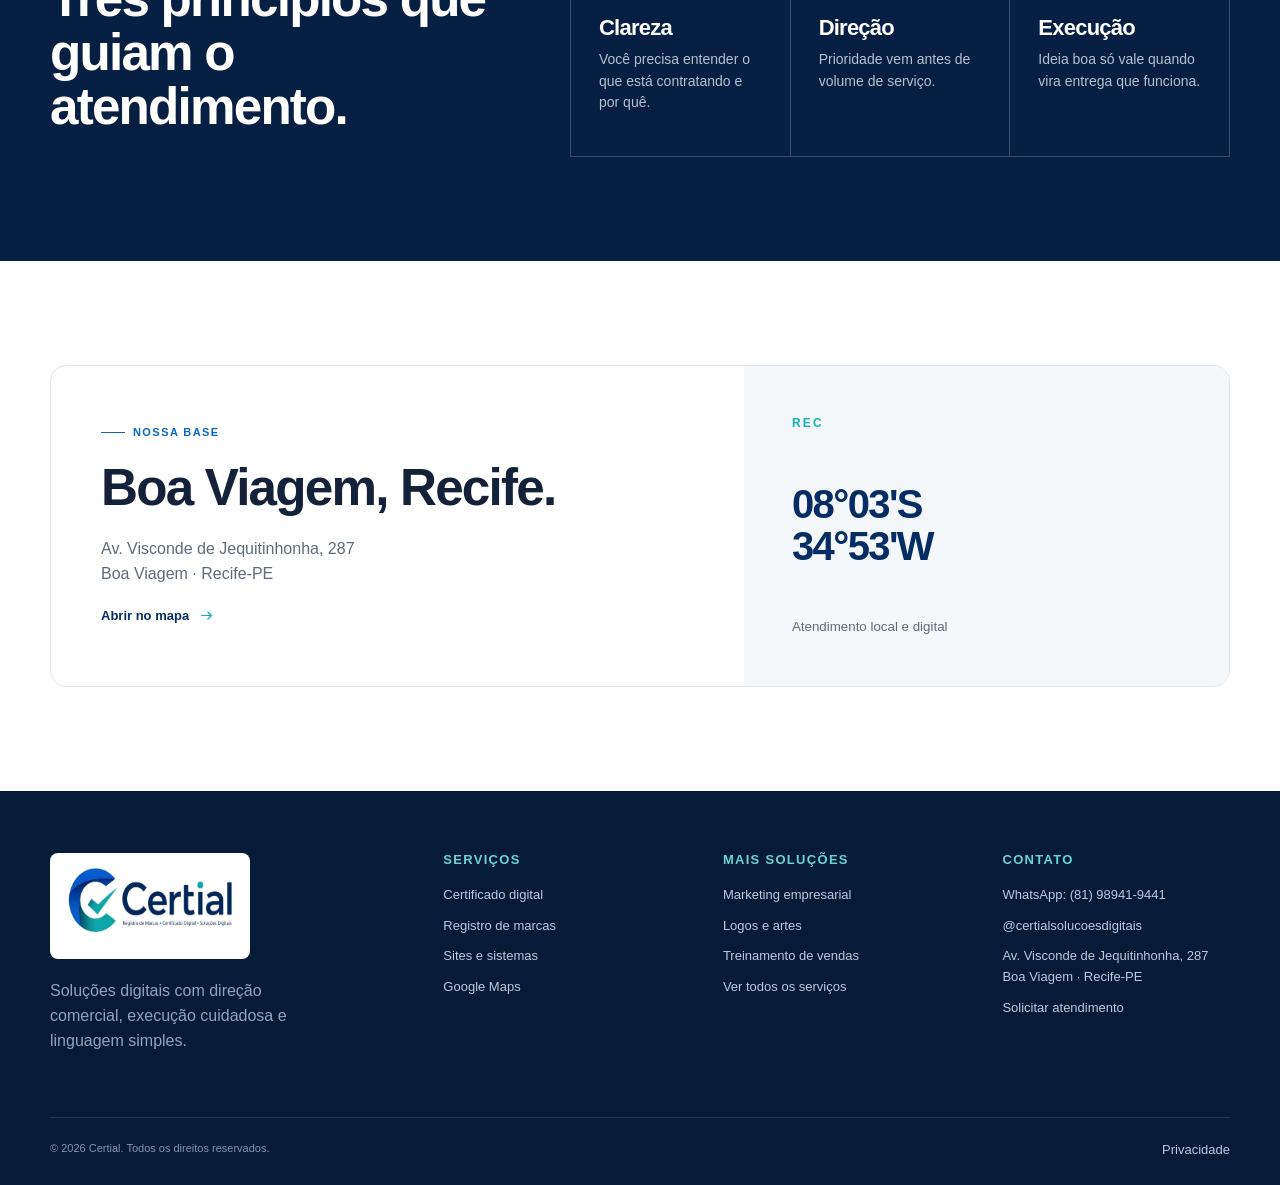
<file: sobre.html>
<!doctype html>
<html lang="pt-BR">
<head>
  <meta charset="utf-8">
  <meta name="viewport" content="width=device-width, initial-scale=1">
  <title>Certial</title>
  <meta name="description" content="Conheça a Certial, empresa de soluções digitais em Boa Viagem, Recife.">
  <meta name="theme-color" content="#062d63">
  <meta name="color-scheme" content="light">
  <link rel="icon" href="favicon.png" type="image/png">
  <link rel="apple-touch-icon" href="icon-192.png">
  <link rel="manifest" href="manifest.webmanifest">
  <link rel="preload" href="logo-transparent.png" as="image">
  <link rel="stylesheet" href="style.css">
  
</head>
<body>
<a class="skip-link" href="#conteudo">Pular para o conteúdo</a>
<header class="site-header" data-header>
  <div class="container nav-shell">
    <a class="brand" href="index.html" aria-label="Certial — início"><img src="logo-transparent.png" alt="Certial" width="270" height="114"></a>
    <nav class="desktop-nav" aria-label="Navegação principal"><a href="index.html" class="">Início</a><a href="servicos.html" class="">Serviços</a><a href="sobre.html" class="is-active">A Certial</a><a href="contato.html" class="">Contato</a></nav>
    <a class="btn btn-primary header-cta" href="https://wa.me/5581989419441?text=Ol%C3%A1%21%20Vim%20pelo%20site%20da%20Certial%20e%20gostaria%20de%20atendimento." target="_blank" rel="noopener">Falar no WhatsApp</a>
    <button class="menu-toggle" type="button" aria-label="Abrir menu" aria-expanded="false" data-menu-toggle><span></span><span></span></button>
  </div>
  <div class="mobile-panel" data-mobile-menu>
    <div class="container mobile-panel-inner"><a href="index.html" class="">Início</a><a href="servicos.html" class="">Serviços</a><a href="sobre.html" class="is-active">A Certial</a><a href="contato.html" class="">Contato</a><a class="btn btn-primary" href="https://wa.me/5581989419441?text=Ol%C3%A1%21%20Vim%20pelo%20site%20da%20Certial%20e%20gostaria%20de%20atendimento." target="_blank" rel="noopener">Falar no WhatsApp</a></div>
  </div>
</header>
<main id="conteudo">
<section class="page-hero section-pad"><div class="container narrow-left reveal"><span class="eyebrow">Certial</span><h1>Uma empresa feita para resolver necessidades digitais sem fragmentar o atendimento.</h1><p>A Certial atua conectando serviços que normalmente ficam espalhados entre fornecedores diferentes: documentação digital, marca, tecnologia, presença local, comunicação e vendas.</p></div></section>
<section class="section-pad compact"><div class="container about-statement"><div class="big-number reveal">2021<span>Desde</span></div><div class="reveal delay-1"><h2>Credibilidade vem de consistência.</h2><p>Nosso papel é transformar necessidades técnicas ou burocráticas em decisões mais simples. Isso significa explicar o caminho, organizar prioridades e entregar cada etapa com cuidado.</p><p>Não tentamos parecer uma agência, um escritório e uma software house ao mesmo tempo. A Certial é uma operação de soluções: cada demanda recebe o tipo de suporte que precisa.</p></div></div></section>
<section class="section-pad dark-section"><div class="container principles"><div class="reveal"><span class="eyebrow light">Como trabalhamos</span><h2>Três princípios que guiam o atendimento.</h2></div><div class="principle-grid reveal delay-1"><article><b>01</b><h3>Clareza</h3><p>Você precisa entender o que está contratando e por quê.</p></article><article><b>02</b><h3>Direção</h3><p>Prioridade vem antes de volume de serviço.</p></article><article><b>03</b><h3>Execução</h3><p>Ideia boa só vale quando vira entrega que funciona.</p></article></div></div></section>
<section class="section-pad"><div class="container location-card reveal"><div><span class="eyebrow">Nossa base</span><h2>Boa Viagem, Recife.</h2><p>Av. Visconde de Jequitinhonha, 287<br>Boa Viagem · Recife-PE</p><a class="text-link" href="https://www.google.com/maps/search/?api=1&query=Av.%20Visconde%20de%20Jequitinhonha%20287%2C%20Boa%20Viagem%2C%20Recife%20PE" target="_blank" rel="noopener">Abrir no mapa <span class="icon"><svg viewBox="0 0 24 24" aria-hidden="true"><path d="M5 12h14M14 7l5 5-5 5"/></svg></span></a></div><div class="location-visual"><span>REC</span><strong>08°03'S<br>34°53'W</strong><small>Atendimento local e digital</small></div></div></section>
</main>
<footer class="site-footer">
  <div class="container footer-grid">
    <div class="footer-brand"><img src="logo.webp" alt="Certial" width="250" height="106"><p>Soluções digitais com direção comercial, execução cuidadosa e linguagem simples.</p></div>
    <div><h3>Serviços</h3><a href="certificado-digital.html">Certificado digital</a><a href="registro-de-marcas.html">Registro de marcas</a><a href="sites-sistemas.html">Sites e sistemas</a><a href="google-maps.html">Google Maps</a></div>
    <div><h3>Mais soluções</h3><a href="marketing.html">Marketing empresarial</a><a href="identidade-visual.html">Logos e artes</a><a href="treinamento-vendas.html">Treinamento de vendas</a><a href="servicos.html">Ver todos os serviços</a></div>
    <div><h3>Contato</h3><a href="https://wa.me/5581989419441?text=Ol%C3%A1%21%20Vim%20pelo%20site%20da%20Certial%20e%20gostaria%20de%20atendimento." target="_blank" rel="noopener">WhatsApp: (81) 98941-9441</a><a href="https://www.instagram.com/certialsolucoesdigitais/" target="_blank" rel="noopener">@certialsolucoesdigitais</a><a href="https://www.google.com/maps/search/?api=1&query=Av.%20Visconde%20de%20Jequitinhonha%20287%2C%20Boa%20Viagem%2C%20Recife%20PE" target="_blank" rel="noopener">Av. Visconde de Jequitinhonha, 287<br>Boa Viagem · Recife-PE</a><a href="contato.html">Solicitar atendimento</a></div>
  </div>
  <div class="container footer-bottom"><span>© <span data-year></span> Certial. Todos os direitos reservados.</span><a href="privacidade.html">Privacidade</a></div>
</footer>
<a class="floating-contact" href="https://wa.me/5581989419441?text=Ol%C3%A1%21%20Vim%20pelo%20site%20da%20Certial%20e%20gostaria%20de%20atendimento." target="_blank" rel="noopener" aria-label="Falar com a Certial pelo WhatsApp"><span>WhatsApp</span><span class="icon"><svg viewBox="0 0 24 24" aria-hidden="true"><path d="M5 12h14M14 7l5 5-5 5"/></svg></span></a>
<script src="script.js" defer></script>
</body>
</html>
</file>
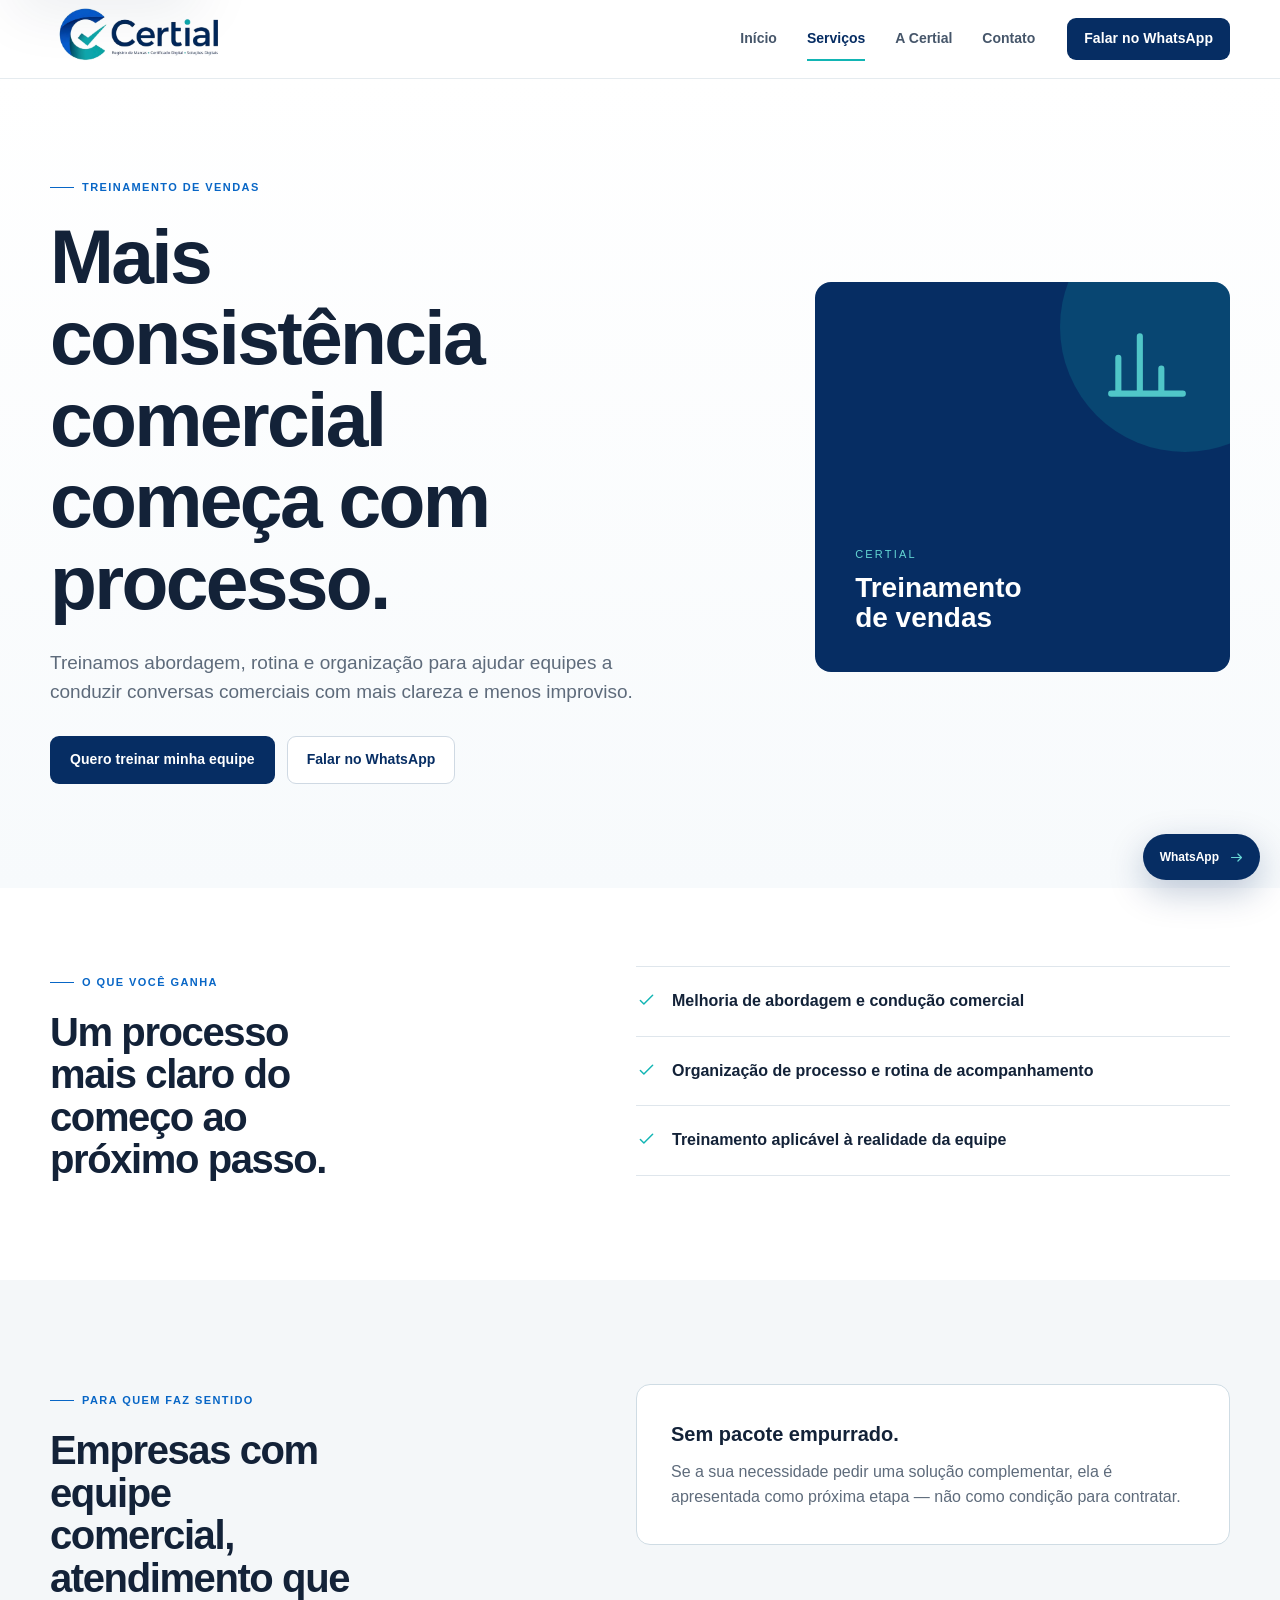
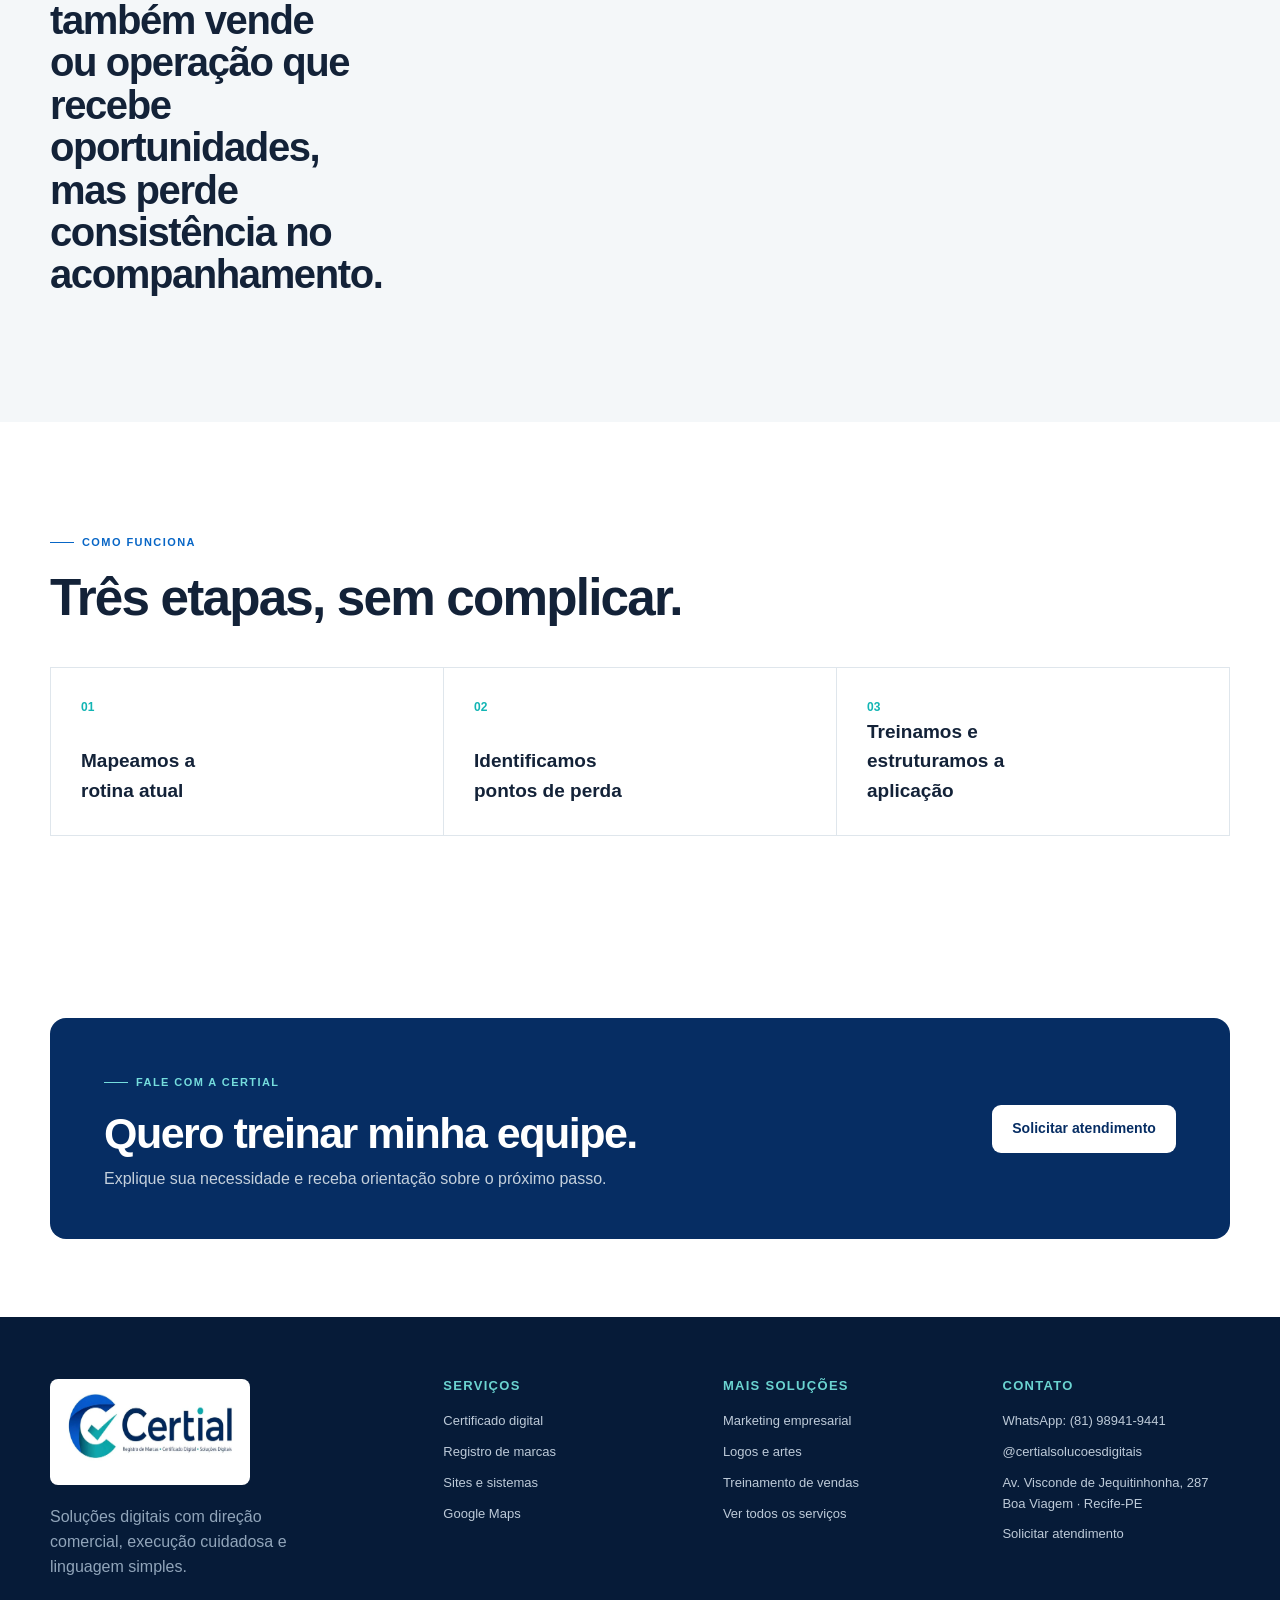
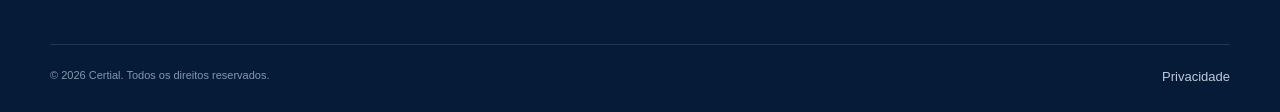
<file: treinamento-vendas.html>
<!doctype html>
<html lang="pt-BR">
<head>
  <meta charset="utf-8">
  <meta name="viewport" content="width=device-width, initial-scale=1">
  <title>Treinamento de vendas | Certial</title>
  <meta name="description" content="Treinamos abordagem, rotina e organização para ajudar equipes a conduzir conversas comerciais com mais clareza e menos improviso.">
  <meta name="theme-color" content="#062d63">
  <meta name="color-scheme" content="light">
  <link rel="icon" href="favicon.png" type="image/png">
  <link rel="apple-touch-icon" href="icon-192.png">
  <link rel="manifest" href="manifest.webmanifest">
  <link rel="preload" href="logo-transparent.png" as="image">
  <link rel="stylesheet" href="style.css">
  
</head>
<body>
<a class="skip-link" href="#conteudo">Pular para o conteúdo</a>
<header class="site-header" data-header>
  <div class="container nav-shell">
    <a class="brand" href="index.html" aria-label="Certial — início"><img src="logo-transparent.png" alt="Certial" width="270" height="114"></a>
    <nav class="desktop-nav" aria-label="Navegação principal"><a href="index.html" class="">Início</a><a href="servicos.html" class="is-active">Serviços</a><a href="sobre.html" class="">A Certial</a><a href="contato.html" class="">Contato</a></nav>
    <a class="btn btn-primary header-cta" href="https://wa.me/5581989419441?text=Ol%C3%A1%21%20Vim%20pelo%20site%20da%20Certial%20e%20gostaria%20de%20atendimento." target="_blank" rel="noopener">Falar no WhatsApp</a>
    <button class="menu-toggle" type="button" aria-label="Abrir menu" aria-expanded="false" data-menu-toggle><span></span><span></span></button>
  </div>
  <div class="mobile-panel" data-mobile-menu>
    <div class="container mobile-panel-inner"><a href="index.html" class="">Início</a><a href="servicos.html" class="is-active">Serviços</a><a href="sobre.html" class="">A Certial</a><a href="contato.html" class="">Contato</a><a class="btn btn-primary" href="https://wa.me/5581989419441?text=Ol%C3%A1%21%20Vim%20pelo%20site%20da%20Certial%20e%20gostaria%20de%20atendimento." target="_blank" rel="noopener">Falar no WhatsApp</a></div>
  </div>
</header>
<main id="conteudo">
<section class="service-hero section-pad"><div class="container service-hero-grid"><div class="reveal"><span class="eyebrow">Treinamento de vendas</span><h1>Mais consistência comercial começa com processo.</h1><p>Treinamos abordagem, rotina e organização para ajudar equipes a conduzir conversas comerciais com mais clareza e menos improviso.</p><div class="hero-actions"><a class="btn btn-primary" href="contato.html?interesse=treinamento-vendas">Quero treinar minha equipe</a><a class="btn btn-ghost" href="https://wa.me/5581989419441?text=Ol%C3%A1%21%20Vim%20pelo%20site%20da%20Certial%20e%20gostaria%20de%20atendimento." target="_blank" rel="noopener">Falar no WhatsApp</a></div></div><div class="service-symbol reveal delay-1"><span class="icon"><svg viewBox="0 0 24 24" aria-hidden="true"><path d="M4 20V10M10 20V4M16 20v-7M22 20H2"/></svg></span><span>CERTIAL</span><small>Treinamento de vendas</small></div></div></section>
<section class="section-pad compact"><div class="container service-detail-grid"><div class="reveal"><span class="eyebrow">O que você ganha</span><h2>Um processo mais claro do começo ao próximo passo.</h2></div><ul class="benefit-list reveal delay-1"><li><span class="icon"><svg viewBox="0 0 24 24" aria-hidden="true"><path d="m5 12 4 4L19 6"/></svg></span><span>Melhoria de abordagem e condução comercial</span></li><li><span class="icon"><svg viewBox="0 0 24 24" aria-hidden="true"><path d="m5 12 4 4L19 6"/></svg></span><span>Organização de processo e rotina de acompanhamento</span></li><li><span class="icon"><svg viewBox="0 0 24 24" aria-hidden="true"><path d="m5 12 4 4L19 6"/></svg></span><span>Treinamento aplicável à realidade da equipe</span></li></ul></div></section>
<section class="section-pad soft-section"><div class="container service-detail-grid"><div class="reveal"><span class="eyebrow">Para quem faz sentido</span><h2>Empresas com equipe comercial, atendimento que também vende ou operação que recebe oportunidades, mas perde consistência no acompanhamento.</h2></div><div class="mini-callout reveal delay-1"><strong>Sem pacote empurrado.</strong><p>Se a sua necessidade pedir uma solução complementar, ela é apresentada como próxima etapa — não como condição para contratar.</p></div></div></section>
<section class="section-pad"><div class="container"><div class="section-heading reveal"><div><span class="eyebrow">Como funciona</span><h2>Três etapas, sem complicar.</h2></div></div><div class="steps-horizontal reveal delay-1"><div><b>01</b><span>Mapeamos a rotina atual</span></div><div><b>02</b><span>Identificamos pontos de perda</span></div><div><b>03</b><span>Treinamos e estruturamos a aplicação</span></div></div></div></section>
<section class="section-pad compact"><div class="container final-cta reveal"><div><span class="eyebrow light">Fale com a Certial</span><h2>Quero treinar minha equipe.</h2><p>Explique sua necessidade e receba orientação sobre o próximo passo.</p></div><a class="btn btn-light" href="contato.html?interesse=treinamento-vendas">Solicitar atendimento</a></div></section>
</main>
<footer class="site-footer">
  <div class="container footer-grid">
    <div class="footer-brand"><img src="logo.webp" alt="Certial" width="250" height="106"><p>Soluções digitais com direção comercial, execução cuidadosa e linguagem simples.</p></div>
    <div><h3>Serviços</h3><a href="certificado-digital.html">Certificado digital</a><a href="registro-de-marcas.html">Registro de marcas</a><a href="sites-sistemas.html">Sites e sistemas</a><a href="google-maps.html">Google Maps</a></div>
    <div><h3>Mais soluções</h3><a href="marketing.html">Marketing empresarial</a><a href="identidade-visual.html">Logos e artes</a><a href="treinamento-vendas.html">Treinamento de vendas</a><a href="servicos.html">Ver todos os serviços</a></div>
    <div><h3>Contato</h3><a href="https://wa.me/5581989419441?text=Ol%C3%A1%21%20Vim%20pelo%20site%20da%20Certial%20e%20gostaria%20de%20atendimento." target="_blank" rel="noopener">WhatsApp: (81) 98941-9441</a><a href="https://www.instagram.com/certialsolucoesdigitais/" target="_blank" rel="noopener">@certialsolucoesdigitais</a><a href="https://www.google.com/maps/search/?api=1&query=Av.%20Visconde%20de%20Jequitinhonha%20287%2C%20Boa%20Viagem%2C%20Recife%20PE" target="_blank" rel="noopener">Av. Visconde de Jequitinhonha, 287<br>Boa Viagem · Recife-PE</a><a href="contato.html">Solicitar atendimento</a></div>
  </div>
  <div class="container footer-bottom"><span>© <span data-year></span> Certial. Todos os direitos reservados.</span><a href="privacidade.html">Privacidade</a></div>
</footer>
<a class="floating-contact" href="https://wa.me/5581989419441?text=Ol%C3%A1%21%20Vim%20pelo%20site%20da%20Certial%20e%20gostaria%20de%20atendimento." target="_blank" rel="noopener" aria-label="Falar com a Certial pelo WhatsApp"><span>WhatsApp</span><span class="icon"><svg viewBox="0 0 24 24" aria-hidden="true"><path d="M5 12h14M14 7l5 5-5 5"/></svg></span></a>
<script src="script.js" defer></script>
</body>
</html>
</file>
<file: style.css>
:root{
  --navy:#062d63;
  --navy-2:#0b3d7a;
  --blue:#0866c6;
  --teal:#12b5b4;
  --ink:#132238;
  --muted:#5e6b7b;
  --line:#dfe6ec;
  --soft:#f4f7f9;
  --white:#fff;
  --radius:14px;
  --shadow:0 20px 60px rgba(15,37,65,.10);
  --container:min(1180px,calc(100% - 40px));
}
*{box-sizing:border-box}
html{scroll-behavior:smooth}
body{margin:0;background:#fff;color:var(--ink);font-family:Inter,ui-sans-serif,-apple-system,BlinkMacSystemFont,"Segoe UI",Roboto,Arial,sans-serif;line-height:1.55;-webkit-font-smoothing:antialiased}
a{color:inherit;text-decoration:none}
img{max-width:100%;display:block}
button,input,select,textarea{font:inherit}
button{color:inherit}
svg{width:100%;height:100%;fill:none;stroke:currentColor;stroke-width:1.7;stroke-linecap:round;stroke-linejoin:round}
::selection{background:#c9efef;color:var(--navy)}
.container{width:var(--container);margin-inline:auto}
.section-pad{padding:104px 0}.section-pad.compact{padding:78px 0}
.skip-link{position:fixed;left:14px;top:14px;z-index:9999;background:#fff;padding:10px 14px;border-radius:8px;transform:translateY(-160%);box-shadow:var(--shadow)}.skip-link:focus{transform:none}
.site-header{position:sticky;top:0;z-index:50;background:rgba(255,255,255,.93);backdrop-filter:blur(14px);border-bottom:1px solid rgba(223,230,236,.8)}
.nav-shell{height:78px;display:flex;align-items:center;gap:32px}.brand{display:flex;align-items:center;margin-right:auto}.brand img{width:177px;height:auto}.desktop-nav{display:flex;gap:30px;align-items:center}.desktop-nav a{font-size:14px;font-weight:650;color:#46566a;position:relative}.desktop-nav a:after{content:"";position:absolute;left:0;right:0;bottom:-11px;height:2px;background:var(--teal);transform:scaleX(0);transform-origin:left;transition:transform .24s}.desktop-nav a:hover:after,.desktop-nav a.is-active:after{transform:scaleX(1)}.desktop-nav a.is-active{color:var(--navy)}
.btn{display:inline-flex;justify-content:center;align-items:center;min-height:48px;padding:0 19px;border-radius:9px;border:1px solid transparent;font-weight:750;font-size:14px;letter-spacing:.005em;cursor:pointer;transition:transform .2s,background .2s,border-color .2s,color .2s}.btn:hover{transform:translateY(-1px)}.btn-primary{background:var(--navy);color:#fff}.btn-primary:hover{background:#0a3a78}.btn-ghost{border-color:#cfd9e3;background:#fff;color:var(--navy)}.btn-ghost:hover{border-color:#9cabb9}.btn-light{background:#fff;color:var(--navy)}.btn-full{width:100%}.header-cta{min-height:42px;padding:0 16px}
.menu-toggle{display:none;border:0;background:transparent;width:44px;height:44px;position:relative}.menu-toggle span{position:absolute;width:21px;height:2px;background:var(--navy);left:12px;transition:.25s}.menu-toggle span:first-child{top:17px}.menu-toggle span:last-child{top:25px}.menu-toggle[aria-expanded="true"] span:first-child{transform:translateY(4px) rotate(45deg)}.menu-toggle[aria-expanded="true"] span:last-child{transform:translateY(-4px) rotate(-45deg)}.mobile-panel{display:none}
.eyebrow{display:inline-flex;align-items:center;gap:8px;text-transform:uppercase;letter-spacing:.13em;font-size:11px;font-weight:850;color:var(--blue);margin-bottom:20px}.eyebrow:before{content:"";width:24px;height:1px;background:currentColor}.eyebrow.light{color:#75dddd}
h1,h2,h3,p{margin-top:0}h1,h2,h3{letter-spacing:-.035em;line-height:1.06}h1{font-size:clamp(44px,6vw,78px);max-width:14ch;margin-bottom:25px}h2{font-size:clamp(34px,4vw,54px);margin-bottom:22px}h3{font-size:22px;margin-bottom:10px}p{color:var(--muted)}
.hero{padding-top:90px;background:linear-gradient(180deg,#fff 0%,#fbfdfe 100%);overflow:hidden}.hero-grid{display:grid;grid-template-columns:minmax(0,1.2fr) minmax(360px,.8fr);gap:74px;align-items:center}.hero h1 em{font-style:normal;color:var(--navy);position:relative}.hero h1 em:after{content:"";position:absolute;left:0;right:3%;bottom:-4px;height:5px;background:linear-gradient(90deg,var(--teal),#5ce0da);border-radius:4px;transform:rotate(-.5deg)}.hero-lead{font-size:19px;line-height:1.65;max-width:690px}.hero-actions{display:flex;gap:12px;flex-wrap:wrap;margin-top:29px}.hero-note{margin-top:29px;font-size:13px;color:#58687a;display:flex;gap:10px;align-items:center}.status-dot{width:8px;height:8px;border-radius:50%;background:var(--teal);box-shadow:0 0 0 5px rgba(18,181,180,.12)}
.hero-panel{background:var(--navy);color:#fff;padding:34px 34px 30px;border-radius:16px;box-shadow:0 28px 80px rgba(6,45,99,.22);position:relative}.hero-panel:before{content:"";position:absolute;inset:12px;border:1px solid rgba(255,255,255,.08);border-radius:10px;pointer-events:none}.panel-kicker{font-size:10px;letter-spacing:.2em;color:#8fdcde;margin-bottom:26px}.panel-focus{display:grid;grid-template-columns:43px 1fr;gap:2px 14px;position:relative;z-index:1}.panel-focus span{grid-row:1/3;font-size:13px;color:#65d6d5;padding-top:2px}.panel-focus strong{font-size:19px}.panel-focus small{color:#b6c7da;line-height:1.5;margin-top:5px}.panel-line{height:1px;background:rgba(255,255,255,.12);margin:25px 0}
.hero-proof{display:grid;grid-template-columns:repeat(4,1fr);margin-top:78px;border-top:1px solid var(--line);border-bottom:1px solid var(--line)}.hero-proof span{padding:18px 20px;text-align:center;border-right:1px solid var(--line);font-size:12px;text-transform:uppercase;letter-spacing:.08em;font-weight:750;color:#556576}.hero-proof span:last-child{border-right:0}
.section-heading{display:grid;grid-template-columns:1.2fr .8fr;gap:70px;align-items:end;margin-bottom:42px}.section-heading h2{margin-bottom:0}.section-heading>p{font-size:17px;max-width:520px;margin-bottom:4px}
.services-grid{display:grid;grid-template-columns:repeat(2,1fr);border-top:1px solid var(--line)}.service-card{display:grid;grid-template-columns:56px 1fr;gap:22px;padding:32px 25px 32px 0;border-bottom:1px solid var(--line);transition:padding-left .22s,background .22s}.service-card:nth-child(odd){border-right:1px solid var(--line);padding-right:34px}.service-card:nth-child(even){padding-left:34px}.service-card:hover{background:#f8fafb}.icon{width:28px;height:28px;display:inline-flex;color:var(--teal);flex:0 0 auto}.service-card>.icon{width:32px;height:32px;color:var(--navy);margin-top:2px}.service-card p{margin-bottom:17px;max-width:46ch}.text-link{display:inline-flex;align-items:center;gap:9px;color:var(--navy);font-size:13px;font-weight:800}.text-link .icon{width:17px;height:17px}.services-grid-wide{grid-template-columns:repeat(2,1fr)}
.dark-section{background:#071f42;color:#fff}.dark-section p{color:#b5c1ce}.split-feature{display:grid;grid-template-columns:.9fr 1.1fr;gap:110px;align-items:center}.split-feature h2{max-width:12ch}.split-feature p{font-size:17px;max-width:54ch}.process-list{border-top:1px solid rgba(255,255,255,.17)}.process-list>div{display:grid;grid-template-columns:58px 1fr;padding:25px 0;border-bottom:1px solid rgba(255,255,255,.17)}.process-list b{font-size:12px;color:#68d4d3}.process-list span{display:grid;gap:6px}.process-list strong{font-size:18px}.process-list small{color:#9fb1c4}
.focus-grid{display:grid;grid-template-columns:1.2fr .8fr;grid-template-rows:auto auto;gap:16px}.focus-primary{grid-row:1/3;background:var(--soft);padding:52px;border-radius:14px;min-height:460px;display:flex;flex-direction:column;justify-content:flex-end}.focus-primary h2{max-width:10ch}.focus-primary p{font-size:17px;max-width:50ch}.focus-secondary{border:1px solid var(--line);padding:32px;border-radius:14px}.focus-secondary>span{font-size:11px;text-transform:uppercase;letter-spacing:.12em;color:var(--blue);font-weight:800}.focus-secondary h3{font-size:26px;margin-top:14px}.focus-secondary a{font-size:13px;color:var(--navy);font-weight:800}.two-col-cta{display:grid;grid-template-columns:1fr .8fr;gap:70px;padding:50px;border:1px solid var(--line);border-radius:16px}.two-col-cta h2{margin-bottom:0}.two-col-cta p{font-size:17px}
.faq-section{background:#fbfcfd}.faq-wrap{display:grid;grid-template-columns:.8fr 1.2fr;gap:90px}.faq-list{border-top:1px solid var(--line)}details{border-bottom:1px solid var(--line);padding:0}summary{list-style:none;cursor:pointer;font-weight:780;padding:24px 38px 24px 0;position:relative}summary::-webkit-details-marker{display:none}summary:after{content:"+";position:absolute;right:5px;font-size:23px;font-weight:400;top:18px;color:var(--teal)}details[open] summary:after{content:"−"}details p{padding:0 40px 22px 0;margin:0;max-width:62ch}
.page-hero{padding-top:95px;padding-bottom:68px;background:#f8fafc}.narrow-left{max-width:980px;margin-left:max(20px,calc((100vw - 1180px)/2))}.narrow-left h1{font-size:clamp(46px,6vw,74px);max-width:16ch}.narrow-left p{font-size:19px;max-width:60ch}.decision-grid{display:grid;grid-template-columns:1fr .8fr;gap:100px;align-items:center}.decision-grid p{font-size:17px}.soft-section{background:var(--soft)}.matrix{display:grid;grid-template-columns:repeat(3,1fr);border-top:1px solid var(--line);border-left:1px solid var(--line)}.matrix>div{padding:30px;border-right:1px solid var(--line);border-bottom:1px solid var(--line);min-height:135px;display:flex;flex-direction:column;justify-content:space-between}.matrix span{font-size:12px;color:var(--muted)}.matrix strong{font-size:18px;color:var(--navy)}
.service-hero{padding-top:92px;background:linear-gradient(180deg,#fff,#f7fafc)}.service-hero-grid{display:grid;grid-template-columns:1.05fr .65fr;gap:95px;align-items:center}.service-hero h1{max-width:13ch}.service-hero p{font-size:19px;max-width:60ch}.service-symbol{background:var(--navy);min-height:390px;border-radius:16px;padding:40px;color:#fff;display:flex;flex-direction:column;justify-content:flex-end;position:relative;overflow:hidden}.service-symbol:before{content:"";position:absolute;width:250px;height:250px;border-radius:50%;background:rgba(18,181,180,.18);right:-80px;top:-80px}.service-symbol>.icon{position:absolute;right:40px;top:40px;width:86px;height:86px;color:#58d4d2;opacity:.9}.service-symbol span{font-size:11px;letter-spacing:.2em;color:#64d6d3}.service-symbol small{font-size:28px;max-width:10ch;font-weight:750;line-height:1.06;margin-top:10px}.service-detail-grid{display:grid;grid-template-columns:.9fr 1.1fr;gap:100px;align-items:start}.service-detail-grid h2{font-size:40px;max-width:14ch}.benefit-list{list-style:none;margin:0;padding:0;border-top:1px solid var(--line)}.benefit-list li{display:flex;gap:15px;align-items:flex-start;padding:22px 0;border-bottom:1px solid var(--line);font-weight:670}.benefit-list .icon{width:21px;height:21px;margin-top:1px}.mini-callout{padding:34px;border:1px solid #cfdce4;border-radius:14px;background:#fff}.mini-callout strong{font-size:20px}.mini-callout p{margin:10px 0 0}.steps-horizontal{display:grid;grid-template-columns:repeat(3,1fr);border-top:1px solid var(--line);border-left:1px solid var(--line)}.steps-horizontal>div{padding:30px;min-height:160px;border-right:1px solid var(--line);border-bottom:1px solid var(--line);display:flex;flex-direction:column;justify-content:space-between}.steps-horizontal b{font-size:12px;color:var(--teal)}.steps-horizontal span{font-size:19px;font-weight:750;max-width:16ch}.final-cta{padding:48px 54px;background:var(--navy);border-radius:16px;color:#fff;display:flex;align-items:center;justify-content:space-between;gap:30px}.final-cta h2{font-size:43px;margin-bottom:10px}.final-cta p{color:#c4d0dc;margin-bottom:0}
.about-statement{display:grid;grid-template-columns:.55fr 1fr;gap:90px;align-items:start}.big-number{font-size:150px;line-height:.8;font-weight:850;letter-spacing:-.08em;color:var(--navy)}.big-number span{display:block;font-size:15px;letter-spacing:.02em;margin:20px 0 0 9px;color:var(--teal)}.about-statement h2{max-width:12ch}.about-statement p{font-size:17px;max-width:62ch}.principles{display:grid;grid-template-columns:.8fr 1.2fr;gap:80px}.principle-grid{display:grid;grid-template-columns:repeat(3,1fr);border-top:1px solid rgba(255,255,255,.2);border-left:1px solid rgba(255,255,255,.2)}.principle-grid article{padding:28px;border-right:1px solid rgba(255,255,255,.2);border-bottom:1px solid rgba(255,255,255,.2)}.principle-grid b{color:#5bd2d0;font-size:12px}.principle-grid h3{margin-top:35px}.principle-grid p{font-size:14px}.location-card{display:grid;grid-template-columns:1fr .7fr;border:1px solid var(--line);border-radius:16px;overflow:hidden}.location-card>div:first-child{padding:50px}.location-visual{background:var(--soft);padding:48px;display:flex;flex-direction:column;justify-content:space-between;min-height:320px}.location-visual span{font-size:12px;letter-spacing:.18em;color:var(--teal);font-weight:800}.location-visual strong{font-size:40px;line-height:1.05;color:var(--navy);letter-spacing:-.04em}.location-visual small{color:var(--muted)}
.contact-hero{padding-top:92px}.contact-grid{display:grid;grid-template-columns:.85fr 1.15fr;gap:90px;align-items:start}.contact-grid h1{font-size:clamp(45px,5vw,68px);max-width:11ch}.contact-grid>div>p{font-size:18px;max-width:54ch}.contact-meta{display:grid;gap:12px;margin-top:40px}.contact-meta a{padding:18px 0;border-top:1px solid var(--line);display:grid;gap:4px}.contact-meta span{font-size:11px;text-transform:uppercase;letter-spacing:.1em;color:var(--muted)}.contact-meta strong{color:var(--navy)}.lead-form{background:#f7f9fb;border:1px solid var(--line);padding:34px;border-radius:14px;display:grid;gap:18px}.lead-form label{display:grid;gap:8px;font-size:13px;font-weight:750}.lead-form input,.lead-form select,.lead-form textarea{width:100%;border:1px solid #ccd7e1;background:#fff;border-radius:9px;padding:13px 14px;outline:none;transition:border-color .2s,box-shadow .2s;color:var(--ink)}.lead-form input:focus,.lead-form select:focus,.lead-form textarea:focus{border-color:#66a8d9;box-shadow:0 0 0 3px rgba(8,102,198,.09)}.lead-form textarea{resize:vertical}.lead-form small{font-size:11px;color:#718092;line-height:1.5}.modal{position:fixed;inset:0;display:none;z-index:100}.modal.is-open{display:block}.modal-backdrop{position:absolute;inset:0;background:rgba(4,17,36,.62);backdrop-filter:blur(4px)}.modal-card{position:relative;z-index:1;width:min(620px,calc(100% - 32px));margin:8vh auto;background:#fff;border-radius:14px;padding:34px;box-shadow:0 30px 90px rgba(0,0,0,.25)}.modal-close{position:absolute;right:14px;top:10px;background:transparent;border:0;font-size:30px;cursor:pointer}.modal-card h2{font-size:34px}.modal-card textarea{width:100%;padding:14px;border:1px solid var(--line);border-radius:8px;background:#f7f9fb;color:var(--ink);resize:none}.modal-actions{display:flex;gap:10px;margin-top:16px}.copy-status{font-size:12px;margin:10px 0 0;color:var(--teal);min-height:18px}.prose{max-width:760px}.prose h2{font-size:28px;margin-top:40px}.prose p{font-size:17px}.not-found{min-height:65vh;display:flex;align-items:center}.not-found h1{max-width:10ch}.not-found p{font-size:18px}
.site-footer{background:#061b38;color:#fff;padding:62px 0 24px}.footer-grid{display:grid;grid-template-columns:1.5fr repeat(3,1fr);gap:52px}.footer-brand img{width:200px;background:#fff;border-radius:8px;padding:7px 9px}.footer-brand p{max-width:32ch;color:#91a5ba;margin-top:20px}.site-footer h3{font-size:13px;text-transform:uppercase;letter-spacing:.1em;color:#6bd4d1;margin-bottom:18px}.site-footer a{display:block;color:#bdcad8;font-size:13px;margin:10px 0;line-height:1.6}.site-footer a:hover{color:#fff}.footer-bottom{border-top:1px solid rgba(255,255,255,.12);margin-top:48px;padding-top:22px;display:flex;justify-content:space-between;gap:20px;color:#8298ae;font-size:11px}.footer-bottom a{margin:0}.floating-contact{position:fixed;right:20px;bottom:20px;z-index:40;background:var(--navy);color:#fff;display:flex;align-items:center;gap:9px;height:46px;padding:0 15px 0 17px;border-radius:30px;box-shadow:0 12px 35px rgba(6,45,99,.25);font-size:12px;font-weight:800}.floating-contact .icon{width:17px;height:17px;color:#68d8d6}
.reveal{opacity:0;transform:translateY(18px);transition:opacity .7s ease,transform .7s ease}.reveal.is-visible{opacity:1;transform:none}.delay-1{transition-delay:.08s}.delay-2{transition-delay:.16s}
@media (max-width:980px){
  :root{--container:min(100% - 32px,760px)}.section-pad{padding:78px 0}.section-pad.compact{padding:62px 0}.desktop-nav,.header-cta{display:none}.menu-toggle{display:block}.mobile-panel{display:block;max-height:0;overflow:hidden;background:#fff;border-top:1px solid transparent;transition:max-height .35s ease,border-color .35s}.mobile-panel.is-open{max-height:420px;border-color:var(--line)}.mobile-panel-inner{padding:18px 0 22px;display:grid;gap:6px}.mobile-panel a:not(.btn){padding:12px 0;border-bottom:1px solid #edf1f4;font-weight:700}.mobile-panel .btn{margin-top:10px}.hero-grid,.service-hero-grid,.contact-grid{grid-template-columns:1fr;gap:48px}.hero-panel{max-width:620px}.hero-proof{grid-template-columns:repeat(2,1fr)}.hero-proof span:nth-child(2){border-right:0}.hero-proof span:nth-child(-n+2){border-bottom:1px solid var(--line)}.section-heading,.split-feature,.decision-grid,.service-detail-grid,.about-statement,.principles,.faq-wrap,.two-col-cta{grid-template-columns:1fr;gap:42px}.services-grid{grid-template-columns:1fr}.service-card:nth-child(odd){border-right:0;padding-right:0}.service-card:nth-child(even){padding-left:0}.focus-grid{grid-template-columns:1fr;grid-template-rows:auto}.focus-primary{grid-row:auto;min-height:380px}.matrix{grid-template-columns:repeat(2,1fr)}.steps-horizontal{grid-template-columns:1fr}.final-cta{align-items:flex-start;flex-direction:column}.principle-grid{grid-template-columns:1fr}.location-card{grid-template-columns:1fr}.footer-grid{grid-template-columns:1.4fr 1fr 1fr}.footer-grid>div:last-child{grid-column:1/-1}.narrow-left{margin-inline:auto;width:var(--container);max-width:none}
}
@media (max-width:640px){
  :root{--container:calc(100% - 28px)}.nav-shell{height:68px}.brand img{width:155px}.section-pad{padding:62px 0}.section-pad.compact{padding:52px 0}h1{font-size:43px}h2{font-size:34px}.hero{padding-top:60px}.hero h1{font-size:48px}.hero-lead,.narrow-left p,.service-hero p{font-size:17px}.hero-panel{padding:28px 24px}.hero-proof{margin-top:52px}.hero-proof span{padding:15px 8px;font-size:10px}.section-heading{margin-bottom:26px}.service-card{grid-template-columns:44px 1fr;padding-top:25px;padding-bottom:25px}.focus-primary{padding:32px;min-height:340px}.focus-secondary{padding:26px}.two-col-cta{padding:30px}.matrix{grid-template-columns:1fr}.matrix>div{min-height:110px}.service-symbol{min-height:300px;padding:28px}.service-symbol>.icon{width:68px;height:68px;right:28px;top:28px}.service-detail-grid h2{font-size:34px}.steps-horizontal>div{min-height:125px}.final-cta{padding:34px 28px}.final-cta h2{font-size:34px}.big-number{font-size:110px}.principle-grid{display:block;border-left:1px solid rgba(255,255,255,.2)}.location-card>div:first-child,.location-visual{padding:32px}.contact-grid{gap:44px}.lead-form{padding:24px 18px}.modal-card{padding:28px 20px}.modal-actions{flex-direction:column}.footer-grid{grid-template-columns:1fr 1fr;gap:34px}.footer-brand{grid-column:1/-1}.footer-grid>div:last-child{grid-column:auto}.footer-bottom{flex-direction:column}.floating-contact span{display:none}.floating-contact{width:48px;height:48px;padding:0;justify-content:center}.floating-contact .icon{width:20px;height:20px}.floating-contact{right:14px;bottom:14px}
}
@media (prefers-reduced-motion:reduce){html{scroll-behavior:auto}.reveal{opacity:1;transform:none;transition:none}.btn,.desktop-nav a:after,.mobile-panel{transition:none}}
</file>
